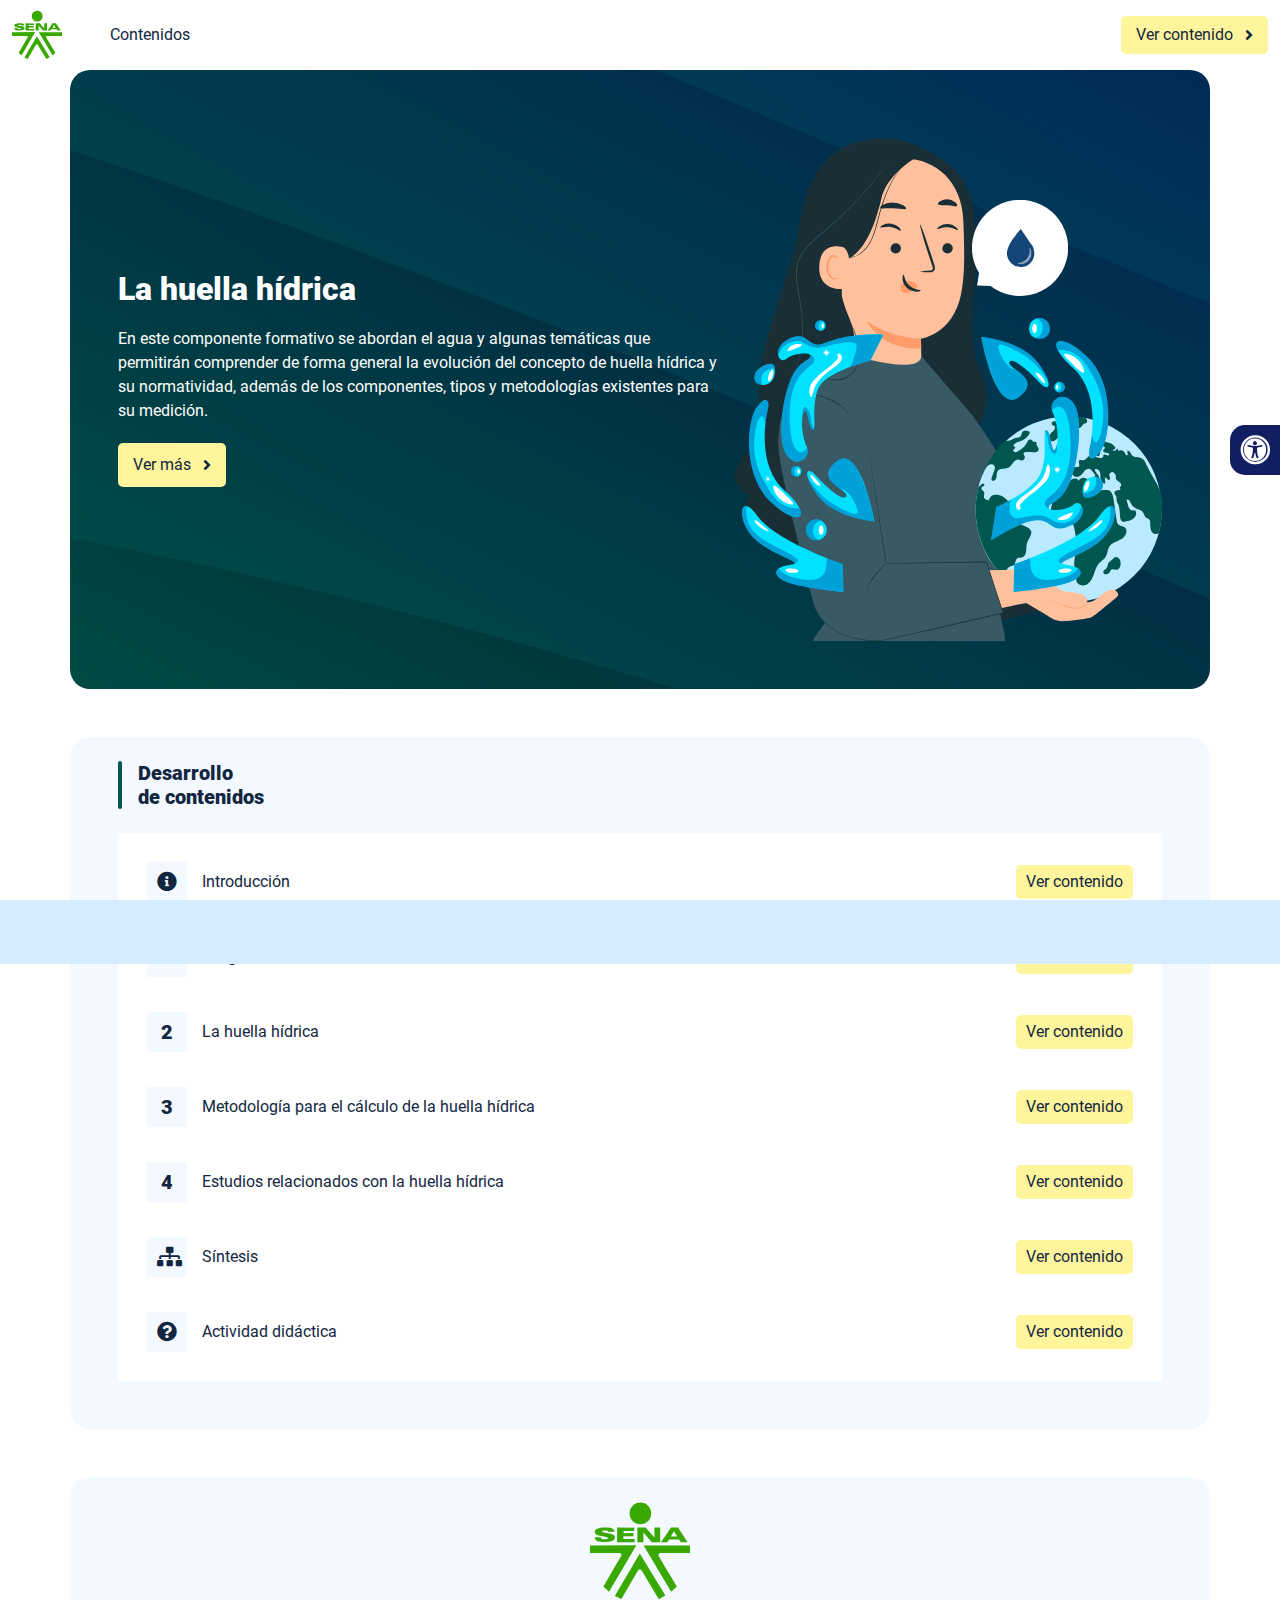
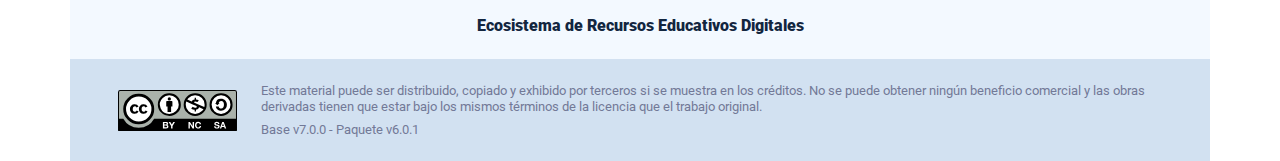
<file: index.html>
<!DOCTYPE html><html lang=""><head><meta charset="utf-8"><meta http-equiv="X-UA-Compatible" content="IE=edge"><meta name="viewport" content="width=device-width,initial-scale=1"><link rel="icon" href="favicon.ico"><title>La huella hídrica</title><link href="css/chunk-0c047e41.3babef71.css" rel="prefetch"><link href="css/chunk-25b302c8.3babef71.css" rel="prefetch"><link href="css/chunk-26fc7596.3babef71.css" rel="prefetch"><link href="css/chunk-2d2747e2.3babef71.css" rel="prefetch"><link href="css/chunk-32334cb6.3babef71.css" rel="prefetch"><link href="css/chunk-3c57cd7b.3babef71.css" rel="prefetch"><link href="css/chunk-4f2d402a.3babef71.css" rel="prefetch"><link href="css/chunk-515a8379.5eea9c77.css" rel="prefetch"><link href="css/chunk-59974754.2cd5299a.css" rel="prefetch"><link href="css/chunk-60cbc06b.09438581.css" rel="prefetch"><link href="css/chunk-6e1e538a.3ba0a060.css" rel="prefetch"><link href="css/chunk-766a929b.967e0935.css" rel="prefetch"><link href="css/chunk-f2df7d2c.3babef71.css" rel="prefetch"><link href="css/comple.1fe0e864.css" rel="prefetch"><link href="css/creditos.32cc6207.css" rel="prefetch"><link href="css/glosario.5565c2bb.css" rel="prefetch"><link href="css/referencias.fc350486.css" rel="prefetch"><link href="js/actividad.0f079621.js" rel="prefetch"><link href="js/chunk-0206bfa0.fbcb801b.js" rel="prefetch"><link href="js/chunk-0c047e41.c93e636b.js" rel="prefetch"><link href="js/chunk-13a6037e.47d7da63.js" rel="prefetch"><link href="js/chunk-18f95272.8cc31be1.js" rel="prefetch"><link href="js/chunk-25b302c8.e4a9087b.js" rel="prefetch"><link href="js/chunk-26fc7596.eba76383.js" rel="prefetch"><link href="js/chunk-2c06842c.ee78365c.js" rel="prefetch"><link href="js/chunk-2d0c5615.d7c7fea3.js" rel="prefetch"><link href="js/chunk-2d0e96ec.6332f6f8.js" rel="prefetch"><link href="js/chunk-2d208d90.440b5e7e.js" rel="prefetch"><link href="js/chunk-2d21d0e2.d061f3e9.js" rel="prefetch"><link href="js/chunk-2d22c123.4eaafe36.js" rel="prefetch"><link href="js/chunk-2d2747e2.92eb3dc5.js" rel="prefetch"><link href="js/chunk-2e80bb9a.f5f91733.js" rel="prefetch"><link href="js/chunk-319206de.3faa5257.js" rel="prefetch"><link href="js/chunk-32334cb6.e4cb5e8f.js" rel="prefetch"><link href="js/chunk-36769079.00cac6ab.js" rel="prefetch"><link href="js/chunk-3c57cd7b.25993372.js" rel="prefetch"><link href="js/chunk-4cdd78c0.be97f210.js" rel="prefetch"><link href="js/chunk-4f2d402a.8e19b5a7.js" rel="prefetch"><link href="js/chunk-515a8379.1a9ac9f5.js" rel="prefetch"><link href="js/chunk-53ccb27e.a4d1166c.js" rel="prefetch"><link href="js/chunk-55d286b8.5f60a1a0.js" rel="prefetch"><link href="js/chunk-59974754.c8c954a2.js" rel="prefetch"><link href="js/chunk-60cbc06b.e2d94f73.js" rel="prefetch"><link href="js/chunk-659152b8.d4cd6718.js" rel="prefetch"><link href="js/chunk-6e1e538a.d5b7f1d6.js" rel="prefetch"><link href="js/chunk-766a929b.3e7bd3ca.js" rel="prefetch"><link href="js/chunk-c796899c.702a4d0c.js" rel="prefetch"><link href="js/chunk-e8a7823a.78e05249.js" rel="prefetch"><link href="js/chunk-f2df7d2c.213e5ca0.js" rel="prefetch"><link href="js/chunk-fde47172.1e5f4771.js" rel="prefetch"><link href="js/comple.7ed83876.js" rel="prefetch"><link href="js/creditos.903a22f5.js" rel="prefetch"><link href="js/glosario.79a32855.js" rel="prefetch"><link href="js/intro.d54a7785.js" rel="prefetch"><link href="js/referencias.b90d7501.js" rel="prefetch"><link href="js/sintesis.dfe7dd25.js" rel="prefetch"><link href="js/tema1.347a7616.js" rel="prefetch"><link href="js/tema2.4d00d91b.js" rel="prefetch"><link href="js/tema3.255cd4fe.js" rel="prefetch"><link href="js/tema4.04d25011.js" rel="prefetch"><link href="css/app.8b24e197.css" rel="preload" as="style"><link href="css/chunk-vendors.9f0ed03b.css" rel="preload" as="style"><link href="js/app.4d5cd880.js" rel="preload" as="script"><link href="js/chunk-vendors.0be79403.js" rel="preload" as="script"><link href="css/chunk-vendors.9f0ed03b.css" rel="stylesheet"><link href="css/app.8b24e197.css" rel="stylesheet"></head><body><noscript><strong>We're sorry but La huella hídrica doesn't work properly without JavaScript enabled. Please enable it to continue.</strong></noscript><div id="app"></div><script src="js/chunk-vendors.0be79403.js"></script><script src="js/app.4d5cd880.js"></script></body></html>
</file>
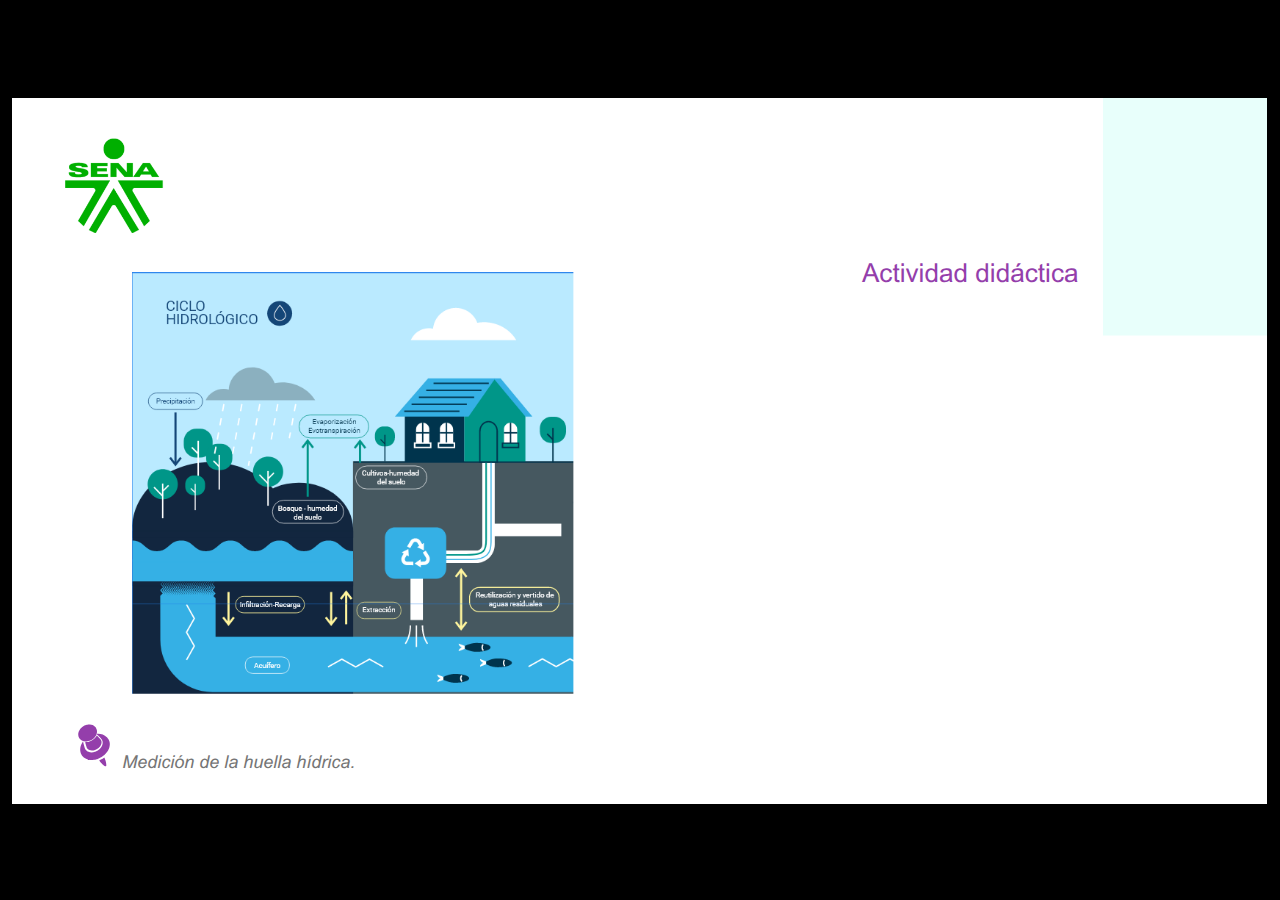
<file: actividades/story.html>
﻿<!doctype html>
<html lang="es">
<head>
  <meta charset="utf-8">
  <!-- Creado con Storyline 360 - http://www.articulate.com  -->
  <!-- version: 3.76.30446.0 -->
  <title>Actividad did&#225;ctica</title>
  <meta http-equiv="x-ua-compatible" content="IE=edge"/>
  <meta name="viewport" content="width=device-width,initial-scale=1,user-scalable=no,shrink-to-fit=no,minimal-ui"/>
  <meta name="apple-mobile-web-app-capable" content="yes"/>
  <style>
    html, body { height: 100%; padding: 0; margin: 0 }
    #app { height: 100%; width: 100%; }
  </style>

  <script>
    window.DS = {};
    window.globals = {
      DATA_PATH_BASE: '',
      HAS_FRAME: true,
      HAS_SLIDE: true,

      lmsPresent: false,
      tinCanPresent: false,
      cmi5Present: false,
      aoSupport: false,
      scale: 'show all',
      captureRc: false,
      browserSize: 'optimal',
      bgColor: '#000000',
      features: 'AccessibleVideo,ConnectionMessages,DropIn1,FullScreenToggle,InsertSvgPicture,LayerPresentAsDialog,MultipleQuizTracking,PlayerSpeedControl,StreamingVideo,UpdatedThemeEditor,UseAudioElement,VideoTranscripts',
      themeName: 'classic',
      preloaderColor: '#FFFFFF',
      suppressAnalytics: false,
      productChannel: 'stable',
      publishSource: 'storyline',
      aid: 'aid|5304b41d-7af7-4125-b8d1-83eb222823e2',
      cid: '4a289d25-648b-4d9f-bb39-c3462a86e2ea',
      playerVersion: '3.76.30446.0',
      publishTimestamp: '2023-09-08T16:01:11.0697204Z',
      maxIosVideoElements: 10,
      connectionSettings: { mode: 'disabled' },

      
      parseParams: function(qs) {
        if (window.globals.parsedParams != null) {
          return window.globals.parsedParams;
        }
        qs = (qs || window.location.search.substr(1)).split('+').join(' ');
        var params = {},
            tokens,
            re = /[?&]?([^=]+)=([^&]*)/g;

        while (tokens = re.exec(qs)) {
          params[decodeURIComponent(tokens[1]).trim()] =
            decodeURIComponent(tokens[2]).trim();
        }
        window.globals.parsedParams = params;
        return params;
      }

    };
  </script>
  <script>
    var isIe11 = ('ActiveXObject' in window || window.MSBlobBuilder != null)
      && window.msCrypto != null && !window.ActiveXObject;
    if (isIe11) {
      window.globals.unsupportedBrowser = true;
      document.write(atob('[base64]'));
    }
  </script>
  
  <script>window.THREE = { };</script>
  
</head>
<body style="background: #000000" class="cs-HTML theme-classic">
  <!-- 360 -->
  <script>!function(){var e,i=/iPhone/i,o=/iPod/i,n=/iPad/i,t=/\biOS-universal(?:.+)Mac\b/i,r=/\bAndroid(?:.+)Mobile\b/i,a=/Android/i,d=/(?:SD4930UR|\bSilk(?:.+)Mobile\b)/i,p=/Silk/i,l=/Windows Phone/i,u=/\bWindows(?:.+)ARM\b/i,b=/BlackBerry/i,s=/BB10/i,c=/Opera Mini/i,f=/\b(CriOS|Chrome)(?:.+)Mobile/i,h=/Mobile(?:.+)Firefox\b/i,v=function(e){return void 0!==e&&"MacIntel"===e.platform&&"number"==typeof e.maxTouchPoints&&e.maxTouchPoints>1&&"undefined"==typeof MSStream};e=function(e){var m={userAgent:"",platform:"",maxTouchPoints:0};e||"undefined"==typeof navigator?"string"==typeof e?m.userAgent=e:e&&e.userAgent&&(m={userAgent:e.userAgent,platform:e.platform,maxTouchPoints:e.maxTouchPoints||0}):m={userAgent:navigator.userAgent,platform:navigator.platform,maxTouchPoints:navigator.maxTouchPoints||0};var g=m.userAgent,y=g.split("[FBAN");void 0!==y[1]&&(g=y[0]),void 0!==(y=g.split("Twitter"))[1]&&(g=y[0]);var A=function(e){return function(i){return i.test(e)}}(g),w={apple:{phone:A(i)&&!A(l),ipod:A(o),tablet:!A(i)&&(A(n)||v(m))&&!A(l),universal:A(t),device:(A(i)||A(o)||A(n)||A(t)||v(m))&&!A(l)},amazon:{phone:A(d),tablet:!A(d)&&A(p),device:A(d)||A(p)},android:{phone:!A(l)&&A(d)||!A(l)&&A(r),tablet:!A(l)&&!A(d)&&!A(r)&&(A(p)||A(a)),device:!A(l)&&(A(d)||A(p)||A(r)||A(a))||A(/\bokhttp\b/i)},windows:{phone:A(l),tablet:A(u),device:A(l)||A(u)},other:{blackberry:A(b),blackberry10:A(s),opera:A(c),firefox:A(h),chrome:A(f),device:A(b)||A(s)||A(c)||A(h)||A(f)},any:!1,phone:!1,tablet:!1};return w.any=w.apple.device||w.android.device||w.windows.device||w.other.device,w.phone=w.apple.phone||w.android.phone||w.windows.phone,w.tablet=w.apple.tablet||w.android.tablet||w.windows.tablet,w}(),"object"==typeof exports&&"undefined"!=typeof module?module.exports=e:"function"==typeof define&&define.amd?define((function(){return e})):this.isMobile=e}();
    window.isMobile.apple.tablet = window.isMobile.apple.tablet ||
      (navigator.platform === 'MacIntel' && navigator.maxTouchPoints > 1);
    window.isMobile.apple.device = window.isMobile.apple.device || window.isMobile.apple.tablet;
    window.isMobile.tablet = window.isMobile.tablet || window.isMobile.apple.tablet;
    window.isMobile.any = window.isMobile.any || window.isMobile.apple.tablet;
  </script>

  <div id="focus-sink" tabindex="-1"></div>

  <div id="preso"></div>
  <script>
    (function() {

      var classTypes = [ 'desktop', 'mobile', 'phone', 'tablet' ];

      var addDeviceClasses = function(prefix, testObj) {
        var curr, i;
        for (i = 0; i < classTypes.length; i++) {
          curr = classTypes[i];
          if (testObj[curr]) {
            document.body.classList.add(prefix + curr);
          }
        }
      };

      var params = window.globals.parseParams(),
          isDevicePreview = params.devicepreview === '1',
          isPhoneOverride = params.deviceType === 'phone' || (isDevicePreview && params.phone == '1'),
          isTabletOverride = (params.deviceType === 'tablet' || isDevicePreview) && !isPhoneOverride,
          isMobileOverride = isPhoneOverride || isTabletOverride;

      var deviceView = {
        desktop: !window.isMobile.any && !isMobileOverride,
        mobile: window.isMobile.any || isMobileOverride,
        phone: isPhoneOverride || (window.isMobile.phone && !isTabletOverride),
        tablet: isTabletOverride || window.isMobile.tablet
      };

      window.globals.deviceView = deviceView;
      window.isMobile.desktop = !window.isMobile.any;
      window.isMobile.mobile = window.isMobile.any;

      addDeviceClasses('view-', deviceView);

    })();
  </script>
  
  <script src='story_content/user.js' type=text/javascript></script>
  <div class="slide-loader"></div>

  <script>
    if (window.globals.deviceView.isMobile) { var doc = document, loader = doc.body.querySelector('.slide-loader'); [ 1, 2, 3 ].forEach(function(n) { var d = doc.createElement('div'); d.style.backgroundColor = window.globals.preloaderColor; d.classList.add('mobile-loader-dot'); d.classList.add('dot' + n); loader.appendChild(d); }); }
  </script>

  <div class="mobile-load-title-overlay" style="display: none">
    <div class="mobile-load-title">Actividad did&#225;ctica</div>
  </div>

  <div class="mobile-chrome-warning"></div>

  
<style>
  .warn-connection-dialog {
    display: none;
    background: transparent;
    pointer-events: none;
    position: fixed;
    left: 0;
    top: 0;
    width: 100%;
    height: 100%;
    z-index: 999;
  }

  .warn-connection-content {
    border-radius: 4px;
    background: white;
    border: 1px solid #E7E7E7;
    color: #333333;
    box-shadow: 0 2px 4px rgba(0, 0, 0, 0.25);
    transition: all 150ms ease-out;
    position: absolute;
    white-space: nowrap;
  }

  .view-phone.is-landscape .warn-connection-content {
    left: 23px;
    bottom: 23px;
  }

  .view-tablet.is-landscape .warn-connection-content {
    left: 50%;
    top: 20px;
    transform: translateX(-50%);
  }

  .is-portrait .warn-connection-content {
    transform: translate(-50%, calc(-100% - 15px));
  }

  .warn-connection-content p {
    display: inline-block;
    margin: 0 8px 0 0;
    line-height: 33px;
    font-size: 11px;
  }

  .warn-connection-content svg {
    position: relative;
    vertical-align: middle;
    margin: 0 2px 2px 8px;
  }

  .view-desktop .warn-connection-content {
    left: 1.5em;
    bottom: 1.5em;
  }

  .view-desktop .warn-connection-content p {
    font-size: 1.1em;
  }

  .is-offline .warn-connection-dialog {
    display: block;
  }

  .is-offline .cs-panel * {
    pointer-events: none !important;
  }

  .is-offline .cs-panel {
    pointer-events: all !important;
  }

  .is-offline #nav-controls * {
    pointer-events: none !important;
  }

  .is-offline #nav-controls {
    pointer-events: all !important;
  }
</style>

<div class="warn-connection-dialog">
  <div class="warn-connection-content">
    <svg width="17" height="15" viewBox="0 0 17 15" xmlns="http://www.w3.org/2000/svg">
      <path fill="#8F0000" stroke="white" d="M16.07,12.98 L15.88,12.23 L9.51,1.21 C8.97,0.26,7.6,0.26,7.06,1.21 L0.69,12.23 C0.15,13.16,0.81,14.36,1.91,14.36 H14.65 C15.47,14.36,16.05,13.7,16.07,12.98 Z"/>
      <path fill="white" stroke="white" d="M8.58,5.5 C8.35,5.28,8.5,5.35,8.21,5.32 C8.09,5.35,7.97,5.49,7.96,5.67 C7.97,5.79,7.98,5.92,7.98,6.04 L7.98,6.04 C7.99,6.17,8,6.31,8.01,6.43 L8.01,6.44 C8.03,6.92,8.06,7.41,8.09,7.9 L8.09,7.9 C8.12,8.39,8.14,8.88,8.17,9.37 C8.17,9.39,8.18,9.42,8.2,9.44 C8.23,9.46,8.25,9.47,8.28,9.47 C8.31,9.47,8.34,9.46,8.35,9.44 C8.37,9.43,8.38,9.4,8.39,9.35 L8.39,9.34 C8.39,9.24,8.4,9.15,8.4,9.05 L8.4,9.05 C8.41,8.96,8.41,8.86,8.42,8.75 C8.43,8.44,8.45,8.12,8.47,7.81 L8.47,7.81 C8.49,7.49,8.51,7.18,8.53,6.87 C8.55,6.46,8.56,6.05,8.59,5.64 L8.6,5.62 C8.6,5.57,8.59,5.53,8.58,5.5 L8.21,5.32 Z"/>
      <circle fill="white" stroke="white" cx="8.3" cy="11.35" r="0.3"/>
    </svg>
    <p>You are offline. Trying to reconnect...</p>
  </div>
</div>

<script>
  (function() {
    window.DS.connection = {
      warningShown: false,
      assets: {},
      loadingAssetGroup: false,
      retryDelay: 500
    };

    var connectionSettings = window.globals.connectionSettings || {};

    // The `window.globals.features` variable must be set in `webpack.dev.config` when testing locally - it is not enough
    // to have it in the data - but it must be set there as well.
    var useConnectionMessages = window.AbortController != null &&
      window.location.protocol != 'file:' &&
      window.globals.features.indexOf('ConnectionMessages') != -1 &&
      connectionSettings.mode === 'normal';

    window.DS.connection.useConnectionMessages = useConnectionMessages

    var assetCount = 0;
    var checkLoadedId;


    if (useConnectionMessages && connectionSettings != null) {
      var contentEl = document.querySelector('.warn-connection-content');
      var messageEl = contentEl.querySelector('p')

      if (connectionSettings.useDarkTheme) {
        contentEl.style.borderColor = '#BABBBA';
        contentEl.style.backgroundColor = '#282828';
        contentEl.style.color = '#FFFFFF';
      }

      if (connectionSettings.message != null) {
        messageEl.textContent = window.decodeURIComponent(connectionSettings.message);
      }
    }

    function checkAssetsReady() {
      for (var i in DS.connection.assets) {
        if (!DS.connection.assets[i].success) {
          return false;
        }
      }
      return true;
    }

    function stopAssetGroup() {
      if (!useConnectionMessages) { return; }

      assetCount = 0;

      DS.connection.oldAssetGroup = DS.connection.assets;
      DS.connection.assets = {};
      DS.connection.loadingAssetGroup = false;
      clearInterval(checkLoadedId);
    }

    function startAssetGroup() {
      if (!useConnectionMessages) { return; }
      var ticks = 0;
      clearInterval(checkLoadedId);
      checkLoadedId = setInterval(function() {
        var loaded = 0;
        if (assetCount === 0 && loaded === 0) {
          clearInterval(checkLoadedId);
          return;
        }

        for (var i in DS.connection.assets) {
          if (DS.connection.assets[i].success) {
            loaded++;
          }
        }

        if (assetCount === loaded && checkAssetsReady()) {
          for (var i in DS.connection.assets) {
            if (DS.connection.assets[i].action) {
              DS.connection.assets[i].action();
            }
          }
          hideWarning();
          stopAssetGroup();
        }
      }, 100)
    }

    function requiredAsset(url, action, retry, type) {
      if (!useConnectionMessages) { return; }
      if (DS.connection.assets[url]) { return; }

      DS.connection.assets[url] = {
        success: false, action: action, retry: retry, type: type
      };
      assetCount = Object.keys(DS.connection.assets).length;
      if (!DS.connection.loadingAssetGroup) {
        startAssetGroup();
      }
      DS.connection.loadingAssetGroup = true;
    }

    function assetLoaded(url) {
      if (!useConnectionMessages) { return; }
      if (DS.connection.assets[url]) {
        DS.connection.assets[url].success = true;
      }
    }

    function assetFailed(url) {
      if (!useConnectionMessages) { return; }
      if (!DS.connection.assets[url]) {
        if (/\.js$/.test(url)) {
          setTimeout(function() {
            if (DS.connection.lastSlideLoaded != null) {
              DS.connection.lastSlideLoaded();
            }
          }, DS.connection.retryDelay);
        }
        return;
      }
      if (!DS.connection.warningShown) { showWarning(); }
      if (DS.connection.assets[url].retry) {
        setTimeout(function() {
          if (!DS.connection.assets[url].success) {
            DS.connection.assets[url].retry()
          }
        }, DS.connection.retryDelay);
      }
    }

    function hideWarning() {
      document.body.classList.remove('is-offline');
      DS.connection.warningShown = false;
    }
    DS.connection.hideWarning = hideWarning

    function showWarning(btn) {
      document.body.classList.add('is-offline')
      DS.connection.warningShown = true;
      updateWarningPosition();
    }

    function updateWarningPosition() {
      if (!DS.connection.warningShown) {
        return;
      }

      var isPortrait = document.body.classList.contains('is-portrait');
      var warningEl = document.querySelector('.warn-connection-content');

      if (isPortrait) {
        var slide = document.querySelector('.primary-slide');
        var slideRect = slide.getBoundingClientRect();

        warningEl.style.top = `${slideRect.top}px`
        warningEl.style.left = `${slideRect.left + slideRect.width / 2}px`
      } else {
        warningEl.style.top = null;
        warningEl.style.left = null;
      }

      window.requestAnimationFrame(updateWarningPosition);
    }

    // these will all be noops if the feature flag isn't set in
    // the data and `window.globals.features`
    DS.connection.requiredAsset = requiredAsset;
    DS.connection.assetLoaded = assetLoaded;
    DS.connection.assetFailed = assetFailed;
    DS.connection.stopAssetGroup = stopAssetGroup;
    DS.connection.startAssetGroup = startAssetGroup;
  })();
</script>


  <script>
    
    if (window.autoSpider && window.vInterfaceObject) {
      document.querySelector('.mobile-load-title-overlay').style.display = 'none';
    }
  </script>

  

  <link rel="stylesheet" href="html5/data/css/output.min.css" data-noprefix/>
</body>
<script src="html5/lib/scripts/bootstrapper.min.js"></script>
</html>
</file>
<file: css/chunk-0c047e41.3babef71.css>
.actividad[data-v-22adfd6b]{background-color:#f2f2f2}.horizontal-scroll__wrapper[data-v-22adfd6b]{overflow:hidden}.horizontal-scroll[data-v-22adfd6b]{display:flex;transition:transform .5s ease-in-out;align-items:center;flex-wrap:nowrap}.horizontal-scroll[data-v-22adfd6b]:not(.row){width:100%}.horizontal-scroll--item-fw[data-v-22adfd6b]>div{flex-grow:0;flex-shrink:0;width:100%;margin:0!important}
</file>
<file: css/chunk-25b302c8.3babef71.css>
.actividad[data-v-22adfd6b]{background-color:#f2f2f2}.horizontal-scroll__wrapper[data-v-22adfd6b]{overflow:hidden}.horizontal-scroll[data-v-22adfd6b]{display:flex;transition:transform .5s ease-in-out;align-items:center;flex-wrap:nowrap}.horizontal-scroll[data-v-22adfd6b]:not(.row){width:100%}.horizontal-scroll--item-fw[data-v-22adfd6b]>div{flex-grow:0;flex-shrink:0;width:100%;margin:0!important}
</file>
<file: css/chunk-26fc7596.3babef71.css>
.actividad[data-v-22adfd6b]{background-color:#f2f2f2}.horizontal-scroll__wrapper[data-v-22adfd6b]{overflow:hidden}.horizontal-scroll[data-v-22adfd6b]{display:flex;transition:transform .5s ease-in-out;align-items:center;flex-wrap:nowrap}.horizontal-scroll[data-v-22adfd6b]:not(.row){width:100%}.horizontal-scroll--item-fw[data-v-22adfd6b]>div{flex-grow:0;flex-shrink:0;width:100%;margin:0!important}
</file>
<file: css/chunk-2d2747e2.3babef71.css>
.actividad[data-v-22adfd6b]{background-color:#f2f2f2}.horizontal-scroll__wrapper[data-v-22adfd6b]{overflow:hidden}.horizontal-scroll[data-v-22adfd6b]{display:flex;transition:transform .5s ease-in-out;align-items:center;flex-wrap:nowrap}.horizontal-scroll[data-v-22adfd6b]:not(.row){width:100%}.horizontal-scroll--item-fw[data-v-22adfd6b]>div{flex-grow:0;flex-shrink:0;width:100%;margin:0!important}
</file>
<file: css/chunk-32334cb6.3babef71.css>
.actividad[data-v-22adfd6b]{background-color:#f2f2f2}.horizontal-scroll__wrapper[data-v-22adfd6b]{overflow:hidden}.horizontal-scroll[data-v-22adfd6b]{display:flex;transition:transform .5s ease-in-out;align-items:center;flex-wrap:nowrap}.horizontal-scroll[data-v-22adfd6b]:not(.row){width:100%}.horizontal-scroll--item-fw[data-v-22adfd6b]>div{flex-grow:0;flex-shrink:0;width:100%;margin:0!important}
</file>
<file: css/chunk-3c57cd7b.3babef71.css>
.actividad[data-v-22adfd6b]{background-color:#f2f2f2}.horizontal-scroll__wrapper[data-v-22adfd6b]{overflow:hidden}.horizontal-scroll[data-v-22adfd6b]{display:flex;transition:transform .5s ease-in-out;align-items:center;flex-wrap:nowrap}.horizontal-scroll[data-v-22adfd6b]:not(.row){width:100%}.horizontal-scroll--item-fw[data-v-22adfd6b]>div{flex-grow:0;flex-shrink:0;width:100%;margin:0!important}
</file>
<file: css/chunk-4f2d402a.3babef71.css>
.actividad[data-v-22adfd6b]{background-color:#f2f2f2}.horizontal-scroll__wrapper[data-v-22adfd6b]{overflow:hidden}.horizontal-scroll[data-v-22adfd6b]{display:flex;transition:transform .5s ease-in-out;align-items:center;flex-wrap:nowrap}.horizontal-scroll[data-v-22adfd6b]:not(.row){width:100%}.horizontal-scroll--item-fw[data-v-22adfd6b]>div{flex-grow:0;flex-shrink:0;width:100%;margin:0!important}
</file>
<file: css/chunk-515a8379.5eea9c77.css>
.actividad{background-color:#f2f2f2}.banner-interno{position:relative}.banner-interno__fondo{position:absolute;top:0;bottom:-50px;left:0;right:0;background-color:#144677;background-size:cover;background-position:50%}.banner-interno__titulo{display:flex;align-items:center}.banner-interno__titulo__icono{display:block;width:32px;height:32px;border-radius:50%;background-color:#fff;position:relative}.banner-interno__titulo__icono i{color:#144677;position:absolute;left:50%;top:50%;transform:translate(-50%,-50%)}.banner-interno__titulo h1,.banner-interno__titulo h2,.banner-interno__titulo h3,.banner-interno__titulo h4,.banner-interno__titulo h5,.banner-interno__titulo h6{color:#fff;line-height:1.1em}
</file>
<file: css/chunk-59974754.2cd5299a.css>
.actividad{background-color:#f2f2f2}.aside-menu{position:fixed;top:70px;min-height:calc(100vh - 70px);max-height:calc(100vh - 70px);background-color:#f3f9ff;transition:flex .5s ease-in-out,width .5s ease-in-out;overflow-x:hidden;z-index:100001;width:300px}.aside-menu__black-background{position:fixed;inset:0;top:70px;background:rgba(0,0,0,.8);cursor:pointer}.aside-menu a{color:#111e61}.aside-menu__content{width:300px;display:flex;flex-direction:column;justify-content:space-between;min-height:calc(100vh - 70px);max-height:calc(100vh - 70px);border-right:1px solid #d8ecff;position:absolute;background:#fff}@media (max-height:800px){.aside-menu__content{min-height:800px;max-height:800px;overflow-y:auto}}.aside-menu__header{padding:10px;text-align:center;background-color:#d8ecff}.aside-menu__header h4{margin:0}.aside-menu__menu{overflow-y:auto;flex-grow:1;list-style:none;padding-left:0;margin-bottom:0}.aside-menu__menu__item--active .aside-menu__menu__item__lnk,.aside-menu__menu__item--active .aside-menu__sec-menu__item__lnk{background-color:#d8ecff;font-weight:700}.aside-menu__menu__item--sub-menu:hover,.aside-menu__menu__item:hover,.aside-menu__sec-menu__item:hover{background-color:#d8ecff}.aside-menu__menu__item--sub-menu{padding-left:10px}.aside-menu__menu__item--sub-menu--active .aside-menu__menu__item__lnk,.aside-menu__menu__item--sub-menu--active .aside-menu__sec-menu__item__lnk{background-color:#d8ecff;font-weight:700;position:relative}.aside-menu__menu__item--sub-menu--active .aside-menu__menu__item__lnk:before,.aside-menu__menu__item--sub-menu--active .aside-menu__sec-menu__item__lnk:before{content:"";display:block;position:absolute;left:0;bottom:0;top:0;width:4px;border-radius:2px;background-color:#00574f}.aside-menu__menu__item__lnk,.aside-menu__sec-menu__item__lnk{display:flex;align-items:center;padding:10px 15px;line-height:1.1em}.aside-menu__menu__item__lnk i,.aside-menu__menu__item__lnk span,.aside-menu__sec-menu__item__lnk i,.aside-menu__sec-menu__item__lnk span{margin-right:10px}.aside-menu__menu__item__lnk i:last-child,.aside-menu__menu__item__lnk span:last-child,.aside-menu__sec-menu__item__lnk i:last-child,.aside-menu__sec-menu__item__lnk span:last-child{margin-right:0}.aside-menu__sec-menu{background-color:#d8ecff;padding:10px 0;flex-shrink:0;margin-bottom:0}.aside-menu__sec-menu__item{padding:10px 15px}.aside-menu__sec-menu__item__lnk{padding:0;border-radius:1em}.aside-menu__sec-menu__item__lnk i{display:block;width:2em;height:2em;padding:.5em 0;text-align:center;background-color:#fff;border-radius:50%}.aside-menu__sec-menu__item__lnk:hover{background-color:#fff}@media (max-width:576px){.aside-menu__sec-menu{padding-bottom:110px}}.main-menu-enter-active{animation:main-menu-open-animation .3s}.main-menu-enter-active .aside-menu__black-background{animation:main-menu-background-animation .3s}.main-menu-leave-active{animation:main-menu-open-animation .3s reverse}.main-menu-leave-active .aside-menu__black-background{animation:main-menu-background-animation .3s reverse}@keyframes main-menu-open-animation{0%{width:0}to{width:300px}}@keyframes main-menu-background-animation{0%{opacity:0}to{opacity:1}}
</file>
<file: css/chunk-60cbc06b.09438581.css>
.actividad[data-v-7e5a4120]{background-color:#f2f2f2}.header[data-v-7e5a4120]{position:sticky;top:0;padding-top:10px;padding-bottom:10px;background-color:#fff;z-index:10010;line-height:1.1em}.header__logo[data-v-7e5a4120]{width:50px}@media (max-width:576px){.header__componente-formativo[data-v-7e5a4120]{font-size:.8em}}.header__menu[data-v-7e5a4120]{cursor:pointer}.header__menu span[data-v-7e5a4120]{font-size:.7em;display:block;line-height:1em;text-align:center;color:#111e61}.header__menu__btn[data-v-7e5a4120]{width:30px;height:30px;position:relative;margin-bottom:4px}.header__menu__btn .line-1[data-v-7e5a4120],.header__menu__btn .line-2[data-v-7e5a4120],.header__menu__btn .line-3[data-v-7e5a4120]{height:4px;width:30px;background-color:#111e61;transform-origin:center center;position:absolute;left:0;border-radius:2px}.header__menu__btn .line-1[data-v-7e5a4120]{top:4px;animation:line-1-inactive-data-v-7e5a4120 .5s ease-in-out forwards}.header__menu__btn .line-2[data-v-7e5a4120]{top:13px;animation:line-2-inactive-data-v-7e5a4120 .5s ease-in-out forwards}.header__menu__btn .line-3[data-v-7e5a4120]{top:22px;animation:line-3-inactive-data-v-7e5a4120 .5s ease-in-out forwards}.header__menu__btn[data-v-7e5a4120]:hover{cursor:pointer}.header__menu__btn--open .line-1[data-v-7e5a4120]{animation:line-1-active-data-v-7e5a4120 .5s ease-in-out forwards}.header__menu__btn--open .line-2[data-v-7e5a4120]{animation:line-2-active-data-v-7e5a4120 .5s ease-in-out forwards}.header__menu__btn--open .line-3[data-v-7e5a4120]{animation:line-3-active-data-v-7e5a4120 .5s ease-in-out forwards}@keyframes line-1-active-data-v-7e5a4120{0%{transform:translate(0) rotate(0)}50%{transform:translateY(9px) rotate(0)}to{transform:translateY(9px) rotate(45deg)}}@keyframes line-2-active-data-v-7e5a4120{0%{transform:scale(1)}to{transform:scale(0)}}@keyframes line-3-active-data-v-7e5a4120{0%{transform:translate(0) rotate(0)}50%{transform:translateY(-9px) rotate(0)}to{transform:translateY(-9px) rotate(-45deg)}}@keyframes line-1-inactive-data-v-7e5a4120{0%{transform:translateY(9px) rotate(45deg)}50%{transform:translateY(9px) rotate(0)}to{transform:translate(0) rotate(0)}}@keyframes line-2-inactive-data-v-7e5a4120{0%{transform:scale(0)}to{transform:scale(1)}}@keyframes line-3-inactive-data-v-7e5a4120{0%{transform:translateY(-9px) rotate(-45deg)}50%{transform:translateY(-9px) rotate(0)}to{transform:translate(0) rotate(0)}}
</file>
<file: css/chunk-6e1e538a.3ba0a060.css>
.actividad[data-v-4f6b7c58]{background-color:#f2f2f2}.accesibilidad[data-v-4f6b7c58]{position:fixed;right:0;top:50vh;height:50px;background-color:#111e61;border-top-left-radius:15px;border-bottom-left-radius:15px;transform:translateY(-50%) translateX(100%) translateX(-50px);overflow:hidden;transition:transform .3s ease-in-out,height .3s ease-in-out}.accesibilidad[data-v-4f6b7c58]:hover{transform:translateY(-50%) translateX(0);height:12.75rem}.accesibilidad [data-v-4f6b7c58]{color:#fff}.accesibilidad__menu__content .accesibilidad__menu__item[data-v-4f6b7c58]{cursor:pointer}.accesibilidad__menu__content .accesibilidad__menu__item[data-v-4f6b7c58]:hover{background-color:#273685}.accesibilidad__menu__content .accesibilidad__menu__item[data-v-4f6b7c58]:last-child{border:none}.accesibilidad__menu__item[data-v-4f6b7c58]{display:flex;align-items:center;padding:10px;border-bottom:1px solid #273685;line-height:1em;-moz-user-select:none;user-select:none}.accesibilidad__menu i[data-v-4f6b7c58]{font-size:30px;font-style:normal;margin-right:10px;line-height:1em}.accesibilidad__menu img[data-v-4f6b7c58]{width:30px;margin-right:10px}
</file>
<file: css/chunk-766a929b.967e0935.css>
.actividad{background-color:#f2f2f2}.barra-avance{display:flex;align-items:center;justify-content:space-between;position:fixed;bottom:0;left:0;width:100%;padding:10px;background-color:#d8ecff;transition:transform .5s ease-in-out;z-index:100000}.barra-avance__barra{margin:0 20px;flex:1;position:relative;max-width:800px}.barra-avance__barra--amarilla,.barra-avance__barra--blanca{height:4px}.barra-avance__barra--amarilla:after,.barra-avance__barra--amarilla:before,.barra-avance__barra--blanca:after,.barra-avance__barra--blanca:before{content:"";display:block;width:10px;height:10px;border-radius:50%;position:absolute;top:50%}.barra-avance__barra--amarilla:before,.barra-avance__barra--blanca:before{left:0;transform:translate(-50%,-50%)}.barra-avance__barra--amarilla:after,.barra-avance__barra--blanca:after{right:0;transform:translate(50%,-50%)}.barra-avance__barra--blanca{background-color:#fff}.barra-avance__barra--blanca:after,.barra-avance__barra--blanca:before{background-color:#fff}.barra-avance__barra--amarilla{position:absolute;width:100%;top:0;background-color:#fff59d}.barra-avance__barra--amarilla:after,.barra-avance__barra--amarilla:before{background-color:#fff59d}.barra-avance__boton--regresar{background-color:#b0c0d2}.barra-avance__boton--regresar span{color:#111e61!important}.barra-avance__boton--disable{opacity:0;pointer-events:none}.barra-avance--open{transform:translateY(0)}.barra-avance--close{transform:translateY(100%)}
</file>
<file: css/chunk-f2df7d2c.3babef71.css>
.actividad[data-v-22adfd6b]{background-color:#f2f2f2}.horizontal-scroll__wrapper[data-v-22adfd6b]{overflow:hidden}.horizontal-scroll[data-v-22adfd6b]{display:flex;transition:transform .5s ease-in-out;align-items:center;flex-wrap:nowrap}.horizontal-scroll[data-v-22adfd6b]:not(.row){width:100%}.horizontal-scroll--item-fw[data-v-22adfd6b]>div{flex-grow:0;flex-shrink:0;width:100%;margin:0!important}
</file>
<file: css/comple.1fe0e864.css>
.banner-interno{position:relative}.banner-interno__fondo{position:absolute;top:0;bottom:-50px;left:0;right:0;background-color:#144677;background-size:cover;background-position:50%}.banner-interno__titulo{display:flex;align-items:center}.banner-interno__titulo__icono{display:block;width:32px;height:32px;border-radius:50%;background-color:#fff;position:relative}.banner-interno__titulo__icono i{color:#144677;position:absolute;left:50%;top:50%;transform:translate(-50%,-50%)}.banner-interno__titulo h1,.banner-interno__titulo h2,.banner-interno__titulo h3,.banner-interno__titulo h4,.banner-interno__titulo h5,.banner-interno__titulo h6{color:#fff;line-height:1.1em}.actividad{background-color:#f2f2f2}.complementario__enlaces{display:flex;justify-content:center;flex-wrap:wrap}.complementario__enlaces a{margin:0 5px}.complementario__btn{font-size:1.5em;line-height:1em}table{width:calc(100% - 1px);min-width:800px}table thead{background-color:#d8ecff}table thead th{border-color:#d8ecff}table td,table th{padding:25px 20px;text-align:center}
</file>
<file: css/creditos.32cc6207.css>
.banner-interno{position:relative}.banner-interno__fondo{position:absolute;top:0;bottom:-50px;left:0;right:0;background-color:#144677;background-size:cover;background-position:50%}.banner-interno__titulo{display:flex;align-items:center}.banner-interno__titulo__icono{display:block;width:32px;height:32px;border-radius:50%;background-color:#fff;position:relative}.banner-interno__titulo__icono i{color:#144677;position:absolute;left:50%;top:50%;transform:translate(-50%,-50%)}.banner-interno__titulo h1,.banner-interno__titulo h2,.banner-interno__titulo h3,.banner-interno__titulo h4,.banner-interno__titulo h5,.banner-interno__titulo h6{color:#fff;line-height:1.1em}.actividad{background-color:#f2f2f2}.creditos-vista .tarjeta.credito{background-color:#d2e1f1}.creditos{color:#727997;overflow-x:auto}.creditos__item{min-width:490px}.creditos p{line-height:1.3em;margin-bottom:0;color:#727997}.creditos__titulo{font-weight:700;background-color:#d2e1f1;padding:5px 10px;border-top-radius:5px;border-top-left-radius:5px;border-top-right-radius:5px}.creditos table td,.creditos table th{border-color:#d2e1f1}
</file>
<file: css/glosario.5565c2bb.css>
.banner-interno{position:relative}.banner-interno__fondo{position:absolute;top:0;bottom:-50px;left:0;right:0;background-color:#144677;background-size:cover;background-position:50%}.banner-interno__titulo{display:flex;align-items:center}.banner-interno__titulo__icono{display:block;width:32px;height:32px;border-radius:50%;background-color:#fff;position:relative}.banner-interno__titulo__icono i{color:#144677;position:absolute;left:50%;top:50%;transform:translate(-50%,-50%)}.banner-interno__titulo h1,.banner-interno__titulo h2,.banner-interno__titulo h3,.banner-interno__titulo h4,.banner-interno__titulo h5,.banner-interno__titulo h6{color:#fff;line-height:1.1em}.actividad{background-color:#f2f2f2}.glosario__letra-item{display:flex}.glosario__letra-item__texto{padding-top:5px}.glosario__letra-item__letra__icono{width:32px;height:32px;position:relative;line-height:1em;border-radius:50%;background-color:#d2e1f1}.glosario__letra-item__letra__icono span{position:absolute;left:50%;top:50%;transform:translate(-50%,-50%);font-size:1.1em;font-weight:900}
</file>
<file: css/referencias.fc350486.css>
.banner-interno{position:relative}.banner-interno__fondo{position:absolute;top:0;bottom:-50px;left:0;right:0;background-color:#144677;background-size:cover;background-position:50%}.banner-interno__titulo{display:flex;align-items:center}.banner-interno__titulo__icono{display:block;width:32px;height:32px;border-radius:50%;background-color:#fff;position:relative}.banner-interno__titulo__icono i{color:#144677;position:absolute;left:50%;top:50%;transform:translate(-50%,-50%)}.banner-interno__titulo h1,.banner-interno__titulo h2,.banner-interno__titulo h3,.banner-interno__titulo h4,.banner-interno__titulo h5,.banner-interno__titulo h6{color:#fff;line-height:1.1em}.actividad{background-color:#f2f2f2}.referencias__item:last-child hr{display:none}.referencias__item a{color:#2196f3;text-decoration:underline;overflow-wrap:break-word}
</file>
<file: css/app.8b24e197.css>
*{box-sizing:inherit}:after,:before{box-sizing:inherit}html{height:100%;line-height:1.15;box-sizing:border-box;-webkit-font-smoothing:antialiased;-moz-osx-font-smoothing:grayscale;-webkit-text-size-adjust:100%;-ms-text-size-adjust:100%;text-rendering:optimizeLegibility}a,abbr,acronym,address,applet,article,aside,audio,b,big,blockquote,body,canvas,caption,center,cite,code,dd,del,details,dfn,div,dl,dt,em,embed,fieldset,figcaption,figure,footer,form,h1,h2,h3,h4,h5,h6,header,hgroup,html,i,iframe,img,ins,kbd,label,legend,li,mark,menu,nav,object,ol,output,p,pre,q,ruby,s,samp,section,small,span,strike,strong,sub,summary,sup,table,tbody,td,tfoot,th,thead,time,tr,tt,u,ul,var,video{margin:0;padding:0;border:0;outline:0;background:transparent;vertical-align:baseline}article,aside,details,figcaption,figure,footer,header,main,menu,nav,section,summary{display:block}[hidden],template{display:none}hr{box-sizing:content-box;height:0;border-bottom:1px solid #e8e8e8;border-left:0;border-right:0;border-top:0;margin:1.5em 0;overflow:visible}[hidden]{display:none}a{font-family:Roboto,sans-serif;font-size:1em;font-weight:400;text-decoration:none;color:#12263f;background-color:transparent;transition:all .15s ease-in-out;-webkit-text-decoration-skip:objects}a:active,a:hover{outline-width:0}a:active,a:focus,a:hover{color:#000}[type=button],[type=reset],[type=submit],button{-moz-appearance:none;appearance:none;cursor:pointer;display:inline-block;vertical-align:middle;border:0;border-radius:5px;color:#12263f;background-color:#fff59d;font-family:Roboto,sans-serif;font-weight:400;font-size:1em;-webkit-font-smoothing:antialiased;line-height:1em;white-space:nowrap;text-decoration:none;text-transform:none;padding:.75em 1.5em;margin:0;-moz-user-select:none;user-select:none;overflow:visible;transition:background-color .15s ease-in-out}[type=button]:focus,[type=button]:hover,[type=reset]:focus,[type=reset]:hover,[type=submit]:focus,[type=submit]:hover,button:focus,button:hover{background-color:#fff59d;color:#12263f}[type=button]:disabled,[type=reset]:disabled,[type=submit]:disabled,button:disabled{cursor:not-allowed;opacity:.5}[type=button]:disabled:hover,[type=reset]:disabled:hover,[type=submit]:disabled:hover,button:disabled:hover{background-color:#fff59d}input,select,textarea{margin:0;display:block;font-family:Roboto,sans-serif;font-size:16px}input{overflow:visible}[type=color],[type=date],[type=datetime-local],[type=datetime],[type=email],[type=month],[type=number],[type=password],[type=search],[type=tel],[type=text],[type=time],[type=url],[type=week],input:not([type]),select,select[multiple],textarea{background-color:#fff;border:1px solid #e8e8e8;border-radius:5px;box-shadow:inset 0 1px 3px rgba(0,0,0,.06);box-sizing:inherit;margin-bottom:.75em;padding:.5em;transition:border-color .15s ease-in-out;width:100%}[type=color]:hover,[type=date]:hover,[type=datetime-local]:hover,[type=datetime]:hover,[type=email]:hover,[type=month]:hover,[type=number]:hover,[type=password]:hover,[type=search]:hover,[type=tel]:hover,[type=text]:hover,[type=time]:hover,[type=url]:hover,[type=week]:hover,input:not([type]):hover,select:hover,select[multiple]:hover,textarea:hover{border-color:shade(#e8e8e8,20%)}[type=color]:focus,[type=date]:focus,[type=datetime-local]:focus,[type=datetime]:focus,[type=email]:focus,[type=month]:focus,[type=number]:focus,[type=password]:focus,[type=search]:focus,[type=tel]:focus,[type=text]:focus,[type=time]:focus,[type=url]:focus,[type=week]:focus,input:not([type]):focus,select:focus,select[multiple]:focus,textarea:focus{border-color:#00574f;box-shadow:inset 0 1px 3px rgba(0,0,0,.06),0 0 5px rgba(16,57,97,.7);outline:none}[type=color]:disabled,[type=date]:disabled,[type=datetime-local]:disabled,[type=datetime]:disabled,[type=email]:disabled,[type=month]:disabled,[type=number]:disabled,[type=password]:disabled,[type=search]:disabled,[type=tel]:disabled,[type=text]:disabled,[type=time]:disabled,[type=url]:disabled,[type=week]:disabled,input:not([type]):disabled,select:disabled,select[multiple]:disabled,textarea:disabled{background-color:shade(#fff,5%);cursor:not-allowed}[type=color]:disabled:hover,[type=date]:disabled:hover,[type=datetime-local]:disabled:hover,[type=datetime]:disabled:hover,[type=email]:disabled:hover,[type=month]:disabled:hover,[type=number]:disabled:hover,[type=password]:disabled:hover,[type=search]:disabled:hover,[type=tel]:disabled:hover,[type=text]:disabled:hover,[type=time]:disabled:hover,[type=url]:disabled:hover,[type=week]:disabled:hover,input:not([type]):disabled:hover,select:disabled:hover,select[multiple]:disabled:hover,textarea:disabled:hover{border:1px solid #e8e8e8}select{text-transform:none;max-width:100%;border-radius:5px}::-webkit-file-upload-button{background-color:#fff59d;border:none;cursor:pointer;color:#12263f;border-radius:5px;padding:.75em 1.5em}::-webkit-file-upload-button:hover{background-color:#fff59d}optgroup{font-weight:700}fieldset{border:1px solid #e8e8e8;background-color:transparent;padding:1.5em;-webkit-margin-start:0;-webkit-margin-end:0;-webkit-padding-before:1.5em;-webkit-padding-start:1.5em;-webkit-padding-end:1.5em;-webkit-padding-after:1.5em}legend{box-sizing:border-box;color:inherit;display:table;max-width:100%;padding:0;white-space:normal;font-weight:600;-webkit-padding-start:0;-webkit-padding-end:0}label,legend{margin-bottom:.375em}label{display:block;font-size:1em;font-family:Roboto,sans-serif;font-weight:900}textarea{overflow:auto;resize:vertical}[type=checkbox],[type=radio]{box-sizing:border-box;padding:0;display:inline;margin-right:.375em}[type=number]::-webkit-inner-spin-button,[type=number]::-webkit-outer-spin-button{height:auto}[type=search]{-webkit-appearance:textfield;outline-offset:-2px}[type=search]::-webkit-search-cancel-button,[type=search]::-webkit-search-decoration{-webkit-appearance:none;-moz-appearance:none}::-moz-placeholder{color:#999}::placeholder{color:#999}::-webkit-file-upload-button{-webkit-appearance:button;-moz-appearance:button;font:inherit}[type=file]{margin-bottom:.75em;width:100%}[type=button],[type=reset],[type=submit],button{-webkit-appearance:button}[type=button]::-moz-focus-inner,[type=reset]::-moz-focus-inner,[type=submit]::-moz-focus-inner,button::-moz-focus-inner{border-style:none;padding:0}[type=button]:-moz-focusring,[type=reset]:-moz-focusring,[type=submit]:-moz-focusring,button:-moz-focusring{outline:1px dotted ButtonText}progress{vertical-align:baseline}ol,ul{list-style:none;margin-bottom:1em}dt{font-weight:700}figure,img,picture,svg{margin:0;width:100%;max-width:100%}figcaption{display:block;background-color:#e8e8e8;padding:.75em 1.5em;font-size:.8em;font-weight:700}img,svg{display:block;border-style:none}svg:not(:root){overflow:hidden}audio,canvas,progress,video{display:inline-block}audio:not([controls]){display:none;height:0}template{display:none}table{border-collapse:collapse;border-spacing:0;table-layout:fixed;width:100%}td,th,tr{vertical-align:middle}td,th{border:1px solid #e8e8e8;padding:.75em}th{font-size:.875em;line-height:1.2}td{line-height:1.5}body{font-size:16px;font-weight:400;line-height:1.5}body,h1,h2,h3,h4,h5,h6{color:#12263f;font-family:Roboto,sans-serif}h1,h2,h3,h4,h5,h6{font-weight:900;line-height:1.2;margin:0 0 .75em}h1{font-size:2em}h2{font-size:1.5em}h3{font-size:1.25em}h4{font-size:1.125em}h5{font-size:1em}h6{font-size:.875em}p{font-family:Roboto,sans-serif;font-size:1em;font-weight:400;line-height:1.5;color:#12263f;margin-bottom:1em}b,strong{font-weight:700}dfn,em,i{font-style:italic}br{line-height:2em}u{text-decoration:underline}code,kbd,pre,samp{color:#727997;font-family:Lucida Console,Courier New,monospace;font-size:1em}sub,sup{font-size:75%;line-height:0;position:relative;vertical-align:baseline}sub{bottom:-.25em}sup{top:-.5em}small{font-size:80%}mark{background-color:#ffeb3b;color:#000}abbr[title]{border-bottom:none;text-decoration:underline;text-decoration:underline dotted}blockquote,q{quotes:none}::selection{background:#2196f3!important;color:#fff!important;text-shadow:none}::-moz-selection{background:#2196f3!important;color:#fff!important;text-shadow:none}img::selection{background:transparent}img::-moz-selection{background:transparent}body{-webkit-tap-highlight-color:#2196F3!important}details,menu{display:block}summary{display:list-item}@media print{*{background:transparent!important;color:#000!important;box-shadow:none!important;text-shadow:none!important}:after,:before,:first-letter,:first-line{background:transparent!important;color:#000!important;box-shadow:none!important;text-shadow:none!important}a,a:visited{text-decoration:underline}a[href]:after{content:" (" attr(href) ")"}a abbr[title]:after{content:" (" attr(title) ")"}a[href^="#"]:after,a[href^="javascript:"]:after{content:""}blockquote,pre{border:1px solid #999;page-break-inside:avoid}thead{display:table-header-group}img,tr{page-break-inside:avoid}img{max-width:100%!important}h2,h3,p{orphans:3;widows:3}h2,h3{page-break-after:avoid}}[data-aos][data-aos][data-aos-duration="50"],body[data-aos-duration="50"] [data-aos]{transition-duration:50ms}[data-aos][data-aos][data-aos-delay="50"],body[data-aos-delay="50"] [data-aos]{transition-delay:0s}[data-aos][data-aos][data-aos-delay="50"].aos-animate,body[data-aos-delay="50"] [data-aos].aos-animate{transition-delay:50ms}[data-aos][data-aos][data-aos-duration="100"],body[data-aos-duration="100"] [data-aos]{transition-duration:.1s}[data-aos][data-aos][data-aos-delay="100"],body[data-aos-delay="100"] [data-aos]{transition-delay:0s}[data-aos][data-aos][data-aos-delay="100"].aos-animate,body[data-aos-delay="100"] [data-aos].aos-animate{transition-delay:.1s}[data-aos][data-aos][data-aos-duration="150"],body[data-aos-duration="150"] [data-aos]{transition-duration:.15s}[data-aos][data-aos][data-aos-delay="150"],body[data-aos-delay="150"] [data-aos]{transition-delay:0s}[data-aos][data-aos][data-aos-delay="150"].aos-animate,body[data-aos-delay="150"] [data-aos].aos-animate{transition-delay:.15s}[data-aos][data-aos][data-aos-duration="200"],body[data-aos-duration="200"] [data-aos]{transition-duration:.2s}[data-aos][data-aos][data-aos-delay="200"],body[data-aos-delay="200"] [data-aos]{transition-delay:0s}[data-aos][data-aos][data-aos-delay="200"].aos-animate,body[data-aos-delay="200"] [data-aos].aos-animate{transition-delay:.2s}[data-aos][data-aos][data-aos-duration="250"],body[data-aos-duration="250"] [data-aos]{transition-duration:.25s}[data-aos][data-aos][data-aos-delay="250"],body[data-aos-delay="250"] [data-aos]{transition-delay:0s}[data-aos][data-aos][data-aos-delay="250"].aos-animate,body[data-aos-delay="250"] [data-aos].aos-animate{transition-delay:.25s}[data-aos][data-aos][data-aos-duration="300"],body[data-aos-duration="300"] [data-aos]{transition-duration:.3s}[data-aos][data-aos][data-aos-delay="300"],body[data-aos-delay="300"] [data-aos]{transition-delay:0s}[data-aos][data-aos][data-aos-delay="300"].aos-animate,body[data-aos-delay="300"] [data-aos].aos-animate{transition-delay:.3s}[data-aos][data-aos][data-aos-duration="350"],body[data-aos-duration="350"] [data-aos]{transition-duration:.35s}[data-aos][data-aos][data-aos-delay="350"],body[data-aos-delay="350"] [data-aos]{transition-delay:0s}[data-aos][data-aos][data-aos-delay="350"].aos-animate,body[data-aos-delay="350"] [data-aos].aos-animate{transition-delay:.35s}[data-aos][data-aos][data-aos-duration="400"],body[data-aos-duration="400"] [data-aos]{transition-duration:.4s}[data-aos][data-aos][data-aos-delay="400"],body[data-aos-delay="400"] [data-aos]{transition-delay:0s}[data-aos][data-aos][data-aos-delay="400"].aos-animate,body[data-aos-delay="400"] [data-aos].aos-animate{transition-delay:.4s}[data-aos][data-aos][data-aos-duration="450"],body[data-aos-duration="450"] [data-aos]{transition-duration:.45s}[data-aos][data-aos][data-aos-delay="450"],body[data-aos-delay="450"] [data-aos]{transition-delay:0s}[data-aos][data-aos][data-aos-delay="450"].aos-animate,body[data-aos-delay="450"] [data-aos].aos-animate{transition-delay:.45s}[data-aos][data-aos][data-aos-duration="500"],body[data-aos-duration="500"] [data-aos]{transition-duration:.5s}[data-aos][data-aos][data-aos-delay="500"],body[data-aos-delay="500"] [data-aos]{transition-delay:0s}[data-aos][data-aos][data-aos-delay="500"].aos-animate,body[data-aos-delay="500"] [data-aos].aos-animate{transition-delay:.5s}[data-aos][data-aos][data-aos-duration="550"],body[data-aos-duration="550"] [data-aos]{transition-duration:.55s}[data-aos][data-aos][data-aos-delay="550"],body[data-aos-delay="550"] [data-aos]{transition-delay:0s}[data-aos][data-aos][data-aos-delay="550"].aos-animate,body[data-aos-delay="550"] [data-aos].aos-animate{transition-delay:.55s}[data-aos][data-aos][data-aos-duration="600"],body[data-aos-duration="600"] [data-aos]{transition-duration:.6s}[data-aos][data-aos][data-aos-delay="600"],body[data-aos-delay="600"] [data-aos]{transition-delay:0s}[data-aos][data-aos][data-aos-delay="600"].aos-animate,body[data-aos-delay="600"] [data-aos].aos-animate{transition-delay:.6s}[data-aos][data-aos][data-aos-duration="650"],body[data-aos-duration="650"] [data-aos]{transition-duration:.65s}[data-aos][data-aos][data-aos-delay="650"],body[data-aos-delay="650"] [data-aos]{transition-delay:0s}[data-aos][data-aos][data-aos-delay="650"].aos-animate,body[data-aos-delay="650"] [data-aos].aos-animate{transition-delay:.65s}[data-aos][data-aos][data-aos-duration="700"],body[data-aos-duration="700"] [data-aos]{transition-duration:.7s}[data-aos][data-aos][data-aos-delay="700"],body[data-aos-delay="700"] [data-aos]{transition-delay:0s}[data-aos][data-aos][data-aos-delay="700"].aos-animate,body[data-aos-delay="700"] [data-aos].aos-animate{transition-delay:.7s}[data-aos][data-aos][data-aos-duration="750"],body[data-aos-duration="750"] [data-aos]{transition-duration:.75s}[data-aos][data-aos][data-aos-delay="750"],body[data-aos-delay="750"] [data-aos]{transition-delay:0s}[data-aos][data-aos][data-aos-delay="750"].aos-animate,body[data-aos-delay="750"] [data-aos].aos-animate{transition-delay:.75s}[data-aos][data-aos][data-aos-duration="800"],body[data-aos-duration="800"] [data-aos]{transition-duration:.8s}[data-aos][data-aos][data-aos-delay="800"],body[data-aos-delay="800"] [data-aos]{transition-delay:0s}[data-aos][data-aos][data-aos-delay="800"].aos-animate,body[data-aos-delay="800"] [data-aos].aos-animate{transition-delay:.8s}[data-aos][data-aos][data-aos-duration="850"],body[data-aos-duration="850"] [data-aos]{transition-duration:.85s}[data-aos][data-aos][data-aos-delay="850"],body[data-aos-delay="850"] [data-aos]{transition-delay:0s}[data-aos][data-aos][data-aos-delay="850"].aos-animate,body[data-aos-delay="850"] [data-aos].aos-animate{transition-delay:.85s}[data-aos][data-aos][data-aos-duration="900"],body[data-aos-duration="900"] [data-aos]{transition-duration:.9s}[data-aos][data-aos][data-aos-delay="900"],body[data-aos-delay="900"] [data-aos]{transition-delay:0s}[data-aos][data-aos][data-aos-delay="900"].aos-animate,body[data-aos-delay="900"] [data-aos].aos-animate{transition-delay:.9s}[data-aos][data-aos][data-aos-duration="950"],body[data-aos-duration="950"] [data-aos]{transition-duration:.95s}[data-aos][data-aos][data-aos-delay="950"],body[data-aos-delay="950"] [data-aos]{transition-delay:0s}[data-aos][data-aos][data-aos-delay="950"].aos-animate,body[data-aos-delay="950"] [data-aos].aos-animate{transition-delay:.95s}[data-aos][data-aos][data-aos-duration="1000"],body[data-aos-duration="1000"] [data-aos]{transition-duration:1s}[data-aos][data-aos][data-aos-delay="1000"],body[data-aos-delay="1000"] [data-aos]{transition-delay:0s}[data-aos][data-aos][data-aos-delay="1000"].aos-animate,body[data-aos-delay="1000"] [data-aos].aos-animate{transition-delay:1s}[data-aos][data-aos][data-aos-duration="1050"],body[data-aos-duration="1050"] [data-aos]{transition-duration:1.05s}[data-aos][data-aos][data-aos-delay="1050"],body[data-aos-delay="1050"] [data-aos]{transition-delay:0s}[data-aos][data-aos][data-aos-delay="1050"].aos-animate,body[data-aos-delay="1050"] [data-aos].aos-animate{transition-delay:1.05s}[data-aos][data-aos][data-aos-duration="1100"],body[data-aos-duration="1100"] [data-aos]{transition-duration:1.1s}[data-aos][data-aos][data-aos-delay="1100"],body[data-aos-delay="1100"] [data-aos]{transition-delay:0s}[data-aos][data-aos][data-aos-delay="1100"].aos-animate,body[data-aos-delay="1100"] [data-aos].aos-animate{transition-delay:1.1s}[data-aos][data-aos][data-aos-duration="1150"],body[data-aos-duration="1150"] [data-aos]{transition-duration:1.15s}[data-aos][data-aos][data-aos-delay="1150"],body[data-aos-delay="1150"] [data-aos]{transition-delay:0s}[data-aos][data-aos][data-aos-delay="1150"].aos-animate,body[data-aos-delay="1150"] [data-aos].aos-animate{transition-delay:1.15s}[data-aos][data-aos][data-aos-duration="1200"],body[data-aos-duration="1200"] [data-aos]{transition-duration:1.2s}[data-aos][data-aos][data-aos-delay="1200"],body[data-aos-delay="1200"] [data-aos]{transition-delay:0s}[data-aos][data-aos][data-aos-delay="1200"].aos-animate,body[data-aos-delay="1200"] [data-aos].aos-animate{transition-delay:1.2s}[data-aos][data-aos][data-aos-duration="1250"],body[data-aos-duration="1250"] [data-aos]{transition-duration:1.25s}[data-aos][data-aos][data-aos-delay="1250"],body[data-aos-delay="1250"] [data-aos]{transition-delay:0s}[data-aos][data-aos][data-aos-delay="1250"].aos-animate,body[data-aos-delay="1250"] [data-aos].aos-animate{transition-delay:1.25s}[data-aos][data-aos][data-aos-duration="1300"],body[data-aos-duration="1300"] [data-aos]{transition-duration:1.3s}[data-aos][data-aos][data-aos-delay="1300"],body[data-aos-delay="1300"] [data-aos]{transition-delay:0s}[data-aos][data-aos][data-aos-delay="1300"].aos-animate,body[data-aos-delay="1300"] [data-aos].aos-animate{transition-delay:1.3s}[data-aos][data-aos][data-aos-duration="1350"],body[data-aos-duration="1350"] [data-aos]{transition-duration:1.35s}[data-aos][data-aos][data-aos-delay="1350"],body[data-aos-delay="1350"] [data-aos]{transition-delay:0s}[data-aos][data-aos][data-aos-delay="1350"].aos-animate,body[data-aos-delay="1350"] [data-aos].aos-animate{transition-delay:1.35s}[data-aos][data-aos][data-aos-duration="1400"],body[data-aos-duration="1400"] [data-aos]{transition-duration:1.4s}[data-aos][data-aos][data-aos-delay="1400"],body[data-aos-delay="1400"] [data-aos]{transition-delay:0s}[data-aos][data-aos][data-aos-delay="1400"].aos-animate,body[data-aos-delay="1400"] [data-aos].aos-animate{transition-delay:1.4s}[data-aos][data-aos][data-aos-duration="1450"],body[data-aos-duration="1450"] [data-aos]{transition-duration:1.45s}[data-aos][data-aos][data-aos-delay="1450"],body[data-aos-delay="1450"] [data-aos]{transition-delay:0s}[data-aos][data-aos][data-aos-delay="1450"].aos-animate,body[data-aos-delay="1450"] [data-aos].aos-animate{transition-delay:1.45s}[data-aos][data-aos][data-aos-duration="1500"],body[data-aos-duration="1500"] [data-aos]{transition-duration:1.5s}[data-aos][data-aos][data-aos-delay="1500"],body[data-aos-delay="1500"] [data-aos]{transition-delay:0s}[data-aos][data-aos][data-aos-delay="1500"].aos-animate,body[data-aos-delay="1500"] [data-aos].aos-animate{transition-delay:1.5s}[data-aos][data-aos][data-aos-duration="1550"],body[data-aos-duration="1550"] [data-aos]{transition-duration:1.55s}[data-aos][data-aos][data-aos-delay="1550"],body[data-aos-delay="1550"] [data-aos]{transition-delay:0s}[data-aos][data-aos][data-aos-delay="1550"].aos-animate,body[data-aos-delay="1550"] [data-aos].aos-animate{transition-delay:1.55s}[data-aos][data-aos][data-aos-duration="1600"],body[data-aos-duration="1600"] [data-aos]{transition-duration:1.6s}[data-aos][data-aos][data-aos-delay="1600"],body[data-aos-delay="1600"] [data-aos]{transition-delay:0s}[data-aos][data-aos][data-aos-delay="1600"].aos-animate,body[data-aos-delay="1600"] [data-aos].aos-animate{transition-delay:1.6s}[data-aos][data-aos][data-aos-duration="1650"],body[data-aos-duration="1650"] [data-aos]{transition-duration:1.65s}[data-aos][data-aos][data-aos-delay="1650"],body[data-aos-delay="1650"] [data-aos]{transition-delay:0s}[data-aos][data-aos][data-aos-delay="1650"].aos-animate,body[data-aos-delay="1650"] [data-aos].aos-animate{transition-delay:1.65s}[data-aos][data-aos][data-aos-duration="1700"],body[data-aos-duration="1700"] [data-aos]{transition-duration:1.7s}[data-aos][data-aos][data-aos-delay="1700"],body[data-aos-delay="1700"] [data-aos]{transition-delay:0s}[data-aos][data-aos][data-aos-delay="1700"].aos-animate,body[data-aos-delay="1700"] [data-aos].aos-animate{transition-delay:1.7s}[data-aos][data-aos][data-aos-duration="1750"],body[data-aos-duration="1750"] [data-aos]{transition-duration:1.75s}[data-aos][data-aos][data-aos-delay="1750"],body[data-aos-delay="1750"] [data-aos]{transition-delay:0s}[data-aos][data-aos][data-aos-delay="1750"].aos-animate,body[data-aos-delay="1750"] [data-aos].aos-animate{transition-delay:1.75s}[data-aos][data-aos][data-aos-duration="1800"],body[data-aos-duration="1800"] [data-aos]{transition-duration:1.8s}[data-aos][data-aos][data-aos-delay="1800"],body[data-aos-delay="1800"] [data-aos]{transition-delay:0s}[data-aos][data-aos][data-aos-delay="1800"].aos-animate,body[data-aos-delay="1800"] [data-aos].aos-animate{transition-delay:1.8s}[data-aos][data-aos][data-aos-duration="1850"],body[data-aos-duration="1850"] [data-aos]{transition-duration:1.85s}[data-aos][data-aos][data-aos-delay="1850"],body[data-aos-delay="1850"] [data-aos]{transition-delay:0s}[data-aos][data-aos][data-aos-delay="1850"].aos-animate,body[data-aos-delay="1850"] [data-aos].aos-animate{transition-delay:1.85s}[data-aos][data-aos][data-aos-duration="1900"],body[data-aos-duration="1900"] [data-aos]{transition-duration:1.9s}[data-aos][data-aos][data-aos-delay="1900"],body[data-aos-delay="1900"] [data-aos]{transition-delay:0s}[data-aos][data-aos][data-aos-delay="1900"].aos-animate,body[data-aos-delay="1900"] [data-aos].aos-animate{transition-delay:1.9s}[data-aos][data-aos][data-aos-duration="1950"],body[data-aos-duration="1950"] [data-aos]{transition-duration:1.95s}[data-aos][data-aos][data-aos-delay="1950"],body[data-aos-delay="1950"] [data-aos]{transition-delay:0s}[data-aos][data-aos][data-aos-delay="1950"].aos-animate,body[data-aos-delay="1950"] [data-aos].aos-animate{transition-delay:1.95s}[data-aos][data-aos][data-aos-duration="2000"],body[data-aos-duration="2000"] [data-aos]{transition-duration:2s}[data-aos][data-aos][data-aos-delay="2000"],body[data-aos-delay="2000"] [data-aos]{transition-delay:0s}[data-aos][data-aos][data-aos-delay="2000"].aos-animate,body[data-aos-delay="2000"] [data-aos].aos-animate{transition-delay:2s}[data-aos][data-aos][data-aos-duration="2050"],body[data-aos-duration="2050"] [data-aos]{transition-duration:2.05s}[data-aos][data-aos][data-aos-delay="2050"],body[data-aos-delay="2050"] [data-aos]{transition-delay:0s}[data-aos][data-aos][data-aos-delay="2050"].aos-animate,body[data-aos-delay="2050"] [data-aos].aos-animate{transition-delay:2.05s}[data-aos][data-aos][data-aos-duration="2100"],body[data-aos-duration="2100"] [data-aos]{transition-duration:2.1s}[data-aos][data-aos][data-aos-delay="2100"],body[data-aos-delay="2100"] [data-aos]{transition-delay:0s}[data-aos][data-aos][data-aos-delay="2100"].aos-animate,body[data-aos-delay="2100"] [data-aos].aos-animate{transition-delay:2.1s}[data-aos][data-aos][data-aos-duration="2150"],body[data-aos-duration="2150"] [data-aos]{transition-duration:2.15s}[data-aos][data-aos][data-aos-delay="2150"],body[data-aos-delay="2150"] [data-aos]{transition-delay:0s}[data-aos][data-aos][data-aos-delay="2150"].aos-animate,body[data-aos-delay="2150"] [data-aos].aos-animate{transition-delay:2.15s}[data-aos][data-aos][data-aos-duration="2200"],body[data-aos-duration="2200"] [data-aos]{transition-duration:2.2s}[data-aos][data-aos][data-aos-delay="2200"],body[data-aos-delay="2200"] [data-aos]{transition-delay:0s}[data-aos][data-aos][data-aos-delay="2200"].aos-animate,body[data-aos-delay="2200"] [data-aos].aos-animate{transition-delay:2.2s}[data-aos][data-aos][data-aos-duration="2250"],body[data-aos-duration="2250"] [data-aos]{transition-duration:2.25s}[data-aos][data-aos][data-aos-delay="2250"],body[data-aos-delay="2250"] [data-aos]{transition-delay:0s}[data-aos][data-aos][data-aos-delay="2250"].aos-animate,body[data-aos-delay="2250"] [data-aos].aos-animate{transition-delay:2.25s}[data-aos][data-aos][data-aos-duration="2300"],body[data-aos-duration="2300"] [data-aos]{transition-duration:2.3s}[data-aos][data-aos][data-aos-delay="2300"],body[data-aos-delay="2300"] [data-aos]{transition-delay:0s}[data-aos][data-aos][data-aos-delay="2300"].aos-animate,body[data-aos-delay="2300"] [data-aos].aos-animate{transition-delay:2.3s}[data-aos][data-aos][data-aos-duration="2350"],body[data-aos-duration="2350"] [data-aos]{transition-duration:2.35s}[data-aos][data-aos][data-aos-delay="2350"],body[data-aos-delay="2350"] [data-aos]{transition-delay:0s}[data-aos][data-aos][data-aos-delay="2350"].aos-animate,body[data-aos-delay="2350"] [data-aos].aos-animate{transition-delay:2.35s}[data-aos][data-aos][data-aos-duration="2400"],body[data-aos-duration="2400"] [data-aos]{transition-duration:2.4s}[data-aos][data-aos][data-aos-delay="2400"],body[data-aos-delay="2400"] [data-aos]{transition-delay:0s}[data-aos][data-aos][data-aos-delay="2400"].aos-animate,body[data-aos-delay="2400"] [data-aos].aos-animate{transition-delay:2.4s}[data-aos][data-aos][data-aos-duration="2450"],body[data-aos-duration="2450"] [data-aos]{transition-duration:2.45s}[data-aos][data-aos][data-aos-delay="2450"],body[data-aos-delay="2450"] [data-aos]{transition-delay:0s}[data-aos][data-aos][data-aos-delay="2450"].aos-animate,body[data-aos-delay="2450"] [data-aos].aos-animate{transition-delay:2.45s}[data-aos][data-aos][data-aos-duration="2500"],body[data-aos-duration="2500"] [data-aos]{transition-duration:2.5s}[data-aos][data-aos][data-aos-delay="2500"],body[data-aos-delay="2500"] [data-aos]{transition-delay:0s}[data-aos][data-aos][data-aos-delay="2500"].aos-animate,body[data-aos-delay="2500"] [data-aos].aos-animate{transition-delay:2.5s}[data-aos][data-aos][data-aos-duration="2550"],body[data-aos-duration="2550"] [data-aos]{transition-duration:2.55s}[data-aos][data-aos][data-aos-delay="2550"],body[data-aos-delay="2550"] [data-aos]{transition-delay:0s}[data-aos][data-aos][data-aos-delay="2550"].aos-animate,body[data-aos-delay="2550"] [data-aos].aos-animate{transition-delay:2.55s}[data-aos][data-aos][data-aos-duration="2600"],body[data-aos-duration="2600"] [data-aos]{transition-duration:2.6s}[data-aos][data-aos][data-aos-delay="2600"],body[data-aos-delay="2600"] [data-aos]{transition-delay:0s}[data-aos][data-aos][data-aos-delay="2600"].aos-animate,body[data-aos-delay="2600"] [data-aos].aos-animate{transition-delay:2.6s}[data-aos][data-aos][data-aos-duration="2650"],body[data-aos-duration="2650"] [data-aos]{transition-duration:2.65s}[data-aos][data-aos][data-aos-delay="2650"],body[data-aos-delay="2650"] [data-aos]{transition-delay:0s}[data-aos][data-aos][data-aos-delay="2650"].aos-animate,body[data-aos-delay="2650"] [data-aos].aos-animate{transition-delay:2.65s}[data-aos][data-aos][data-aos-duration="2700"],body[data-aos-duration="2700"] [data-aos]{transition-duration:2.7s}[data-aos][data-aos][data-aos-delay="2700"],body[data-aos-delay="2700"] [data-aos]{transition-delay:0s}[data-aos][data-aos][data-aos-delay="2700"].aos-animate,body[data-aos-delay="2700"] [data-aos].aos-animate{transition-delay:2.7s}[data-aos][data-aos][data-aos-duration="2750"],body[data-aos-duration="2750"] [data-aos]{transition-duration:2.75s}[data-aos][data-aos][data-aos-delay="2750"],body[data-aos-delay="2750"] [data-aos]{transition-delay:0s}[data-aos][data-aos][data-aos-delay="2750"].aos-animate,body[data-aos-delay="2750"] [data-aos].aos-animate{transition-delay:2.75s}[data-aos][data-aos][data-aos-duration="2800"],body[data-aos-duration="2800"] [data-aos]{transition-duration:2.8s}[data-aos][data-aos][data-aos-delay="2800"],body[data-aos-delay="2800"] [data-aos]{transition-delay:0s}[data-aos][data-aos][data-aos-delay="2800"].aos-animate,body[data-aos-delay="2800"] [data-aos].aos-animate{transition-delay:2.8s}[data-aos][data-aos][data-aos-duration="2850"],body[data-aos-duration="2850"] [data-aos]{transition-duration:2.85s}[data-aos][data-aos][data-aos-delay="2850"],body[data-aos-delay="2850"] [data-aos]{transition-delay:0s}[data-aos][data-aos][data-aos-delay="2850"].aos-animate,body[data-aos-delay="2850"] [data-aos].aos-animate{transition-delay:2.85s}[data-aos][data-aos][data-aos-duration="2900"],body[data-aos-duration="2900"] [data-aos]{transition-duration:2.9s}[data-aos][data-aos][data-aos-delay="2900"],body[data-aos-delay="2900"] [data-aos]{transition-delay:0s}[data-aos][data-aos][data-aos-delay="2900"].aos-animate,body[data-aos-delay="2900"] [data-aos].aos-animate{transition-delay:2.9s}[data-aos][data-aos][data-aos-duration="2950"],body[data-aos-duration="2950"] [data-aos]{transition-duration:2.95s}[data-aos][data-aos][data-aos-delay="2950"],body[data-aos-delay="2950"] [data-aos]{transition-delay:0s}[data-aos][data-aos][data-aos-delay="2950"].aos-animate,body[data-aos-delay="2950"] [data-aos].aos-animate{transition-delay:2.95s}[data-aos][data-aos][data-aos-duration="3000"],body[data-aos-duration="3000"] [data-aos]{transition-duration:3s}[data-aos][data-aos][data-aos-delay="3000"],body[data-aos-delay="3000"] [data-aos]{transition-delay:0s}[data-aos][data-aos][data-aos-delay="3000"].aos-animate,body[data-aos-delay="3000"] [data-aos].aos-animate{transition-delay:3s}[data-aos]{pointer-events:none}[data-aos].aos-animate{pointer-events:auto}[data-aos][data-aos][data-aos-easing=linear],body[data-aos-easing=linear] [data-aos]{transition-timing-function:cubic-bezier(.25,.25,.75,.75)}[data-aos][data-aos][data-aos-easing=ease],body[data-aos-easing=ease] [data-aos]{transition-timing-function:ease}[data-aos][data-aos][data-aos-easing=ease-in],body[data-aos-easing=ease-in] [data-aos]{transition-timing-function:ease-in}[data-aos][data-aos][data-aos-easing=ease-out],body[data-aos-easing=ease-out] [data-aos]{transition-timing-function:ease-out}[data-aos][data-aos][data-aos-easing=ease-in-out],body[data-aos-easing=ease-in-out] [data-aos]{transition-timing-function:ease-in-out}[data-aos][data-aos][data-aos-easing=ease-in-back],body[data-aos-easing=ease-in-back] [data-aos]{transition-timing-function:cubic-bezier(.6,-.28,.735,.045)}[data-aos][data-aos][data-aos-easing=ease-out-back],body[data-aos-easing=ease-out-back] [data-aos]{transition-timing-function:cubic-bezier(.175,.885,.32,1.275)}[data-aos][data-aos][data-aos-easing=ease-in-out-back],body[data-aos-easing=ease-in-out-back] [data-aos]{transition-timing-function:cubic-bezier(.68,-.55,.265,1.55)}[data-aos][data-aos][data-aos-easing=ease-in-sine],body[data-aos-easing=ease-in-sine] [data-aos]{transition-timing-function:cubic-bezier(.47,0,.745,.715)}[data-aos][data-aos][data-aos-easing=ease-out-sine],body[data-aos-easing=ease-out-sine] [data-aos]{transition-timing-function:cubic-bezier(.39,.575,.565,1)}[data-aos][data-aos][data-aos-easing=ease-in-out-sine],body[data-aos-easing=ease-in-out-sine] [data-aos]{transition-timing-function:cubic-bezier(.445,.05,.55,.95)}[data-aos][data-aos][data-aos-easing=ease-in-quad],body[data-aos-easing=ease-in-quad] [data-aos]{transition-timing-function:cubic-bezier(.55,.085,.68,.53)}[data-aos][data-aos][data-aos-easing=ease-out-quad],body[data-aos-easing=ease-out-quad] [data-aos]{transition-timing-function:cubic-bezier(.25,.46,.45,.94)}[data-aos][data-aos][data-aos-easing=ease-in-out-quad],body[data-aos-easing=ease-in-out-quad] [data-aos]{transition-timing-function:cubic-bezier(.455,.03,.515,.955)}[data-aos][data-aos][data-aos-easing=ease-in-cubic],body[data-aos-easing=ease-in-cubic] [data-aos]{transition-timing-function:cubic-bezier(.55,.085,.68,.53)}[data-aos][data-aos][data-aos-easing=ease-out-cubic],body[data-aos-easing=ease-out-cubic] [data-aos]{transition-timing-function:cubic-bezier(.25,.46,.45,.94)}[data-aos][data-aos][data-aos-easing=ease-in-out-cubic],body[data-aos-easing=ease-in-out-cubic] [data-aos]{transition-timing-function:cubic-bezier(.455,.03,.515,.955)}[data-aos][data-aos][data-aos-easing=ease-in-quart],body[data-aos-easing=ease-in-quart] [data-aos]{transition-timing-function:cubic-bezier(.55,.085,.68,.53)}[data-aos][data-aos][data-aos-easing=ease-out-quart],body[data-aos-easing=ease-out-quart] [data-aos]{transition-timing-function:cubic-bezier(.25,.46,.45,.94)}[data-aos][data-aos][data-aos-easing=ease-in-out-quart],body[data-aos-easing=ease-in-out-quart] [data-aos]{transition-timing-function:cubic-bezier(.455,.03,.515,.955)}@media screen{html:not(.no-js) [data-aos^=fade][data-aos^=fade]{opacity:0;transition-property:opacity,transform}html:not(.no-js) [data-aos^=fade][data-aos^=fade].aos-animate{opacity:1;transform:none}html:not(.no-js) [data-aos=fade-up]{transform:translate3d(0,100px,0)}html:not(.no-js) [data-aos=fade-down]{transform:translate3d(0,-100px,0)}html:not(.no-js) [data-aos=fade-right]{transform:translate3d(-100px,0,0)}html:not(.no-js) [data-aos=fade-left]{transform:translate3d(100px,0,0)}html:not(.no-js) [data-aos=fade-up-right]{transform:translate3d(-100px,100px,0)}html:not(.no-js) [data-aos=fade-up-left]{transform:translate3d(100px,100px,0)}html:not(.no-js) [data-aos=fade-down-right]{transform:translate3d(-100px,-100px,0)}html:not(.no-js) [data-aos=fade-down-left]{transform:translate3d(100px,-100px,0)}html:not(.no-js) [data-aos^=zoom][data-aos^=zoom]{opacity:0;transition-property:opacity,transform}html:not(.no-js) [data-aos^=zoom][data-aos^=zoom].aos-animate{opacity:1;transform:translateZ(0) scale(1)}html:not(.no-js) [data-aos=zoom-in]{transform:scale(.6)}html:not(.no-js) [data-aos=zoom-in-up]{transform:translate3d(0,100px,0) scale(.6)}html:not(.no-js) [data-aos=zoom-in-down]{transform:translate3d(0,-100px,0) scale(.6)}html:not(.no-js) [data-aos=zoom-in-right]{transform:translate3d(-100px,0,0) scale(.6)}html:not(.no-js) [data-aos=zoom-in-left]{transform:translate3d(100px,0,0) scale(.6)}html:not(.no-js) [data-aos=zoom-out]{transform:scale(1.2)}html:not(.no-js) [data-aos=zoom-out-up]{transform:translate3d(0,100px,0) scale(1.2)}html:not(.no-js) [data-aos=zoom-out-down]{transform:translate3d(0,-100px,0) scale(1.2)}html:not(.no-js) [data-aos=zoom-out-right]{transform:translate3d(-100px,0,0) scale(1.2)}html:not(.no-js) [data-aos=zoom-out-left]{transform:translate3d(100px,0,0) scale(1.2)}html:not(.no-js) [data-aos^=flip][data-aos^=flip]{backface-visibility:hidden;transition-property:transform}html:not(.no-js) [data-aos=flip-left]{transform:perspective(2500px) rotateY(-100deg)}html:not(.no-js) [data-aos=flip-left].aos-animate{transform:perspective(2500px) rotateY(0)}html:not(.no-js) [data-aos=flip-right]{transform:perspective(2500px) rotateY(100deg)}html:not(.no-js) [data-aos=flip-right].aos-animate{transform:perspective(2500px) rotateY(0)}html:not(.no-js) [data-aos=flip-up]{transform:perspective(2500px) rotateX(-100deg)}html:not(.no-js) [data-aos=flip-up].aos-animate{transform:perspective(2500px) rotateX(0)}html:not(.no-js) [data-aos=flip-down]{transform:perspective(2500px) rotateX(100deg)}html:not(.no-js) [data-aos=flip-down].aos-animate{transform:perspective(2500px) rotateX(0)}}.actividad{background-color:#f2f2f2}.acordion{position:relative}.acordion__header{display:flex;align-items:center;margin-bottom:25px;cursor:pointer;justify-content:space-between}.acordion__accion__btn--a,.acordion__accion__btn--b{width:40px;height:40px;border-radius:50%;position:relative}.acordion__accion__btn--a i,.acordion__accion__btn--b i{position:absolute;top:50%;left:50%;transform:translate(-50%,-50%)}.acordion__accion__btn--a{background-color:#fff;box-shadow:0 3px 5px 0 rgba(17,30,97,.3)}.acordion__accion__btn--b{border:1px solid #111e61}.acordion__contenido{overflow:hidden;transition:height .5s ease-in-out}.acordion .indicador__container{transform:translateY(15px)}.bloque-texto-a{position:relative}.bloque-texto-a:before{content:"";display:block;position:absolute;top:0;bottom:0;left:50%;right:0}.bloque-texto-a>div{position:relative}.bloque-texto-a__texto{background-color:#fff}.bloque-texto-a.color-primario{background-color:#b2d2f2}.bloque-texto-a.color-primario:before{background-color:#144677}.bloque-texto-a.color-secundario{background-color:#fff}.bloque-texto-a.color-secundario:before{background-color:#baeaff}.bloque-texto-a.color-acento-contenido{background-color:#00d7c3}.bloque-texto-a.color-acento-contenido:before{background-color:#00574f}.bloque-texto-a.color-acento-botones{background-color:#fff}.bloque-texto-a.color-acento-botones:before{background-color:#fff59d}.bloque-texto-b{position:relative}.bloque-texto-b:before{content:"";display:block;position:absolute;top:40%;bottom:0;left:35%;right:0}.bloque-texto-b__texto{position:relative}.bloque-texto-b__texto *{display:inline}.bloque-texto-b i{font-size:2.5em;color:#00574f}.bloque-texto-b i:first-of-type{margin-right:15px}.bloque-texto-b i:last-of-type{margin-left:15px;vertical-align:text-top}.bloque-texto-b.color-primario:before{background-color:#144677}.bloque-texto-b.color-secundario:before{background-color:#baeaff}.bloque-texto-b.color-acento-contenido:before{background-color:#00574f}.bloque-texto-b.color-acento-botones:before{background-color:#fff59d}.bloque-texto-c i{font-size:2.5em;color:#00574f}.bloque-texto-c:after{content:"";display:block;width:30px;height:30px;background-color:#00574f;position:relative;left:calc(100% - 30px)}.bloque-texto-c.color-primario{background-color:#144677}.bloque-texto-c.color-secundario{background-color:#baeaff}.bloque-texto-c.color-acento-contenido{background-color:#00574f}.bloque-texto-c.color-acento-botones{background-color:#fff59d}.bloque-texto-d{border-top:1px solid #00574f;position:relative}.bloque-texto-d:before{content:"";display:block;position:absolute;top:40%;bottom:0;left:35%;right:0}.bloque-texto-d__texto{position:relative}.bloque-texto-d__texto *{display:inline}.bloque-texto-d i{font-size:2.5em;color:#00574f}.bloque-texto-d i:first-of-type{margin-right:15px}.bloque-texto-d i:last-of-type{margin-left:15px;vertical-align:text-top}.bloque-texto-d__autor,.bloque-texto-e__autor{text-align:right;position:relative}.bloque-texto-d.color-primario:before{background-color:#144677}.bloque-texto-d.color-secundario:before{background-color:#baeaff}.bloque-texto-d.color-acento-contenido:before{background-color:#00574f}.bloque-texto-d.color-acento-botones:before{background-color:#fff59d}.bloque-texto-e__texto *{display:inline}.bloque-texto-e i{font-size:2.5em;color:#00574f}.bloque-texto-e i:first-of-type{margin-right:15px}.bloque-texto-e i:last-of-type{margin-left:15px;vertical-align:text-top}.bloque-texto-e.color-primario{background-color:#144677}.bloque-texto-e.color-secundario{background-color:#baeaff}.bloque-texto-e.color-acento-contenido{background-color:#00574f}.bloque-texto-e.color-acento-botones{background-color:#fff59d}.bloque-texto-f{display:flex;flex-direction:column;position:relative;padding-bottom:50px}.bloque-texto-f:before{content:"";display:block;position:absolute;top:0;left:0;right:0;bottom:50px}.bloque-texto-f__comillas{position:static}.bloque-texto-f__comillas i{position:absolute;font-size:2.5em;color:#00574f}.bloque-texto-f__comillas i:first-of-type{margin-right:15px;top:0;left:40px;transform:translate(-50%,-50%)}.bloque-texto-f__comillas i:last-of-type{margin-left:15px;vertical-align:text-top;top:calc(100% - 50px);right:10px;margin:0;transform:translate(-50%,-50%)}.bloque-texto-f__texto{position:relative}.bloque-texto-f__texto *{display:inline}.bloque-texto-f__autor{text-align:center;position:relative}.bloque-texto-f__avatar{position:relative;height:50px}.bloque-texto-f__avatar__img{background-color:#fff;position:absolute;top:0;left:50%;transform:translateX(-50%);width:100px;border-radius:50%;overflow:hidden;border:5px solid #fff;box-shadow:0 0 10px 0 rgba(0,0,0,.3)}.bloque-texto-f.color-primario:before{background-color:#144677}.bloque-texto-f.color-secundario:before{background-color:#baeaff}.bloque-texto-f.color-acento-contenido:before{background-color:#00574f}.bloque-texto-f.color-acento-botones:before{background-color:#fff59d}.bloque-texto-g{position:relative;display:flex;justify-content:flex-end}.bloque-texto-g__img{width:50%;position:absolute;top:0;left:0;bottom:0;background-position:50%;background-size:cover}.bloque-texto-g__texto{position:relative;width:60%;background-color:hsla(0,0%,100%,.95)}.bloque-texto-g__texto *{display:inline}.bloque-texto-g--inverso{justify-content:flex-start}.bloque-texto-g--inverso .bloque-texto-g__img{left:auto;right:0}@media (max-width:992px){.bloque-texto-g{padding-top:40%!important}.bloque-texto-g__img{width:100%;height:50%}.bloque-texto-g__texto{width:100%}}@media (max-width:576px){.bloque-texto-g{padding-top:200px!important}.bloque-texto-g__img{height:250px}}.bloque-texto-g.color-primario{background-color:#144677}.bloque-texto-g.color-secundario{background-color:#baeaff}.bloque-texto-g.color-acento-contenido{background-color:#00574f}.bloque-texto-g.color-acento-botones{background-color:#fff59d}.tabs-a__tab{display:block;width:100%;text-align:left;background-color:#d8ecff;padding:15px 20px;border-radius:5px;color:#111e61;line-height:1.2em}.tabs-a__tab__text{overflow:hidden;text-overflow:ellipsis}.tabs-a__tab:last-child{margin-bottom:0!important}.tabs-a__tab:active,.tabs-a__tab:focus,.tabs-a__tab:hover{color:#111e61}.tabs-a__tab__selected{font-weight:700}@media (min-width:992px){.tabs-a__tab__selected{position:relative}.tabs-a__tab__selected:before{content:"";display:block;position:absolute;right:0;top:50%;width:15px;height:15px;transform:translate(5px,-50%) rotate(45deg);background-color:#fff59d}}.tabs-a__content-item{opacity:0}.tabs-a__content-item--active{animation:tab-content-active .5s ease-in-out forwards}.tabs-a.color-primario .tabs-a__tab:active,.tabs-a.color-primario .tabs-a__tab:focus,.tabs-a.color-primario .tabs-a__tab:hover{background-color:#144677;color:#fff}.tabs-a.color-primario .tabs-a__tab__selected{background-color:#144677;color:#fff}.tabs-a.color-primario .tabs-a__tab__selected:before{background-color:#144677}.tabs-a.color-secundario .tabs-a__tab:active,.tabs-a.color-secundario .tabs-a__tab:focus,.tabs-a.color-secundario .tabs-a__tab:hover{background-color:#baeaff;color:#12263f}.tabs-a.color-secundario .tabs-a__tab__selected{background-color:#baeaff;color:#12263f}.tabs-a.color-secundario .tabs-a__tab__selected:before{background-color:#baeaff}.tabs-a.color-acento-contenido .tabs-a__tab:active,.tabs-a.color-acento-contenido .tabs-a__tab:focus,.tabs-a.color-acento-contenido .tabs-a__tab:hover{background-color:#00574f;color:#fff}.tabs-a.color-acento-contenido .tabs-a__tab__selected{background-color:#00574f;color:#fff}.tabs-a.color-acento-contenido .tabs-a__tab__selected:before{background-color:#00574f}.tabs-a.color-acento-botones .tabs-a__tab:active,.tabs-a.color-acento-botones .tabs-a__tab:focus,.tabs-a.color-acento-botones .tabs-a__tab:hover{background-color:#fff59d;color:#12263f}.tabs-a.color-acento-botones .tabs-a__tab__selected{background-color:#fff59d;color:#12263f}.tabs-a.color-acento-botones .tabs-a__tab__selected:before{background-color:#fff59d}@keyframes tab-content-active{0%{opacity:0}to{opacity:1}}.tabs-b{border-bottom:1px solid #afafaf}.tabs-b__tab{display:flex;flex-direction:column;align-items:center;padding:20px;background-color:#f6f6f6;border-right:2px solid #afafaf;border-bottom:2px solid #afafaf;cursor:pointer}.tabs-b__tab:active,.tabs-b__tab:focus,.tabs-b__tab:hover{background-color:#e8e8e8}.tabs-b__tab:last-child{border-right:none}.tabs-b__tab__icon{width:50px;margin-bottom:20px}.tabs-b__tab__title{text-align:center;font-size:.875em;line-height:1.1em;display:flex;height:100%;align-items:center}.tabs-b__tab--active{background-color:transparent;border-top:5px solid!important;border-bottom:none}.tabs-b__tab--active:active,.tabs-b__tab--active:focus,.tabs-b__tab--active:hover{background-color:transparent}.tabs-b__tab--active .tabs-b__tab__title{font-weight:700}@media (min-width:576px) and (max-width:992px){.tabs-b__tab{border-top:2px solid #afafaf}.tabs-b__tab:first-child{border-left:2px solid #afafaf}.tabs-b__tab:last-child{border-right:2px solid #afafaf}.tabs-b__tab:nth-child(4){border-left:2px solid #afafaf}.tabs-b__tab:nth-child(n+4){border-top:none}.tabs-b__tab--active:nth-child(-n+3){border-bottom:2px solid #afafaf}}@media (max-width:576px){.tabs-b__tab:last-child{border-right:2px solid #afafaf}.tabs-b__tab:nth-child(-n+2){border-top:2px solid #afafaf}.tabs-b__tab:nth-child(odd){border-left:2px solid #afafaf}}.tabs-b.color-primario .tabs-b__tab--active{border-top-color:#144677!important}.tabs-b.color-secundario .tabs-b__tab--active{border-top-color:#baeaff!important}.tabs-b.color-acento-contenido .tabs-b__tab--active{border-top-color:#00574f!important}.tabs-b.color-acento-botones .tabs-b__tab--active{border-top-color:#fff59d!important}.tabs-c{border-bottom:1px solid #afafaf}.tabs-c__header{margin-bottom:15px}.tabs-c__tab{border-bottom:4px solid #e8e8e8;line-height:1.2;text-align:center;display:flex;align-items:center;justify-content:center;position:relative}.tabs-c__tab:after,.tabs-c__tab:before{content:"";display:block;position:absolute;transform:translate(-50%,-50%)}.tabs-c__tab:after{width:2px;height:20px;top:50%;right:-2px;background-color:#e8e8e8}.tabs-c__tab:last-child:after{display:none}@media (min-width:992px) and (max-width:1200px){.tabs-c__tab:nth-child(3n):after{display:none}}@media (min-width:576px) and (max-width:992px){.tabs-c__tab:nth-child(2n):after{display:none}}@media (max-width:576px){.tabs-c__tab:after{display:none}}.tabs-c__tab--active{border-bottom:4px solid!important}.tabs-c__tab--active:before{width:0;height:0;border-left:10px solid transparent;border-right:10px solid transparent;border-top:10px solid;left:50%;top:calc(100% + 6px)}.tabs-c__tab--active:active,.tabs-c__tab--active:focus,.tabs-c__tab--active:hover{background-color:transparent}.tabs-c__tab--active .tabs-b__tab__title{font-weight:700}.tabs-c.color-primario .tabs-c__tab--active{border-bottom-color:#144677!important}.tabs-c.color-primario .tabs-c__tab--active:before{border-top-color:#144677}.tabs-c.color-secundario .tabs-c__tab--active{border-bottom-color:#baeaff!important}.tabs-c.color-secundario .tabs-c__tab--active:before{border-top-color:#baeaff}.tabs-c.color-acento-contenido .tabs-c__tab--active{border-bottom-color:#00574f!important}.tabs-c.color-acento-contenido .tabs-c__tab--active:before{border-top-color:#00574f}.tabs-c.color-acento-botones .tabs-c__tab--active{border-bottom-color:#fff59d!important}.tabs-c.color-acento-botones .tabs-c__tab--active:before{border-top-color:#fff59d}.fade-enter-active,.fade-leave-active{transition:opacity .5s}.fade-enter,.fade-leave-to{opacity:0}table *{line-height:1.2}table caption{margin-top:5px;color:#12263f;font-size:.8em;background-color:#e8e8e8;padding:.75em 1.5em;font-weight:700}.tabla-a{overflow-x:auto}.tabla-a table{min-width:700px}.tabla-a thead{border-top:5px solid;color:#111e61;background-color:#e8e8e8}.tabla-a th{border-color:#e8e8e8;font-weight:700;text-align:center;font-size:1.125em}.tabla-a.color-primario thead{border-color:#144677}.tabla-a.color-secundario thead{border-color:#baeaff}.tabla-a.color-acento-contenido thead{border-color:#00574f}.tabla-a.color-acento-botones thead{border-color:#fff59d}.tabla-b,.tabla-c{overflow-x:auto}.tabla-b__header{background-color:#00574f;padding:15px;text-align:center;position:sticky;left:0}.tabla-b__header *{color:#fff}.tabla-b table,.tabla-c table{table-layout:auto;min-width:700px}.tabla-b tr:nth-child(2n),.tabla-c tr:nth-child(2n){background-color:hsla(0,0%,91%,.4)}.tabla-b td,.tabla-b th,.tabla-c td,.tabla-c th{border:none;padding:20px 40px}.tabla-b th,.tabla-c th{width:200px;border-right:1px solid #e8e8e8}.color-primario.tabla-c .tabla-b__header,.tabla-b.color-primario .tabla-b__header{background-color:#144677}.color-primario.tabla-c .tabla-b__header *,.tabla-b.color-primario .tabla-b__header *{color:#fff}.color-secundario.tabla-c .tabla-b__header,.tabla-b.color-secundario .tabla-b__header{background-color:#baeaff}.color-secundario.tabla-c .tabla-b__header *,.tabla-b.color-secundario .tabla-b__header *{color:#12263f}.color-acento-contenido.tabla-c .tabla-b__header,.tabla-b.color-acento-contenido .tabla-b__header{background-color:#00574f}.color-acento-contenido.tabla-c .tabla-b__header *,.tabla-b.color-acento-contenido .tabla-b__header *{color:#fff}.color-acento-botones.tabla-c .tabla-b__header,.tabla-b.color-acento-botones .tabla-b__header{background-color:#fff59d}.color-acento-botones.tabla-c .tabla-b__header *,.tabla-b.color-acento-botones .tabla-b__header *{color:#12263f}.tabla-c{box-shadow:0 0 10px 0 rgba(0,0,0,.25)}.tabla-c table{border-radius:10px;border-collapse:collapse}.tabla-c caption{border-radius:0}.tabla-c td,.tabla-c th{border:none;padding:20px}.tabla-c th{width:16%}.tabla-c th+td{width:36%}.tabla-c td{width:16%}.tabla-c td:first-child{width:36%}.linea-tiempo-a{position:relative;padding:30px 0}.linea-tiempo-a__row{display:flex;align-items:center;margin-bottom:90px;position:relative;cursor:pointer}.linea-tiempo-a__row:after,.linea-tiempo-a__row:before{content:"";display:block;top:50%;left:50%;width:40px;height:40px;border-radius:50%;position:absolute;transform:translate(-50%,-50%)}.linea-tiempo-a__row:after{width:20px;height:20px;background:#d2e1f1}.linea-tiempo-a__row:nth-child(2n){flex-direction:row-reverse}.linea-tiempo-a__row:nth-child(2n) .linea-tiempo-a__content{text-align:left}.linea-tiempo-a__row:nth-child(2n) .linea-tiempo-a__text{align-items:flex-start;margin-right:0;margin-left:80px}.linea-tiempo-a__row:nth-child(2n) .linea-tiempo-a__icon{justify-content:flex-end}.linea-tiempo-a__row:nth-child(2n) .linea-tiempo-a__icon__container{margin-left:0;margin-right:50px}.linea-tiempo-a__row:nth-child(2n) .linea-tiempo-a__icon__container:before{left:auto;right:0;transform:translate(35%,-50%) rotate(45deg)}.linea-tiempo-a__row:nth-child(2n):hover .linea-tiempo-a__icon__container{transform:scale(1.3) translateX(-15px)}.linea-tiempo-a__row:nth-child(2n):hover .linea-tiempo-a__text{transform:translateX(-30px)}.linea-tiempo-a__row:hover .linea-tiempo-a__icon__container{transform:scale(1.3) translateX(15px)}.linea-tiempo-a__row:hover .linea-tiempo-a__text{transform:translateX(30px)}.linea-tiempo-a__row:last-child{margin-bottom:0}.linea-tiempo-a__content{width:50%;text-align:right}.linea-tiempo-a__content span{display:block;margin:0;max-width:250px;line-height:1.1em}.linea-tiempo-a__text{display:flex;flex-direction:column;align-items:flex-end;margin-right:80px;transition:transform .3s ease-in-out}.linea-tiempo-a__icon{display:flex}.linea-tiempo-a__icon__container{position:relative;width:130px;height:130px;background:#00574f;border-radius:50%;margin-left:50px;transition:transform .3s ease-in-out;display:flex;justify-content:center;align-items:center}.linea-tiempo-a__icon__container:before{content:"";display:block;top:50%;left:0;width:30px;height:30px;position:absolute;background:#00574f;transform:translate(-35%,-50%) rotate(45deg)}.linea-tiempo-a__icon__container span{position:relative;text-align:center;font-weight:900}.linea-tiempo-a__icon img{width:60px;position:absolute;top:50%;left:50%;transform:translate(-50%,-50%)}.linea-tiempo-a:before{content:"";display:block;top:0;left:50%;width:10px;height:100%;border-radius:5px;position:absolute;background:#d2e1f1;transform:translate(-50%)}@media screen and (max-width:768px){.linea-tiempo-a__row:nth-child(2n) .linea-tiempo-a__text{margin-left:40px}.linea-tiempo-a__row:nth-child(2n):hover .linea-tiempo-a__icon__container{transform:scale(1.3) translateX(-5px)}.linea-tiempo-a__row:nth-child(2n):hover .linea-tiempo-a__text{transform:translateX(-10px)}.linea-tiempo-a__row:hover .linea-tiempo-a__icon__container{transform:scale(1.3) translateX(5px)}.linea-tiempo-a__row:hover .linea-tiempo-a__text{transform:translateX(10px)}.linea-tiempo-a__text{margin-right:40px}}@media screen and (max-width:450px){.linea-tiempo-a__content span{font-size:16px}.linea-tiempo-a__icon__container{width:100px;height:100px}.linea-tiempo-a__icon__container span{font-size:16px}.linea-tiempo-a__icon__inner{width:100%;height:100%}.linea-tiempo-a__icon__inner:after{width:70px;height:70px}.linea-tiempo-a__icon img{width:40px}}.linea-tiempo-a.color-primario .linea-tiempo-a__row:before{background-color:#144677}.linea-tiempo-a.color-primario .linea-tiempo-a__icon__container{background-color:#144677;color:#fff}.linea-tiempo-a.color-primario .linea-tiempo-a__icon__container:before{background-color:#144677}.linea-tiempo-a.color-secundario .linea-tiempo-a__row:before{background-color:#baeaff}.linea-tiempo-a.color-secundario .linea-tiempo-a__icon__container{background-color:#baeaff;color:#12263f}.linea-tiempo-a.color-secundario .linea-tiempo-a__icon__container:before{background-color:#baeaff}.linea-tiempo-a.color-acento-contenido .linea-tiempo-a__row:before{background-color:#00574f}.linea-tiempo-a.color-acento-contenido .linea-tiempo-a__icon__container{background-color:#00574f;color:#fff}.linea-tiempo-a.color-acento-contenido .linea-tiempo-a__icon__container:before{background-color:#00574f}.linea-tiempo-a.color-acento-botones .linea-tiempo-a__row:before{background-color:#fff59d}.linea-tiempo-a.color-acento-botones .linea-tiempo-a__icon__container{background-color:#fff59d;color:#12263f}.linea-tiempo-a.color-acento-botones .linea-tiempo-a__icon__container:before{background-color:#fff59d}.linea-tiempo-b{position:relative}.linea-tiempo-b__icon{padding-top:100%;border-radius:50%;position:relative}.linea-tiempo-b__icon:after{content:"";display:block;width:15px;height:4px;position:absolute;left:100%;top:50%;transform:translateY(-50%)}.linea-tiempo-b__icon img{position:absolute;width:80%;top:50%;left:50%;transform:translate(-50%,-50%)}.linea-tiempo-b__row{margin-bottom:50px}.linea-tiempo-b__row:last-child{margin-bottom:0}@media (min-width:768px){.linea-tiempo-b__row:nth-child(odd){flex-direction:row-reverse}.linea-tiempo-b__row:nth-child(odd) .linea-tiempo-b__content{text-align:right}.linea-tiempo-b__row:nth-child(odd) .linea-tiempo-b__icon:after{right:100%;left:auto}}.linea-tiempo-b__line{margin-left:calc(50% - 2px)}.linea-tiempo-b__line:after{content:"";display:block;position:absolute;border-left:4px dotted #727997;top:0;bottom:0}.linea-tiempo-b.color-primario .linea-tiempo-b__icon{background-color:#144677}.linea-tiempo-b.color-primario .linea-tiempo-b__icon:after{background-color:#144677}.linea-tiempo-b.color-secundario .linea-tiempo-b__icon{background-color:#baeaff}.linea-tiempo-b.color-secundario .linea-tiempo-b__icon:after{background-color:#baeaff}.linea-tiempo-b.color-acento-contenido .linea-tiempo-b__icon{background-color:#00574f}.linea-tiempo-b.color-acento-contenido .linea-tiempo-b__icon:after{background-color:#00574f}.linea-tiempo-b.color-acento-botones .linea-tiempo-b__icon{background-color:#fff59d}.linea-tiempo-b.color-acento-botones .linea-tiempo-b__icon:after{background-color:#fff59d}.linea-tiempo-c{display:flex;flex-direction:column}.linea-tiempo-c__header{display:flex;align-items:center}.linea-tiempo-c__header__items{display:flex;flex:auto}.linea-tiempo-c__header__items .horizontal-scroll{align-items:flex-end!important}.linea-tiempo-c__header__item{display:flex;flex-direction:column;align-items:center;cursor:pointer}.linea-tiempo-c__header__item__year{line-height:1.1em;text-align:center;margin-bottom:10px}.linea-tiempo-c__header__item__line-container{width:100%;display:flex;align-items:center}.linea-tiempo-c__header__item__line-container:after,.linea-tiempo-c__header__item__line-container:before{content:"";display:block;width:50%;height:3px;background-color:#ccc}.linea-tiempo-c__header__item__dot{min-width:20px;max-width:20px;min-height:20px;max-height:20px;border:3px solid #ccc;border-radius:50%}.linea-tiempo-c__header__item--active .linea-tiempo-c__header__item__year{font-weight:900}.linea-tiempo-c__header__item--active .linea-tiempo-c__header__item__line-container:before{background-color:#00574f}.linea-tiempo-c__header__item--active .linea-tiempo-c__header__item__dot{border-color:#00574f;position:relative}.linea-tiempo-c__header__item--active .linea-tiempo-c__header__item__dot:after{content:"";display:block;width:9px;height:9px;background-color:#00574f;border-radius:50%;position:absolute;left:50%;top:50%;transform:translate(-50%,-50%)}.linea-tiempo-c__header__item--before .linea-tiempo-c__header__item__line-container:after,.linea-tiempo-c__header__item--before .linea-tiempo-c__header__item__line-container:before{background-color:#00574f}.linea-tiempo-c__header__item--before .linea-tiempo-c__header__item__dot{border-color:#00574f}.linea-tiempo-c__header__item:first-child .linea-tiempo-c__header__item__line-container:before{background-color:transparent!important}.linea-tiempo-c__header__item:last-child .linea-tiempo-c__header__item__line-container:after{background-color:transparent!important}.linea-tiempo-c__header__btn,.linea-tiempo-c__header__btn--left,.linea-tiempo-c__header__btn--right,.pasos-b__header__btn--left,.pasos-b__header__btn--right{min-width:50px;max-width:50px;min-height:50px;max-height:50px;flex:auto;border-radius:50%;border:2px solid #ccc;background-color:#fff;position:relative;cursor:pointer;transition:border-color .2s ease-in-out}.linea-tiempo-c__header__btn--left i,.linea-tiempo-c__header__btn--right i,.linea-tiempo-c__header__btn i,.pasos-b__header__btn--left i,.pasos-b__header__btn--right i{position:absolute;left:50%;top:50%;transform:translate(-45%,-45%);font-size:1.3em;display:block;line-height:1em}.linea-tiempo-c__header__btn--left:hover,.linea-tiempo-c__header__btn--right:hover,.linea-tiempo-c__header__btn:hover,.pasos-b__header__btn--left:hover,.pasos-b__header__btn--right:hover{border-color:#00574f}@media (max-width:768px){.linea-tiempo-c__header__items{flex-wrap:wrap;justify-content:center}.linea-tiempo-c__header__item{flex:none;min-width:25%;margin-bottom:10px}}@media (max-width:576px){.linea-tiempo-c__header__btn,.linea-tiempo-c__header__btn--left,.linea-tiempo-c__header__btn--right,.pasos-b__header__btn--left,.pasos-b__header__btn--right{min-width:30px;max-width:30px;min-height:30px;max-height:30px}}.linea-tiempo-c.color-primario .linea-tiempo-c__header__item--active .linea-tiempo-c__header__item__line-container:before{background-color:#144677}.linea-tiempo-c.color-primario .linea-tiempo-c__header__item--active .linea-tiempo-c__header__item__dot{border-color:#144677}.linea-tiempo-c.color-primario .linea-tiempo-c__header__item--active .linea-tiempo-c__header__item__dot:after{background-color:#144677}.linea-tiempo-c.color-primario .linea-tiempo-c__header__item--before .linea-tiempo-c__header__item__line-container:after,.linea-tiempo-c.color-primario .linea-tiempo-c__header__item--before .linea-tiempo-c__header__item__line-container:before{background-color:#144677}.linea-tiempo-c.color-primario .linea-tiempo-c__header__item--before .linea-tiempo-c__header__item__dot{border-color:#144677}.linea-tiempo-c.color-secundario .linea-tiempo-c__header__item--active .linea-tiempo-c__header__item__line-container:before{background-color:#baeaff}.linea-tiempo-c.color-secundario .linea-tiempo-c__header__item--active .linea-tiempo-c__header__item__dot{border-color:#baeaff}.linea-tiempo-c.color-secundario .linea-tiempo-c__header__item--active .linea-tiempo-c__header__item__dot:after{background-color:#baeaff}.linea-tiempo-c.color-secundario .linea-tiempo-c__header__item--before .linea-tiempo-c__header__item__line-container:after,.linea-tiempo-c.color-secundario .linea-tiempo-c__header__item--before .linea-tiempo-c__header__item__line-container:before{background-color:#baeaff}.linea-tiempo-c.color-secundario .linea-tiempo-c__header__item--before .linea-tiempo-c__header__item__dot{border-color:#baeaff}.linea-tiempo-c.color-acento-contenido .linea-tiempo-c__header__item--active .linea-tiempo-c__header__item__line-container:before{background-color:#00574f}.linea-tiempo-c.color-acento-contenido .linea-tiempo-c__header__item--active .linea-tiempo-c__header__item__dot{border-color:#00574f}.linea-tiempo-c.color-acento-contenido .linea-tiempo-c__header__item--active .linea-tiempo-c__header__item__dot:after{background-color:#00574f}.linea-tiempo-c.color-acento-contenido .linea-tiempo-c__header__item--before .linea-tiempo-c__header__item__line-container:after,.linea-tiempo-c.color-acento-contenido .linea-tiempo-c__header__item--before .linea-tiempo-c__header__item__line-container:before{background-color:#00574f}.linea-tiempo-c.color-acento-contenido .linea-tiempo-c__header__item--before .linea-tiempo-c__header__item__dot{border-color:#00574f}.linea-tiempo-c.color-acento-botones .linea-tiempo-c__header__item--active .linea-tiempo-c__header__item__line-container:before{background-color:#fff59d}.linea-tiempo-c.color-acento-botones .linea-tiempo-c__header__item--active .linea-tiempo-c__header__item__dot{border-color:#fff59d}.linea-tiempo-c.color-acento-botones .linea-tiempo-c__header__item--active .linea-tiempo-c__header__item__dot:after{background-color:#fff59d}.linea-tiempo-c.color-acento-botones .linea-tiempo-c__header__item--before .linea-tiempo-c__header__item__line-container:after,.linea-tiempo-c.color-acento-botones .linea-tiempo-c__header__item--before .linea-tiempo-c__header__item__line-container:before{background-color:#fff59d}.linea-tiempo-c.color-acento-botones .linea-tiempo-c__header__item--before .linea-tiempo-c__header__item__dot{border-color:#fff59d}.linea-tiempo-c .indicador__container{transform:translateY(10px)}.linea-tiempo-d__item--selected .linea-tiempo-d__item__content__title,.linea-tiempo-d__item--selected .linea-tiempo-d__item__number{font-weight:700}.linea-tiempo-d__item__col-number{display:flex;flex-direction:column}.linea-tiempo-d__item__dots{flex:1;display:flex;justify-content:center;padding:5px 0}.linea-tiempo-d__item__dots:after{content:"";display:block;width:0;height:100%;border-left:5px dotted #d8ecff}.linea-tiempo-d__item__number{justify-content:center;min-width:40px;transition:background-color .3s ease-in-out,color .3s ease-in-out}.linea-tiempo-d__item__content__title,.linea-tiempo-d__item__number{display:flex;align-items:center;height:40px;cursor:pointer}.linea-tiempo-d__item__content__title:hover{font-weight:700}.linea-tiempo-d__item__content__slot{overflow:hidden;transition:height .5s ease-in-out}.linea-tiempo-d .tarjeta{border-radius:5px}.linea-tiempo-d.color-primario .linea-tiempo-d__item--selected .linea-tiempo-d__item__number{background-color:#144677;color:#fff}.linea-tiempo-d.color-secundario .linea-tiempo-d__item--selected .linea-tiempo-d__item__number{background-color:#baeaff;color:#12263f}.linea-tiempo-d.color-acento-contenido .linea-tiempo-d__item--selected .linea-tiempo-d__item__number{background-color:#00574f;color:#fff}.linea-tiempo-d.color-acento-botones .linea-tiempo-d__item--selected .linea-tiempo-d__item__number{background-color:#fff59d;color:#12263f}.linea-tiempo-e{width:100%;position:relative}.linea-tiempo-e:before{content:"";position:absolute;top:0;bottom:0;left:25%;width:5px;background:#ddd;transform:translateX(-50%)}.linea-tiempo-e__item{display:flex;position:relative;padding:25px 0}.linea-tiempo-e__item__header{margin-bottom:.5em;width:25%;padding-right:30px;text-align:right;position:relative}.linea-tiempo-e__item__header:before{content:"";position:absolute;width:20px;height:20px;border-radius:50%;border:5px solid;background-color:#fff;top:20px;right:-20px;z-index:99;transform:translateX(-50%)}.linea-tiempo-e__item__body{width:75%;padding-left:30px}@media (max-width:576px){.linea-tiempo-e:before{display:none}.linea-tiempo-e .linea-tiempo-e__item{flex-direction:column}.linea-tiempo-e .linea-tiempo-e__item__header{width:100%;text-align:left;padding:0;margin-bottom:15px}.linea-tiempo-e .linea-tiempo-e__item__header:before{display:none}.linea-tiempo-e .linea-tiempo-e__item__body{width:100%;padding:0}}.linea-tiempo-e.color-primario .linea-tiempo-e__item__header:before{border-color:#144677}.linea-tiempo-e.color-secundario .linea-tiempo-e__item__header:before{border-color:#baeaff}.linea-tiempo-e.color-acento-contenido .linea-tiempo-e__item__header:before{border-color:#00574f}.linea-tiempo-e.color-acento-botones .linea-tiempo-e__item__header:before{border-color:#fff59d}.anexo{display:block;background-color:#f3f9ff;position:relative;margin-left:30px;padding:20px;padding-left:50px;white-space:normal;text-align:left;border-radius:10px}.anexo *{line-height:1.2;color:#2196f3}.anexo p{margin-bottom:0}.anexo__icono{width:45px;position:absolute;left:-15px;top:0}.anexo:active,.anexo:focus,.anexo:hover{background-color:#daecff}.pasos-a,.pasos-a__numero{position:relative}.pasos-a__numero{align-self:stretch}.pasos-a__numero:after{content:"";position:absolute;border-left:3px solid;z-index:1}.pasos-a .bottom:after{height:50%;left:50%;top:50%}.pasos-a .full:after{height:100%;left:50%}.pasos-a .top:after{height:50%;left:50%;top:0}.pasos-a__linea div{padding:0;height:40px}.pasos-a__linea .hor-line{border-top:3px solid;margin:0;top:17px;position:relative}.pasos-a__linea__esquina{display:flex;overflow:hidden}.pasos-a__linea__esquina__linea{border:3px solid;width:100%;position:relative;border-radius:15px}.pasos-a__linea .top-right{left:50%;top:-50%}.pasos-a__linea .left-bottom{left:calc(-50% + 3px);top:calc(50% - 3px)}.pasos-a__linea .top-left{left:calc(-50% + 3px);top:-50%}.pasos-a__linea .right-bottom{left:50%;top:calc(50% - 3px)}.pasos-a__circle{width:50px;height:50px;min-width:50px;border-radius:50%;z-index:2;position:relative}.pasos-a__circle div{position:absolute;top:50%;left:50%;transform:translate(-50%,-50%)}.pasos-a.color-primario .pasos-a__numero:after{border-left-color:#144677}.pasos-a.color-primario .pasos-a__linea .hor-line{border-top-color:#144677}.pasos-a.color-primario .pasos-a__linea__esquina__linea{border-color:#144677}.pasos-a.color-primario .pasos-a__circle{background-color:#144677}.pasos-a.color-primario .pasos-a__circle div{color:#fff}.pasos-a.color-secundario .pasos-a__numero:after{border-left-color:#baeaff}.pasos-a.color-secundario .pasos-a__linea .hor-line{border-top-color:#baeaff}.pasos-a.color-secundario .pasos-a__linea__esquina__linea{border-color:#baeaff}.pasos-a.color-secundario .pasos-a__circle{background-color:#baeaff}.pasos-a.color-secundario .pasos-a__circle div{color:#12263f}.pasos-a.color-acento-contenido .pasos-a__numero:after{border-left-color:#00574f}.pasos-a.color-acento-contenido .pasos-a__linea .hor-line{border-top-color:#00574f}.pasos-a.color-acento-contenido .pasos-a__linea__esquina__linea{border-color:#00574f}.pasos-a.color-acento-contenido .pasos-a__circle{background-color:#00574f}.pasos-a.color-acento-contenido .pasos-a__circle div{color:#fff}.pasos-a.color-acento-botones .pasos-a__numero:after{border-left-color:#fff59d}.pasos-a.color-acento-botones .pasos-a__linea .hor-line{border-top-color:#fff59d}.pasos-a.color-acento-botones .pasos-a__linea__esquina__linea{border-color:#fff59d}.pasos-a.color-acento-botones .pasos-a__circle{background-color:#fff59d}.pasos-a.color-acento-botones .pasos-a__circle div{color:#12263f}.pasos-b{flex-direction:column}.pasos-b,.pasos-b__header{display:flex}.pasos-b__header__items{display:flex;flex:auto}.pasos-b__header__item{display:flex;flex-direction:column;align-items:center}.pasos-b__header__item__tittle{text-align:center;line-height:1.1em}.pasos-b__header__item__line-container{width:100%;display:flex;align-items:center;margin-bottom:10px}.pasos-b__header__item__line-container:after,.pasos-b__header__item__line-container:before{content:"";display:block;width:50%;height:3px;background-color:#ccc}.pasos-b__header__item__dot{min-width:40px;max-width:40px;min-height:40px;max-height:40px;border:3px solid #ccc;border-radius:50%;position:relative}.pasos-b__header__item__dot i,.pasos-b__header__item__dot span{display:block;position:absolute;left:50%;top:50%;transform:translate(-50%,-50%);line-height:1em}.pasos-b__header__item__dot i{color:#fff;display:none}.pasos-b__header__item--active .pasos-b__header__item__tittle{font-weight:900}.pasos-b__header__item--active .pasos-b__header__item__line-container:before{background-color:#6ec071}.pasos-b__header__item--active .pasos-b__header__item__dot{position:relative}.pasos-b__header__item--active .pasos-b__header__item__dot span{color:#fff}.pasos-b__header__item--before .pasos-b__header__item__line-container:after,.pasos-b__header__item--before .pasos-b__header__item__line-container:before{background-color:#6ec071}.pasos-b__header__item--before .pasos-b__header__item__dot{border-color:#6ec071;background-color:#6ec071}.pasos-b__header__item--before .pasos-b__header__item__dot span{display:none}.pasos-b__header__item--before .pasos-b__header__item__dot i{display:block}.pasos-b__header__item:first-child .pasos-b__header__item__line-container:before{background-color:transparent}.pasos-b__header__item:last-child .pasos-b__header__item__line-container:after{background-color:transparent}.pasos-b__header__btn{min-width:50px;max-width:50px;min-height:50px;max-height:50px;flex:auto;border-radius:50%;border:2px solid #ccc;background-color:#fff;position:relative;cursor:pointer;transition:border-color .2s ease-in-out}.pasos-b__header__btn i{position:absolute;left:50%;top:50%;transform:translate(-45%,-45%);font-size:1.3em;display:block;line-height:1em}.pasos-b__header__btn:hover{border-color:#00574f}.pasos-b__header .horizontal-scroll{align-items:baseline!important}@media (max-width:768px){.pasos-b__header__items{flex-wrap:wrap;justify-content:center}.pasos-b__header__item{flex:none;min-width:25%;margin-bottom:10px}}@media (max-width:576px){.pasos-b__header__btn{min-width:30px;max-width:30px;min-height:30px;max-height:30px}}.pasos-b.color-primario .pasos-b__header__item--active .pasos-b__header__item__dot{border-color:#144677;background-color:#144677}.pasos-b.color-primario .pasos-b__header__item--active .pasos-b__header__item__dot span{color:#fff}.pasos-b.color-secundario .pasos-b__header__item--active .pasos-b__header__item__dot{border-color:#baeaff;background-color:#baeaff}.pasos-b.color-secundario .pasos-b__header__item--active .pasos-b__header__item__dot span{color:#12263f}.pasos-b.color-acento-contenido .pasos-b__header__item--active .pasos-b__header__item__dot{border-color:#00574f;background-color:#00574f}.pasos-b.color-acento-contenido .pasos-b__header__item--active .pasos-b__header__item__dot span{color:#fff}.pasos-b.color-acento-botones .pasos-b__header__item--active .pasos-b__header__item__dot{border-color:#fff59d;background-color:#fff59d}.pasos-b.color-acento-botones .pasos-b__header__item--active .pasos-b__header__item__dot span{color:#12263f}.pasos-b .indicador__container{transform:translateY(15px)}.video{position:relative;padding-top:56.25%}.video iframe{position:absolute;top:0;left:0;width:100%;height:100%}.imagen-titulo,.imagen-titulo--der,.imagen-titulo--izq{position:relative}.imagen-titulo--der:before,.imagen-titulo--izq:before,.imagen-titulo:before{content:"";display:block;position:absolute;width:50%;height:70%;bottom:-10px;border-radius:10px}.imagen-titulo--der figure,.imagen-titulo--izq figure,.imagen-titulo figure{position:relative}.imagen-titulo__titulo{position:absolute;bottom:10%;background-color:#baeaff;padding:10px}.imagen-titulo--der{margin-right:10px}.imagen-titulo--der:before{right:-10px}.imagen-titulo--der .imagen-titulo__titulo{right:0}.imagen-titulo--izq{margin-left:10px}.imagen-titulo--izq:before{left:-10px}.imagen-titulo--izq .imagen-titulo__titulo{left:0}.color-primario.imagen-titulo--der:before,.color-primario.imagen-titulo--izq:before,.imagen-titulo.color-primario:before{background-color:#144677}.color-primario.imagen-titulo--der .imagen-titulo__titulo,.color-primario.imagen-titulo--izq .imagen-titulo__titulo,.imagen-titulo.color-primario .imagen-titulo__titulo{background-color:#144677}.color-primario.imagen-titulo--der .imagen-titulo__titulo *,.color-primario.imagen-titulo--izq .imagen-titulo__titulo *,.imagen-titulo.color-primario .imagen-titulo__titulo *{color:#fff}.color-secundario.imagen-titulo--der:before,.color-secundario.imagen-titulo--izq:before,.imagen-titulo.color-secundario:before{background-color:#baeaff}.color-secundario.imagen-titulo--der .imagen-titulo__titulo,.color-secundario.imagen-titulo--izq .imagen-titulo__titulo,.imagen-titulo.color-secundario .imagen-titulo__titulo{background-color:#baeaff}.color-secundario.imagen-titulo--der .imagen-titulo__titulo *,.color-secundario.imagen-titulo--izq .imagen-titulo__titulo *,.imagen-titulo.color-secundario .imagen-titulo__titulo *{color:#12263f}.color-acento-contenido.imagen-titulo--der:before,.color-acento-contenido.imagen-titulo--izq:before,.imagen-titulo.color-acento-contenido:before{background-color:#00574f}.color-acento-contenido.imagen-titulo--der .imagen-titulo__titulo,.color-acento-contenido.imagen-titulo--izq .imagen-titulo__titulo,.imagen-titulo.color-acento-contenido .imagen-titulo__titulo{background-color:#00574f}.color-acento-contenido.imagen-titulo--der .imagen-titulo__titulo *,.color-acento-contenido.imagen-titulo--izq .imagen-titulo__titulo *,.imagen-titulo.color-acento-contenido .imagen-titulo__titulo *{color:#fff}.color-acento-botones.imagen-titulo--der:before,.color-acento-botones.imagen-titulo--izq:before,.imagen-titulo.color-acento-botones:before{background-color:#fff59d}.color-acento-botones.imagen-titulo--der .imagen-titulo__titulo,.color-acento-botones.imagen-titulo--izq .imagen-titulo__titulo,.imagen-titulo.color-acento-botones .imagen-titulo__titulo{background-color:#fff59d}.color-acento-botones.imagen-titulo--der .imagen-titulo__titulo *,.color-acento-botones.imagen-titulo--izq .imagen-titulo__titulo *,.imagen-titulo.color-acento-botones .imagen-titulo__titulo *{color:#12263f}.tarjeta{border-radius:20px}.tarjeta--container>.tarjeta{border-radius:0}.tarjeta--container>.tarjeta:first-child{border-top-left-radius:20px;border-bottom-left-radius:20px}.tarjeta--container>.tarjeta:last-child{border-top-right-radius:20px;border-bottom-right-radius:20px}.tarjeta--blanca{background-color:#fff}.tarjeta--gris{background-color:#f6f6f6}.tarjeta--azul{background-color:#d8ecff}.tarjeta--boton{border-radius:20px;background-color:#f6f6f6;cursor:pointer;transition:background-color .3s ease-in-out}.tarjeta--boton.color-primario:active,.tarjeta--boton.color-primario:focus,.tarjeta--boton.color-primario:hover{background-color:#144677}.tarjeta--boton.color-primario:active *,.tarjeta--boton.color-primario:focus *,.tarjeta--boton.color-primario:hover *{color:#fff}.tarjeta--boton.color-secundario:active,.tarjeta--boton.color-secundario:focus,.tarjeta--boton.color-secundario:hover{background-color:#baeaff}.tarjeta--boton.color-secundario:active *,.tarjeta--boton.color-secundario:focus *,.tarjeta--boton.color-secundario:hover *{color:#12263f}.tarjeta--boton.color-acento-contenido:active,.tarjeta--boton.color-acento-contenido:focus,.tarjeta--boton.color-acento-contenido:hover{background-color:#00574f}.tarjeta--boton.color-acento-contenido:active *,.tarjeta--boton.color-acento-contenido:focus *,.tarjeta--boton.color-acento-contenido:hover *{color:#fff}.tarjeta--boton.color-acento-botones:active,.tarjeta--boton.color-acento-botones:focus,.tarjeta--boton.color-acento-botones:hover{background-color:#fff59d}.tarjeta--boton.color-acento-botones:active *,.tarjeta--boton.color-acento-botones:focus *,.tarjeta--boton.color-acento-botones:hover *{color:#12263f}.tarjeta--tabla{background-color:#d8ecff}.tarjeta--tabla:nth-child(2n){background-color:#f3f9ff}.tarjeta.color-primario{background-color:#144677}.tarjeta.color-primario *{color:#fff}.tarjeta.color-primario--borde{background-color:#9cc5ee;color:#12263f;border:4px solid #144677}.tarjeta.color-secundario{background-color:#baeaff}.tarjeta.color-secundario *{color:#12263f}.tarjeta.color-secundario--borde{background-color:#fff;color:#12263f;border:4px solid #baeaff}.tarjeta.color-acento-contenido{background-color:#00574f}.tarjeta.color-acento-contenido *{color:#fff}.tarjeta.color-acento-contenido--borde{background-color:#57fff0;color:#12263f;border:4px solid #00574f}.tarjeta.color-acento-botones{background-color:#fff59d}.tarjeta.color-acento-botones *{color:#12263f}.tarjeta.color-acento-botones--borde{background-color:#fff;color:#12263f;border:4px solid #fff59d}.tarjeta-avatar{height:100%;position:relative;padding-top:75px}.tarjeta-avatar>img{position:absolute;left:50%;top:0;transform:translateX(-50%);display:block;width:150px;margin:0 auto}.tarjeta-avatar .tarjeta{display:inline-block;padding-top:60px!important;height:100%}.tarjeta-avatar-b{display:flex}.tarjeta-avatar-b__img{min-width:20%;max-width:20%;position:relative;display:flex;align-items:center}.tarjeta-avatar-b .tarjeta{width:100%;margin-left:-10%;padding-left:10%}.tarjeta-numerada{border:2px solid;border-radius:20px;position:relative;margin-left:30px}.tarjeta-numerada__numero{border-radius:60px;width:60px;height:60px;display:inline-block;position:absolute;left:0;top:25px;transform:translateX(-50%)}.tarjeta-numerada__numero div{position:absolute;left:50%;top:50%;transform:translate(-50%,-50%)}.tarjeta-numerada.color-primario{border-color:#144677}.tarjeta-numerada.color-primario .tarjeta-numerada__numero{background-color:#144677}.tarjeta-numerada.color-primario .tarjeta-numerada__numero div{color:#fff}.tarjeta-numerada.color-secundario{border-color:#baeaff}.tarjeta-numerada.color-secundario .tarjeta-numerada__numero{background-color:#baeaff}.tarjeta-numerada.color-secundario .tarjeta-numerada__numero div{color:#12263f}.tarjeta-numerada.color-acento-contenido{border-color:#00574f}.tarjeta-numerada.color-acento-contenido .tarjeta-numerada__numero{background-color:#00574f}.tarjeta-numerada.color-acento-contenido .tarjeta-numerada__numero div{color:#fff}.tarjeta-numerada.color-acento-botones{border-color:#fff59d}.tarjeta-numerada.color-acento-botones .tarjeta-numerada__numero{background-color:#fff59d}.tarjeta-numerada.color-acento-botones .tarjeta-numerada__numero div{color:#12263f}.tarjeta-flip{background-color:transparent!important;perspective:1000px;height:100%}.tarjeta-flip.tarjeta .tarjeta-flip__contenido,.tarjeta-flip.tarjeta .tarjeta-flip__img{border-radius:20px;overflow:hidden}.tarjeta-flip__contenedor{position:relative;width:100%;height:100%;transition:transform .5s ease-in-out;transform-style:preserve-3d}.tarjeta-flip:hover .tarjeta-flip__contenedor{transform:rotateY(180deg)}.tarjeta-flip__contenido,.tarjeta-flip__img{backface-visibility:hidden}.tarjeta-flip__img{position:absolute;inset:0;background-size:cover;background-position:50%}.tarjeta-flip__contenido{transform:rotateY(180deg);height:100%}.tarjeta-flip.color-primario .tarjeta-flip__img{background-color:#144677}.tarjeta-flip.color-primario .tarjeta-flip__contenido{background-color:#144677;color:#fff}.tarjeta-flip.color-secundario .tarjeta-flip__img{background-color:#baeaff}.tarjeta-flip.color-secundario .tarjeta-flip__contenido{background-color:#baeaff;color:#12263f}.tarjeta-flip.color-acento-contenido .tarjeta-flip__img{background-color:#00574f}.tarjeta-flip.color-acento-contenido .tarjeta-flip__contenido{background-color:#00574f;color:#fff}.tarjeta-flip.color-acento-botones .tarjeta-flip__img{background-color:#fff59d}.tarjeta-flip.color-acento-botones .tarjeta-flip__contenido{background-color:#fff59d;color:#12263f}.tarjeta-slide{height:100%;position:relative;overflow:hidden}.tarjeta-slide__img{position:absolute;inset:0;background-size:cover;background-position:50%;transform:translate(0);transition:transform .3s ease-in-out}.tarjeta-slide.arriba:hover .tarjeta-slide__img{transform:translateY(-100%)}.tarjeta-slide.abajo:hover .tarjeta-slide__img{transform:translateY(100%)}.tarjeta-slide.izquierda:hover .tarjeta-slide__img{transform:translate(-100%)}.tarjeta-slide.derecha:hover .tarjeta-slide__img{transform:translate(100%)}.tarjeta-slide.color-primario .tarjeta-slide__img{background-color:#144677}.tarjeta-slide.color-secundario .tarjeta-slide__img{background-color:#baeaff}.tarjeta-slide.color-acento-contenido .tarjeta-slide__img{background-color:#00574f}.tarjeta-slide.color-acento-botones .tarjeta-slide__img{background-color:#fff59d}.tarjeta-avatar-slide{overflow-x:hidden}.tarjeta-avatar-slide:hover .tarjeta-avatar-slide__img{transform:translateX(-50%)}.tarjeta-avatar-slide__img{display:flex;width:200%;position:relative;transition:transform .3s ease-in-out}.tarjeta-avatar-slide__img__item{flex:1;display:flex;justify-content:center}.slyder-a{position:relative}.slyder-a__btn--atrs,.slyder-a__btn--sigt{width:50px;height:50px;background-color:#fff;border-radius:50%;background-image:url(../img/arrow.813beb4d.svg);background-repeat:no-repeat;background-size:16px 24px;background-position:50%;border:1px solid #d8ecff;top:50%;z-index:10000;opacity:.7;box-shadow:0 0 0 0 rgba(0,0,0,.3);transition:opacity .3s ease-in-out,box-shadow .3s ease-in-out;cursor:pointer}.slyder-a__btn--atrs:hover,.slyder-a__btn--sigt:hover{opacity:1;box-shadow:0 0 5px 0 rgba(0,0,0,.3);border-color:#fff}.slyder-a__bullets{display:flex;z-index:10000}.slyder-a__bullets__item{width:15px;height:15px;background-color:#fff;border-radius:50%;box-shadow:0 0 5px 0 transparent;margin:0 10px;cursor:pointer;opacity:.7;transition:opacity .3s ease-in-out,box-shadow .3s ease-in-out;border:1px solid #d8ecff}.slyder-a__bullets__item--active{background-color:#727997;border-color:#727997;opacity:1}.slyder-a__bullets__item:hover{opacity:1;box-shadow:0 0 5px 0 rgba(0,0,0,.3);border-color:#727997}.slyder-a__tipo-a{position:absolute;inset:0}.slyder-a__tipo-a .slyder-a__btn--atrs,.slyder-a__tipo-a .slyder-a__btn--sigt{position:absolute}.slyder-a__tipo-a .slyder-a__btn--sigt{transform:translateY(-50%) rotate(-90deg);right:15px}.slyder-a__tipo-a .slyder-a__btn--sigt .indicador__container{transform:translateY(15px) rotate(90deg)}.slyder-a__tipo-a .slyder-a__btn--atrs{transform:translateY(-50%) rotate(90deg);left:15px}.slyder-a__tipo-a .slyder-a__bullets{position:absolute;bottom:50px;left:50%;transform:translateX(-50%)}.slyder-a__tipo-b{position:relative;display:flex;justify-content:space-between;align-items:center}.slyder-a__tipo-b .slyder-a__btn--sigt{transform:rotate(-90deg);right:15px}.slyder-a__tipo-b .slyder-a__btn--sigt .indicador__container{transform:rotate(90deg)}.slyder-a__tipo-b .slyder-a__btn--atrs{transform:rotate(90deg);left:15px}.slyder-a__tipo-b .slyder-a__bullets{position:relative}.slyder-a__tipo-b .hide{opacity:0;pointer-events:none}.slyder-b__img,.slyder-c__img{border-radius:10px;overflow:hidden}.slyder-c__content__header{align-items:center;justify-content:space-between}.slyder-c .indicador__container{transform:translateX(-15px)}.slyder-d__imagen{position:relative}.slyder-d__content{position:absolute;bottom:0}.slyder-d__content__card{background-color:#fff}@media (max-width:768px){.slyder-d__content{position:relative}}.slyder-d .indicador__container{transform:translateY(5px)}.slyder__action{display:flex;align-items:center;justify-content:flex-end}.slyder__btn{display:block;width:30px;height:30px;position:relative;background-color:#e8e8e8;margin-left:15px}.slyder__btn i{position:absolute;top:50%;left:50%;transform:translate(-50%,-50%)}.slyder__btn:hover{background-color:#b0c0d2}.slyder-f{display:flex}.slyder-f__main{width:84%}.slyder-f__main .horizontal-scroll{align-items:stretch!important}.slyder-f__btn{width:8%;display:flex;align-items:center;justify-content:center;cursor:pointer}.slyder-f__btn i{font-size:4rem}.slyder-f__slyde>.tarjeta{height:100%}.modal-a{pointer-events:none}.modal-a__content{position:fixed;top:50%;left:50%;background-color:#fff;width:90%;max-width:1300px;max-height:100vh;overflow-y:auto;z-index:110001;border-radius:20px;transform:translate(-50%,-50%) scale(0);transition:transform .3s ease-in-out}.modal-a__fondo{position:fixed;background-color:rgba(0,0,0,.9);top:0;left:0;bottom:0;right:0;opacity:0;z-index:110000;transition:opacity .3s ease-in-out;cursor:pointer}.modal-a__close-btn{position:absolute;width:30px;height:30px;top:10px;right:10px;border-radius:50%;cursor:pointer}.modal-a__close-btn i{font-size:1.5em;position:absolute;top:50%;left:50%;transform:translate(-50%,-50%)}.modal-a--abierto{pointer-events:auto}.modal-a--abierto .modal-a__content{transform:translate(-50%,-50%) scale(1)}.modal-a--abierto .modal-a__fondo{opacity:1}.img-infografica,.img-infografica-b{position:relative}.img-infografica-b__item,.img-infografica__item{position:absolute;cursor:pointer;transform:translate(-50%,-50%);width:2.5%}.img-infografica-b__item:hover .img-infografica-b__item__tooltip,.img-infografica-b__item:hover .img-infografica__item__tooltip,.img-infografica__item:hover .img-infografica-b__item__tooltip,.img-infografica__item:hover .img-infografica__item__tooltip{opacity:1}.img-infografica-b__item__tooltip,.img-infografica__item__tooltip{position:absolute;bottom:calc(100% + 5px);left:50%;transform:translateX(-50%);background-color:#ccc;padding:10px;width:150px;opacity:0;transition:opacity .3s ease-in-out;pointer-events:none}.img-infografica-b__item__tooltip span,.img-infografica__item__tooltip span{display:block;text-align:center;line-height:1em}.img-infografica-b__item__dot,.img-infografica__item__dot{position:relative;width:100%;padding-top:100%}.img-infografica-b__item__dot i,.img-infografica__item__dot i{position:absolute;top:50%;left:50%;transform:translate(-50%,-50%)}.img-infografica-b__item__dot:after,.img-infografica-b__item__dot:before,.img-infografica__item__dot:after,.img-infografica__item__dot:before{content:"";display:block;width:100%;height:100%;border-radius:50%;position:absolute;top:0;left:0;transition:transform .3s ease-in-out,opacity .3s ease-in-out;opacity:.7}.img-infografica-b__item__dot:after,.img-infografica__item__dot:after{animation:pulse 2s infinite;pointer-events:none}.img-infografica-b__item__numero,.img-infografica__item__numero{position:absolute;left:50%;top:50%;transform:translate(-50%,-50%);font-weight:700;line-height:1em}.img-infografica-b__card,.img-infografica__card{position:absolute;width:300px;opacity:0;pointer-events:none;transition:opacity .3s ease-in-out,transform .3s ease-in-out;transform:translateY(-10px);cursor:pointer}.img-infografica-b__card--selected,.img-infografica__card--selected{opacity:1;transform:translateY(0);pointer-events:auto}.img-infografica-b__indicador,.img-infografica__indicador{position:absolute}.img-infografica-b.color-primario .img-infografica-b__item__dot i,.img-infografica-b.color-primario .img-infografica__item__dot i,.img-infografica.color-primario .img-infografica-b__item__dot i,.img-infografica.color-primario .img-infografica__item__dot i{color:#fff}.img-infografica-b.color-primario .img-infografica-b__item__dot:after,.img-infografica-b.color-primario .img-infografica-b__item__dot:before,.img-infografica-b.color-primario .img-infografica__item__dot:after,.img-infografica-b.color-primario .img-infografica__item__dot:before,.img-infografica.color-primario .img-infografica-b__item__dot:after,.img-infografica.color-primario .img-infografica-b__item__dot:before,.img-infografica.color-primario .img-infografica__item__dot:after,.img-infografica.color-primario .img-infografica__item__dot:before{background-color:#144677}.img-infografica-b.color-primario .img-infografica__item__numero,.img-infografica.color-primario .img-infografica__item__numero{color:#fff}.img-infografica-b.color-secundario .img-infografica-b__item__dot i,.img-infografica-b.color-secundario .img-infografica__item__dot i,.img-infografica.color-secundario .img-infografica-b__item__dot i,.img-infografica.color-secundario .img-infografica__item__dot i{color:#12263f}.img-infografica-b.color-secundario .img-infografica-b__item__dot:after,.img-infografica-b.color-secundario .img-infografica-b__item__dot:before,.img-infografica-b.color-secundario .img-infografica__item__dot:after,.img-infografica-b.color-secundario .img-infografica__item__dot:before,.img-infografica.color-secundario .img-infografica-b__item__dot:after,.img-infografica.color-secundario .img-infografica-b__item__dot:before,.img-infografica.color-secundario .img-infografica__item__dot:after,.img-infografica.color-secundario .img-infografica__item__dot:before{background-color:#baeaff}.img-infografica-b.color-secundario .img-infografica__item__numero,.img-infografica.color-secundario .img-infografica__item__numero{color:#12263f}.img-infografica-b.color-acento-contenido .img-infografica-b__item__dot i,.img-infografica-b.color-acento-contenido .img-infografica__item__dot i,.img-infografica.color-acento-contenido .img-infografica-b__item__dot i,.img-infografica.color-acento-contenido .img-infografica__item__dot i{color:#fff}.img-infografica-b.color-acento-contenido .img-infografica-b__item__dot:after,.img-infografica-b.color-acento-contenido .img-infografica-b__item__dot:before,.img-infografica-b.color-acento-contenido .img-infografica__item__dot:after,.img-infografica-b.color-acento-contenido .img-infografica__item__dot:before,.img-infografica.color-acento-contenido .img-infografica-b__item__dot:after,.img-infografica.color-acento-contenido .img-infografica-b__item__dot:before,.img-infografica.color-acento-contenido .img-infografica__item__dot:after,.img-infografica.color-acento-contenido .img-infografica__item__dot:before{background-color:#00574f}.img-infografica-b.color-acento-contenido .img-infografica__item__numero,.img-infografica.color-acento-contenido .img-infografica__item__numero{color:#fff}.img-infografica-b.color-acento-botones .img-infografica-b__item__dot i,.img-infografica-b.color-acento-botones .img-infografica__item__dot i,.img-infografica.color-acento-botones .img-infografica-b__item__dot i,.img-infografica.color-acento-botones .img-infografica__item__dot i{color:#12263f}.img-infografica-b.color-acento-botones .img-infografica-b__item__dot:after,.img-infografica-b.color-acento-botones .img-infografica-b__item__dot:before,.img-infografica-b.color-acento-botones .img-infografica__item__dot:after,.img-infografica-b.color-acento-botones .img-infografica__item__dot:before,.img-infografica.color-acento-botones .img-infografica-b__item__dot:after,.img-infografica.color-acento-botones .img-infografica-b__item__dot:before,.img-infografica.color-acento-botones .img-infografica__item__dot:after,.img-infografica.color-acento-botones .img-infografica__item__dot:before{background-color:#fff59d}.img-infografica-b.color-acento-botones .img-infografica__item__numero,.img-infografica.color-acento-botones .img-infografica__item__numero{color:#12263f}@media (max-width:768px){.img-infografica-b__item,.img-infografica__item{width:5%}}.img-infografica-b--open .img-infografica-b__img{position:absolute;width:100%}.img-infografica-b__modal{background-color:rgba(0,0,0,.9);animation:entrada-modal .2s ease-in-out forwards}.img-infografica-b__modal__contenido div>*{color:#fff!important}.img-infografica-b__modal__btn-cerrar{position:absolute;right:10px;top:10px;padding:5px;cursor:pointer}.img-infografica-b__modal__btn-cerrar i{display:block;line-height:.8em;font-size:1.5rem;color:#fff}@media (max-width:1200px){.img-infografica-b__modal__btn-cerrar{right:0;top:0}.img-infografica-b__modal__btn-cerrar i{font-size:1rem}}.img-infografica-b.color-primario .img-infografica-b__item__numero,.img-infografica-b.color-primario .img-infografica-b__item__numero i{color:#fff}.img-infografica-b.color-secundario .img-infografica-b__item__numero,.img-infografica-b.color-secundario .img-infografica-b__item__numero i{color:#12263f}.img-infografica-b.color-acento-contenido .img-infografica-b__item__numero,.img-infografica-b.color-acento-contenido .img-infografica-b__item__numero i{color:#fff}.img-infografica-b.color-acento-botones .img-infografica-b__item__numero,.img-infografica-b.color-acento-botones .img-infografica-b__item__numero i{color:#12263f}@keyframes pulse{0%{transform:scale(1);opacity:0}10%{opacity:.7}to{transform:scale(2);opacity:0}}@keyframes entrada-modal{0%{transform:scale(.9);opacity:0}to{transform:scale(1);opacity:1}}.indicador__container{position:relative;z-index:1001}.indicador--click,.indicador--hover{position:absolute;top:50%;left:50%;pointer-events:none;z-index:1001}.indicador--click:after,.indicador--hover:after{content:"";display:block;position:absolute;width:50px;height:50px;z-index:1001;background-image:url(../img/puntero.0121b65a.svg)}.indicador--sm{transform:scale(.6)}.indicador--hover:after{animation:indicador-hover 5s infinite}.indicador--click:after{animation:indicador-click 5s infinite}.indicador--click:before{content:"";display:block;position:absolute;width:10px;height:10px;top:0;left:0;border:1px solid #000;border-radius:50%;animation:indicador-onda 5s infinite}.indicador--left .indicador--hover:after{animation:indicador-hover-left 5s infinite}.indicador--left .indicador--click:after{animation:indicador-click-left 5s infinite}@keyframes indicador-hover{0%{transform:translatex(150px);opacity:0}30%{transform:translatex(0);opacity:1}55%{transform:translatex(0);opacity:1}65%{transform:translatex(0);opacity:0}to{transform:translatex(0);opacity:0}}@keyframes indicador-hover-left{0%{transform:translatex(-150px);opacity:0}30%{transform:translatex(0);opacity:1}55%{transform:translatex(0);opacity:1}65%{transform:translatex(0);opacity:0}to{transform:translatex(0);opacity:0}}@keyframes indicador-click{0%{transform:translatex(150px);opacity:0}20%{transform:translatex(0);opacity:1}23%{transform:scale(.9)}27%{transform:scale(1)}30%{transform:translatex(0);opacity:1}40%{transform:translatex(0);opacity:1}50%{transform:translatex(0);opacity:0}to{transform:translatex(0);opacity:0}}@keyframes indicador-click-left{0%{transform:translatex(-150px);opacity:0}20%{transform:translatex(0);opacity:1}23%{transform:scale(.9)}27%{transform:scale(1)}30%{transform:translatex(0);opacity:1}40%{transform:translatex(0);opacity:1}50%{transform:translatex(0);opacity:0}to{transform:translatex(0);opacity:0}}@keyframes indicador-onda{0%{opacity:0}20%{transform:scale(.5);opacity:0}23%{transform:scale(.5);opacity:1}30%{transform:scale(5);opacity:0}to{opacity:0}}.zoom,.zoom__img{position:relative}.zoom__img{cursor:crosshair}.zoom__lens{background:#fff;border-radius:50%;position:absolute;border:2px solid #fff;pointer-events:none;transition:transform .25s ease-in-out,opacity .2s ease;opacity:0;transform-origin:50% 50%;overflow:hidden;z-index:100}.zoom__lens:before{content:"";position:absolute;margin:auto;left:0;top:0;right:0;bottom:0;width:100%;height:100%;border-radius:50%;display:none}.zoom__lens img{position:absolute;left:0;top:0;transition:opacity .25s ease;display:initial;width:auto;max-width:none}.zoom__lens.show{opacity:1}.audio{width:34px;height:34px;display:flex;align-items:center;justify-content:center}.audio__btn{border-radius:50%;width:100%;display:block;padding:0;transition-property:background-color,transform;transition-duration:.2s}.audio__btn:hover{transform:scale(1.1)}.audio .spinner-border{border-right-color:transparent!important}.audio.color-primario .audio__btn,.tarjeta-audio.color-primario .audio__btn,.tarjeta-dialogo.color-primario .audio__btn{background-color:#144677}.audio.color-primario .audio__btn:hover,.tarjeta-audio.color-primario .audio__btn:hover,.tarjeta-dialogo.color-primario .audio__btn:hover{background-color:#0d2c4b}.audio.color-primario .spinner-border,.tarjeta-audio.color-primario .spinner-border,.tarjeta-dialogo.color-primario .spinner-border{border-color:#144677}.audio.color-secundario .audio__btn,.tarjeta-audio.color-secundario .audio__btn,.tarjeta-dialogo.color-secundario .audio__btn{background-color:#baeaff}.audio.color-secundario .audio__btn:hover,.tarjeta-audio.color-secundario .audio__btn:hover,.tarjeta-dialogo.color-secundario .audio__btn:hover{background-color:#87daff}.audio.color-secundario .spinner-border,.tarjeta-audio.color-secundario .spinner-border,.tarjeta-dialogo.color-secundario .spinner-border{border-color:#baeaff}.audio.color-acento-contenido .audio__btn,.tarjeta-audio.color-acento-contenido .audio__btn,.tarjeta-dialogo.color-acento-contenido .audio__btn{background-color:#00574f}.audio.color-acento-contenido .audio__btn:hover,.tarjeta-audio.color-acento-contenido .audio__btn:hover,.tarjeta-dialogo.color-acento-contenido .audio__btn:hover{background-color:#002421}.audio.color-acento-contenido .spinner-border,.tarjeta-audio.color-acento-contenido .spinner-border,.tarjeta-dialogo.color-acento-contenido .spinner-border{border-color:#00574f}.audio.color-acento-botones .audio__btn,.tarjeta-audio.color-acento-botones .audio__btn,.tarjeta-dialogo.color-acento-botones .audio__btn{background-color:#fff59d}.audio.color-acento-botones .audio__btn:hover,.tarjeta-audio.color-acento-botones .audio__btn:hover,.tarjeta-dialogo.color-acento-botones .audio__btn:hover{background-color:#fff06a}.audio.color-acento-botones .spinner-border,.tarjeta-audio.color-acento-botones .spinner-border,.tarjeta-dialogo.color-acento-botones .spinner-border{border-color:#fff59d}.audio.color-adicional-1 .audio__btn,.tarjeta-audio.color-adicional-1 .audio__btn,.tarjeta-dialogo.color-adicional-1 .audio__btn{background-color:#cddc39}.audio.color-adicional-1 .audio__btn:hover,.tarjeta-audio.color-adicional-1 .audio__btn:hover,.tarjeta-dialogo.color-adicional-1 .audio__btn:hover{background-color:#b2c022}.audio.color-adicional-1 .spinner-border,.tarjeta-audio.color-adicional-1 .spinner-border,.tarjeta-dialogo.color-adicional-1 .spinner-border{border-color:#cddc39}.audio.color-adicional-2 .audio__btn,.tarjeta-audio.color-adicional-2 .audio__btn,.tarjeta-dialogo.color-adicional-2 .audio__btn{background-color:#99d2ff}.audio.color-adicional-2 .audio__btn:hover,.tarjeta-audio.color-adicional-2 .audio__btn:hover,.tarjeta-dialogo.color-adicional-2 .audio__btn:hover{background-color:#66bcff}.audio.color-adicional-2 .spinner-border,.tarjeta-audio.color-adicional-2 .spinner-border,.tarjeta-dialogo.color-adicional-2 .spinner-border{border-color:#99d2ff}.tarjeta-audio{border:2px solid;padding:.65em .7em .7em 1.5em;border-radius:30px;min-height:60px}.tarjeta-audio__input input[type=range]{-webkit-appearance:none;cursor:ew-resize;border:none;width:100%;border-radius:5px;background-repeat:no-repeat!important;height:4px}.tarjeta-audio__input input[type=range]::-webkit-slider-runnable-track{-webkit-appearance:none;height:4px}.tarjeta-audio__input input[type=range]::-webkit-slider-thumb{-webkit-appearance:none;width:10px;height:10px;margin-top:-3px;border-radius:50%}.tarjeta-audio__input input[type=range]::-moz-range-thumb{-webkit-appearance:none;width:10px;height:10px;border:none}.tarjeta-audio.color-primario{border-color:#144677}.tarjeta-audio.color-primario .tarjeta-audio__texto{color:#144677}.tarjeta-audio.color-primario .tarjeta-audio__input input[type=range]{background:rgba(20,70,119,.2);background-image:linear-gradient(#144677,#144677)}.tarjeta-audio.color-primario .tarjeta-audio__input input[type=range]::-webkit-slider-runnable-track{background:rgba(20,70,119,.2)}.tarjeta-audio.color-primario .tarjeta-audio__input input[type=range]::-webkit-slider-thumb{background-color:#144677}.tarjeta-audio.color-primario .tarjeta-audio__input input[type=range]::-moz-range-thumb{background-color:#144677}.tarjeta-audio.color-secundario{border-color:#baeaff}.tarjeta-audio.color-secundario .tarjeta-audio__texto{color:#baeaff}.tarjeta-audio.color-secundario .tarjeta-audio__input input[type=range]{background:rgba(186,234,255,.2);background-image:linear-gradient(#baeaff,#baeaff)}.tarjeta-audio.color-secundario .tarjeta-audio__input input[type=range]::-webkit-slider-runnable-track{background:rgba(186,234,255,.2)}.tarjeta-audio.color-secundario .tarjeta-audio__input input[type=range]::-webkit-slider-thumb{background-color:#baeaff}.tarjeta-audio.color-secundario .tarjeta-audio__input input[type=range]::-moz-range-thumb{background-color:#baeaff}.tarjeta-audio.color-acento-contenido{border-color:#00574f}.tarjeta-audio.color-acento-contenido .tarjeta-audio__texto{color:#00574f}.tarjeta-audio.color-acento-contenido .tarjeta-audio__input input[type=range]{background:rgba(0,87,79,.2);background-image:linear-gradient(#00574f,#00574f)}.tarjeta-audio.color-acento-contenido .tarjeta-audio__input input[type=range]::-webkit-slider-runnable-track{background:rgba(0,87,79,.2)}.tarjeta-audio.color-acento-contenido .tarjeta-audio__input input[type=range]::-webkit-slider-thumb{background-color:#00574f}.tarjeta-audio.color-acento-contenido .tarjeta-audio__input input[type=range]::-moz-range-thumb{background-color:#00574f}.tarjeta-audio.color-acento-botones{border-color:#fff59d}.tarjeta-audio.color-acento-botones .tarjeta-audio__texto{color:#fff59d}.tarjeta-audio.color-acento-botones .tarjeta-audio__input input[type=range]{background:rgba(255,245,157,.2);background-image:linear-gradient(#fff59d,#fff59d)}.tarjeta-audio.color-acento-botones .tarjeta-audio__input input[type=range]::-webkit-slider-runnable-track{background:rgba(255,245,157,.2)}.tarjeta-audio.color-acento-botones .tarjeta-audio__input input[type=range]::-webkit-slider-thumb{background-color:#fff59d}.tarjeta-audio.color-acento-botones .tarjeta-audio__input input[type=range]::-moz-range-thumb{background-color:#fff59d}.dialogo{border:2px solid;border-radius:10px;overflow:hidden}.dialogo,.dialogo__chat{background-color:#f8f9ff}.dialogo__chat{overflow-y:scroll;overflow-x:hidden;border-radius:10px;height:450px;margin-right:1.5rem;padding-top:.5rem;padding-right:1.5rem}.dialogo__chat::-webkit-scrollbar{width:10px}.dialogo__chat::-webkit-scrollbar-track{border-radius:10px;background-color:#e5e5e5}.dialogo__chat::-webkit-scrollbar-thumb{background-color:#b4bfd8;height:20px;border-radius:10px}.dialogo__chat::-webkit-scrollbar-thumb:hover{background-color:#00574f}.dialogo__chat::-webkit-scrollbar-thumb:active{background-color:#00574f}@media only screen and (max-width:768px){.dialogo__chat{height:300px;margin-right:0;padding-right:.5rem}.dialogo__chat .dialogo__chat__item{margin-right:0}}@media only screen and (max-width:450px){.dialogo__chat{height:250px}}.dialogo__chat__item{display:flex;align-items:flex-start}.dialogo__chat__item__person{text-align:center;margin-right:1em}.dialogo__chat__item__person img{width:50px;height:50px;border-radius:50%}.dialogo__chat__item__message{display:inline-block}.dialogo__chat__item__message__bubble{text-align:left;padding:1em;border-radius:10px;background-color:#fff;box-shadow:0 2px 10px 0 rgba(0,0,0,.2);position:relative}.dialogo__chat__item__message__bubble--tail:before{content:"";position:absolute;top:0;left:0;width:13px;height:13px;transform:translate(-5px,20px) rotate(45deg);background-color:#fff}@media (max-width:768px){.dialogo__chat__item__message__bubble{padding:.5em}}.dialogo__chat__item__message__text span{line-height:1.4em}.dialogo__chat__item__message__text__drop{border-bottom:2px solid #144677;background-color:#e1e8ff;border-radius:3px 3px 0 0;min-height:1.8em;vertical-align:baseline;text-align:center}.dialogo__chat__item__message__text__drop.is-active{border-color:#4caf50}.dialogo__chat__item__message__text__drop__response{padding:0 .2em}.dialogo__chat__item__message__text__drop__default{display:inline-block;min-width:50px}.dialogo__chat__item__message__text__esp .dialogo__chat__item__message__text__drop{border-bottom-color:transparent;background-color:#e6e6e6}.dialogo__chat__item__message__text__esp *{color:#666}.dialogo__chat__item__message__translate-btn{padding:.3rem .6rem .4rem .6rem;border-radius:0 0 7px 7px;color:#fff;line-height:1em}.dialogo__chat__item.borde .dialogo__chat__item__message__bubble{border:2px solid}.dialogo__chat__item.borde .dialogo__chat__item__message__bubble--tail:before{border-bottom:2px solid;border-left:2px solid;transform:translate(-8px,20px) rotate(45deg)}.dialogo__chat__item.color-primario .dialogo__chat__item__message__bubble{border-color:#144677}.dialogo__chat__item.color-primario button{background-color:#144677;color:#fff}.dialogo__chat__item.color-primario button:hover{background-color:#2379ce}.dialogo__chat__item.color-primario.borde .dialogo__chat__item__message__bubble--tail{border-color:#144677}.dialogo__chat__item.color-primario.borde .dialogo__chat__item__message__bubble--tail:before{border-color:#144677}.dialogo__chat__item.color-secundario .dialogo__chat__item__message__bubble{border-color:#baeaff}.dialogo__chat__item.color-secundario button{background-color:#baeaff;color:#12263f}.dialogo__chat__item.color-secundario button:hover{background-color:#fff}.dialogo__chat__item.color-secundario.borde .dialogo__chat__item__message__bubble--tail{border-color:#baeaff}.dialogo__chat__item.color-secundario.borde .dialogo__chat__item__message__bubble--tail:before{border-color:#baeaff}.dialogo__chat__item.color-acento-contenido .dialogo__chat__item__message__bubble{border-color:#00574f}.dialogo__chat__item.color-acento-contenido button{background-color:#00574f;color:#fff}.dialogo__chat__item.color-acento-contenido button:hover{background-color:#00bdac}.dialogo__chat__item.color-acento-contenido.borde .dialogo__chat__item__message__bubble--tail{border-color:#00574f}.dialogo__chat__item.color-acento-contenido.borde .dialogo__chat__item__message__bubble--tail:before{border-color:#00574f}.dialogo__chat__item.color-acento-botones .dialogo__chat__item__message__bubble{border-color:#fff59d}.dialogo__chat__item.color-acento-botones button{background-color:#fff59d;color:#12263f}.dialogo__chat__item.color-acento-botones button:hover{background-color:#fff}.dialogo__chat__item.color-acento-botones.borde .dialogo__chat__item__message__bubble--tail{border-color:#fff59d}.dialogo__chat__item.color-acento-botones.borde .dialogo__chat__item__message__bubble--tail:before{border-color:#fff59d}.dialogo__chat__item.color-adicional-1 .dialogo__chat__item__message__bubble{border-color:#cddc39}.dialogo__chat__item.color-adicional-1 button{background-color:#cddc39;color:#12263f}.dialogo__chat__item.color-adicional-1 button:hover{background-color:#e3eb90}.dialogo__chat__item.color-adicional-1.borde .dialogo__chat__item__message__bubble--tail{border-color:#cddc39}.dialogo__chat__item.color-adicional-1.borde .dialogo__chat__item__message__bubble--tail:before{border-color:#cddc39}.dialogo__chat__item.color-adicional-2 .dialogo__chat__item__message__bubble{border-color:#99d2ff}.dialogo__chat__item.color-adicional-2 button{background-color:#99d2ff;color:#12263f}.dialogo__chat__item.color-adicional-2 button:hover{background-color:#fff}.dialogo__chat__item.color-adicional-2.borde .dialogo__chat__item__message__bubble--tail{border-color:#99d2ff}.dialogo__chat__item.color-adicional-2.borde .dialogo__chat__item__message__bubble--tail:before{border-color:#99d2ff}.dialogo__chat .dialogo__chat__item:nth-child(2n){flex-direction:row-reverse}.dialogo__chat .dialogo__chat__item:nth-child(2n) .dialogo__chat__item__person{margin-right:0;margin-left:1em}.dialogo__chat .dialogo__chat__item:nth-child(2n) .dialogo__chat__item__message__container{text-align:right}.dialogo__chat .dialogo__chat__item:nth-child(2n) .dialogo__chat__item__message__bubble:before{left:auto;right:0;transform:translate(5px,20px) rotate(45deg)}.dialogo__chat.borde{border:2px solid}.dialogo__chat--no-scroll{overflow-y:auto;height:auto}.dialogo__chat.color-primario{border-color:#144677}.dialogo__chat.color-primario button{background-color:#144677;color:#fff}.dialogo__chat.color-primario button:hover{background-color:#2379ce}.dialogo__chat.color-secundario{border-color:#baeaff}.dialogo__chat.color-secundario button{background-color:#baeaff;color:#12263f}.dialogo__chat.color-secundario button:hover{background-color:#fff}.dialogo__chat.color-acento-contenido{border-color:#00574f}.dialogo__chat.color-acento-contenido button{background-color:#00574f;color:#fff}.dialogo__chat.color-acento-contenido button:hover{background-color:#00bdac}.dialogo__chat.color-acento-botones{border-color:#fff59d}.dialogo__chat.color-acento-botones button{background-color:#fff59d;color:#12263f}.dialogo__chat.color-acento-botones button:hover{background-color:#fff}.dialogo__chat.color-adicional-1{border-color:#cddc39}.dialogo__chat.color-adicional-1 button{background-color:#cddc39;color:#12263f}.dialogo__chat.color-adicional-1 button:hover{background-color:#e3eb90}.dialogo__chat.color-adicional-2{border-color:#99d2ff}.dialogo__chat.color-adicional-2 button{background-color:#99d2ff;color:#12263f}.dialogo__chat.color-adicional-2 button:hover{background-color:#fff}.dialogo__words{display:flex;flex-direction:column}.dialogo__words__content{flex:1 0 0%;display:flex;flex-direction:column}@media only screen and (max-width:768px){.dialogo__words__content{flex-direction:column-reverse}}.dialogo__words__word{display:inline-block;padding:.2em .4em;margin:.2em;cursor:grab;box-shadow:0 2px 3px rgba(0,0,0,.15)}.dialogo__words__word.grabbing{cursor:grabbing;cursor:-webkit-grabbing}.dialogo__words__word.touch-drag{position:fixed;opacity:.7}.dialogo__score{border-radius:10px}.dialogo__score .approved{background-color:#e2f3d5}.dialogo__score .disapproved{background-color:#fbb9be}.dialogo.color-primario{border-color:#144677}.dialogo.color-primario button{background-color:#144677;color:#fff}.dialogo.color-primario button:hover{background-color:#2379ce}.dialogo.color-primario .dialogo__header{background-color:#144677}.dialogo.color-primario .dialogo__header *{color:#fff}.dialogo.color-primario .dialogo__words__word{background-color:#9cc5ee;color:#144677}.dialogo.color-secundario{border-color:#baeaff}.dialogo.color-secundario button{background-color:#baeaff;color:#12263f}.dialogo.color-secundario button:hover{background-color:#fff}.dialogo.color-secundario .dialogo__header{background-color:#baeaff}.dialogo.color-secundario .dialogo__header *{color:#12263f}.dialogo.color-secundario .dialogo__words__word{background-color:#fff;color:#baeaff}.dialogo.color-acento-contenido{border-color:#00574f}.dialogo.color-acento-contenido button{background-color:#00574f;color:#fff}.dialogo.color-acento-contenido button:hover{background-color:#00bdac}.dialogo.color-acento-contenido .dialogo__header{background-color:#00574f}.dialogo.color-acento-contenido .dialogo__header *{color:#fff}.dialogo.color-acento-contenido .dialogo__words__word{background-color:#57fff0;color:#00574f}.dialogo.color-acento-botones{border-color:#fff59d}.dialogo.color-acento-botones button{background-color:#fff59d;color:#12263f}.dialogo.color-acento-botones button:hover{background-color:#fff}.dialogo.color-acento-botones .dialogo__header{background-color:#fff59d}.dialogo.color-acento-botones .dialogo__header *{color:#12263f}.dialogo.color-acento-botones .dialogo__words__word{background-color:#fff;color:#fff59d}.dialogo.color-adicional-1{border-color:#cddc39}.dialogo.color-adicional-1 button{background-color:#cddc39;color:#12263f}.dialogo.color-adicional-1 button:hover{background-color:#e3eb90}.dialogo.color-adicional-1 .dialogo__header{background-color:#cddc39}.dialogo.color-adicional-1 .dialogo__header *{color:#12263f}.dialogo.color-adicional-1 .dialogo__words__word{background-color:#fff;color:#cddc39}.dialogo.color-adicional-2{border-color:#99d2ff}.dialogo.color-adicional-2 button{background-color:#99d2ff;color:#12263f}.dialogo.color-adicional-2 button:hover{background-color:#fff}.dialogo.color-adicional-2 .dialogo__header{background-color:#99d2ff}.dialogo.color-adicional-2 .dialogo__header *{color:#12263f}.dialogo.color-adicional-2 .dialogo__words__word{background-color:#fff;color:#99d2ff}.dialogoChat{border-radius:10px;overflow:hidden;border:2px solid #00574f}.dialogoChat__chat{overflow-y:scroll;overflow-x:hidden;height:450px;margin-right:1.5rem;padding-top:.5rem;padding-right:1.5rem}.dialogoChat__chat::-webkit-scrollbar{width:10px}.dialogoChat__chat::-webkit-scrollbar-track{border-radius:10px;background-color:#e5e5e5}.dialogoChat__chat::-webkit-scrollbar-thumb{background-color:#b4bfd8;height:20px;border-radius:10px}.dialogoChat__chat::-webkit-scrollbar-thumb:hover{background-color:#00574f}.dialogoChat__chat::-webkit-scrollbar-thumb:active{background-color:#00574f}@media only screen and (max-width:768px){.dialogoChat__chat{height:300px;margin-right:0;padding-right:.5rem}.dialogoChat__chat .dialogoChat__chat__item{margin-right:0}}@media only screen and (max-width:450px){.dialogoChat__chat{height:250px}}.dialogoChat__chat__item{display:flex;align-items:flex-start}.dialogoChat__chat__item__person{text-align:center;margin-right:1em}.dialogoChat__chat__item__person img{width:50px;height:50px;border-radius:50%}.dialogoChat__chat__item__message{display:inline-block}.dialogoChat__chat__item__message__bubble{text-align:left;padding:1em;border-radius:10px;background-color:#fff;box-shadow:0 2px 10px 0 rgba(0,0,0,.2);position:relative}.dialogoChat__chat__item__message__bubble:before{content:"";position:absolute;top:0;left:0;width:15px;height:15px;transform:translate(-5px,20px) rotate(45deg);background-color:#fff}@media (max-width:768px){.dialogoChat__chat__item__message__bubble{padding:.5em}}.dialogoChat__chat__item:nth-child(2n){flex-direction:row-reverse}.dialogoChat__chat__item:nth-child(2n) .dialogoChat__chat__item__person{margin-right:0;margin-left:1em}.dialogoChat__chat__item:nth-child(2n) .dialogoChat__chat__item__message__container{text-align:right}.dialogoChat__chat__item:nth-child(2n) .dialogoChat__chat__item__message__bubble:before{left:auto;right:0;transform:translate(5px,20px) rotate(45deg)}.dialogoChat.color-primario{border-color:#144677}.dialogoChat.color-primario button{background-color:#144677;color:#fff}.dialogoChat.color-primario button:hover{background-color:#2379ce}.dialogoChat.color-primario .dialogo__header{background-color:#144677}.dialogoChat.color-primario .dialogo__header *{color:#fff}.dialogoChat.color-secundario{border-color:#baeaff}.dialogoChat.color-secundario button{background-color:#baeaff;color:#12263f}.dialogoChat.color-secundario button:hover{background-color:#fff}.dialogoChat.color-secundario .dialogo__header{background-color:#baeaff}.dialogoChat.color-secundario .dialogo__header *{color:#12263f}.dialogoChat.color-acento-contenido{border-color:#00574f}.dialogoChat.color-acento-contenido button{background-color:#00574f;color:#fff}.dialogoChat.color-acento-contenido button:hover{background-color:#00bdac}.dialogoChat.color-acento-contenido .dialogo__header{background-color:#00574f}.dialogoChat.color-acento-contenido .dialogo__header *{color:#fff}.dialogoChat.color-acento-botones{border-color:#fff59d}.dialogoChat.color-acento-botones button{background-color:#fff59d;color:#12263f}.dialogoChat.color-acento-botones button:hover{background-color:#fff}.dialogoChat.color-acento-botones .dialogo__header{background-color:#fff59d}.dialogoChat.color-acento-botones .dialogo__header *{color:#12263f}.dialogoChat.color-adicional-1{border-color:#cddc39}.dialogoChat.color-adicional-1 button{background-color:#cddc39;color:#12263f}.dialogoChat.color-adicional-1 button:hover{background-color:#e3eb90}.dialogoChat.color-adicional-1 .dialogo__header{background-color:#cddc39}.dialogoChat.color-adicional-1 .dialogo__header *{color:#12263f}.dialogoChat.color-adicional-2{border-color:#99d2ff}.dialogoChat.color-adicional-2 button{background-color:#99d2ff;color:#12263f}.dialogoChat.color-adicional-2 button:hover{background-color:#fff}.dialogoChat.color-adicional-2 .dialogo__header{background-color:#99d2ff}.dialogoChat.color-adicional-2 .dialogo__header *{color:#12263f}.contenedor-principal{display:flex;align-items:flex-start}.seccion-principal{width:100%}.seccion-principal--barra-avance-open .curso-main-container{padding-bottom:80px!important}.insignia{display:inline-block;color:#fff;background-color:#00574f;border-radius:.5em;padding:5px;line-height:1em}.tarjeta__template--azul-claro{background-color:#f3f9ff}.titulo__template--a{position:relative;padding-left:20px}.titulo__template--a span{line-height:1.1em}.titulo__template--a:before{content:"";display:block;width:4px;background-color:#00574f;position:absolute;top:0;bottom:0;left:0;border-radius:2px}.container,.container-fluid{position:relative}.curso-main-container{min-height:100vh;background-color:#f3f9ff}.curso-main-container>.container{overflow-x:hidden}.curso-main-container:after{content:"";display:block;height:1px}hr{border-color:#b0c0d2}.video{width:100%;border-radius:10px}.carousel-control-next,.carousel-control-prev{background-color:transparent;border-radius:0}.separador-container{padding:45px 0}.separador{height:20px;overflow:hidden;position:relative}.separador:after{content:"";position:absolute;top:0;left:50%;display:block;background-color:#ccc;width:40%;height:15px;filter:blur(5px);transform:translate(-50%,-50%);border-radius:50%}@font-face{font-family:Roboto;font-style:normal;font-weight:100;font-display:swap;src:local("Roboto Thin"),local("Roboto-Thin"),url(/fonts/roboto-100.woff2) format("woff2");unicode-range:u+00??,u+0131,u+0152-0153,u+02bb-02bc,u+02c6,u+02da,u+02dc,u+2000-206f,u+2074,u+20ac,u+2122,u+2191,u+2193,u+2212,u+2215,u+feff,u+fffd}@font-face{font-family:Roboto;font-style:italic;font-weight:100;font-display:swap;src:local("Roboto Thin Italic"),local("Roboto-Thin-Italic"),url(/fonts/roboto-100-italic.woff2) format("woff2");unicode-range:u+00??,u+0131,u+0152-0153,u+02bb-02bc,u+02c6,u+02da,u+02dc,u+2000-206f,u+2074,u+20ac,u+2122,u+2191,u+2193,u+2212,u+2215,u+feff,u+fffd}@font-face{font-family:Roboto;font-style:normal;font-weight:400;font-display:swap;src:local("Roboto Regular"),local("Roboto-Regular"),url(/fonts/roboto-400.woff2) format("woff2");unicode-range:u+00??,u+0131,u+0152-0153,u+02bb-02bc,u+02c6,u+02da,u+02dc,u+2000-206f,u+2074,u+20ac,u+2122,u+2191,u+2193,u+2212,u+2215,u+feff,u+fffd}@font-face{font-family:Roboto;font-style:italic;font-weight:400;font-display:swap;src:local("Roboto Regular Italic"),local("Roboto-Regular-Italic"),url(/fonts/roboto-400-italic.woff2) format("woff2");unicode-range:u+00??,u+0131,u+0152-0153,u+02bb-02bc,u+02c6,u+02da,u+02dc,u+2000-206f,u+2074,u+20ac,u+2122,u+2191,u+2193,u+2212,u+2215,u+feff,u+fffd}@font-face{font-family:Roboto;font-style:normal;font-weight:700;font-display:swap;src:local("Roboto Bold"),local("Roboto-Bold"),url(/fonts/roboto-700.woff2) format("woff2");unicode-range:u+00??,u+0131,u+0152-0153,u+02bb-02bc,u+02c6,u+02da,u+02dc,u+2000-206f,u+2074,u+20ac,u+2122,u+2191,u+2193,u+2212,u+2215,u+feff,u+fffd}@font-face{font-family:Roboto;font-style:italic;font-weight:700;font-display:swap;src:local("Roboto Bold Italic"),local("Roboto-Bold-Italic"),url(/fonts/roboto-700-italic.woff2) format("woff2");unicode-range:u+00??,u+0131,u+0152-0153,u+02bb-02bc,u+02c6,u+02da,u+02dc,u+2000-206f,u+2074,u+20ac,u+2122,u+2191,u+2193,u+2212,u+2215,u+feff,u+fffd}@font-face{font-family:Roboto;font-style:normal;font-weight:900;font-display:swap;src:local("Roboto Black"),local("Roboto-Black"),url(/fonts/roboto-900.woff2) format("woff2");unicode-range:u+00??,u+0131,u+0152-0153,u+02bb-02bc,u+02c6,u+02da,u+02dc,u+2000-206f,u+2074,u+20ac,u+2122,u+2191,u+2193,u+2212,u+2215,u+feff,u+fffd}@font-face{font-family:Roboto;font-style:italic;font-weight:900;font-display:swap;src:local("Roboto Black Italic"),local("Roboto-Black-Italic"),url(/fonts/roboto-900-italic.woff2) format("woff2");unicode-range:u+00??,u+0131,u+0152-0153,u+02bb-02bc,u+02c6,u+02da,u+02dc,u+2000-206f,u+2074,u+20ac,u+2122,u+2191,u+2193,u+2212,u+2215,u+feff,u+fffd}.h1,.h2,.h3,.h4,.h5,.h6,.titulo-principal__numero span{font-family:Roboto,sans-serif;font-weight:900;line-height:1.2;margin:0 0 .75em;color:#12263f}.h1,.titulo-principal__numero span{font-size:2em}.h2{font-size:1.5em}.h3{font-size:1.25em}.h4{font-size:1.125em}.h5{font-size:1em}.h6{font-size:.875em}.text-small{font-size:.8em}.text-thin,.texto-thin{font-weight:100}.text-regular,.texto-regular{font-weight:400}.text-bold,.texto-bold{font-weight:700}.text-black,.texto-black{font-weight:900}.text-center,.texto-centro{text-align:center}.text-white,.text-white *,.text-white i,.text-white span,.texto-blanco,.texto-blanco *,.texto-blanco i,.texto-blanco span{color:#fff!important}.text-white--hover:active,.text-white--hover:focus,.text-white--hover:hover,.texto-blanco--hover:active,.texto-blanco--hover:focus,.texto-blanco--hover:hover{color:#fff!important}.text-white--hover:active *,.text-white--hover:focus *,.text-white--hover:hover *,.texto-blanco--hover:active *,.texto-blanco--hover:focus *,.texto-blanco--hover:hover *{color:#fff!important}.titulo-principal{border-bottom:3px solid #e8e8e8;margin-bottom:48px;padding-bottom:20px;display:flex;align-items:center}.titulo-principal__numero{min-width:45px;height:45px;margin-right:15px;position:relative}.titulo-principal__numero span{margin-bottom:0;position:absolute;top:50%;left:50%;transform:translate(-50%,-50%)}.titulo-principal h1{margin-bottom:0}.titulo-principal.color-primario .titulo-principal__numero{background-color:#144677}.titulo-principal.color-primario .titulo-principal__numero span{color:#fff}.titulo-principal.color-secundario .titulo-principal__numero{background-color:#baeaff}.titulo-principal.color-secundario .titulo-principal__numero span{color:#12263f}.titulo-principal.color-acento-contenido .titulo-principal__numero{background-color:#00574f}.titulo-principal.color-acento-contenido .titulo-principal__numero span{color:#fff}.titulo-principal.color-acento-botones .titulo-principal__numero{background-color:#fff59d}.titulo-principal.color-acento-botones .titulo-principal__numero span{color:#12263f}.titulo-segundo{margin-bottom:48px}.titulo-segundo:after{content:"";display:block;height:3px;width:140px;border-left:50px solid;border-left-color:#e8e8e8;background-color:#e8e8e8}.titulo-segundo.color-primario:after{border-left-color:#144677}.titulo-segundo.color-secundario:after{border-left-color:#baeaff}.titulo-segundo.color-acento-contenido:after{border-left-color:#00574f}.titulo-segundo.color-acento-botones:after{border-left-color:#fff59d}.titulo-tercero{margin-bottom:36px}.titulo-cuarto,.titulo-quinto{margin-bottom:24px}.titulo-quinto{text-align:center}.titulo-quinto>*{display:inline-block;border-bottom:4px solid #144677;padding:0 15px 5px;position:relative}.titulo-quinto>:before{content:"";display:block;position:absolute;transform:translate(-50%,-50%);width:0;height:0;border-left:10px solid transparent;border-right:10px solid transparent;border-top:10px solid;left:50%;top:calc(100% + 6px);border-top-color:#144677}.titulo-quinto.color-primario>*{border-bottom-color:#144677!important}.titulo-quinto.color-primario>:before{border-top-color:#144677}.titulo-quinto.color-secundario>*{border-bottom-color:#baeaff!important}.titulo-quinto.color-secundario>:before{border-top-color:#baeaff}.titulo-quinto.color-acento-contenido>*{border-bottom-color:#00574f!important}.titulo-quinto.color-acento-contenido>:before{border-top-color:#00574f}.titulo-quinto.color-acento-botones>*{border-bottom-color:#fff59d!important}.titulo-quinto.color-acento-botones>:before{border-top-color:#fff59d}.titulo-sexto{margin-bottom:24px;border-left:5px solid;padding:5px 0 5px 15px}.titulo-sexto h5{display:inline-block;margin-right:10px;margin-bottom:0}.titulo-sexto.color-primario{border-left-color:#144677}.titulo-sexto.color-secundario{border-left-color:#baeaff}.titulo-sexto.color-acento-contenido{border-left-color:#00574f}.titulo-sexto.color-acento-botones{border-left-color:#fff59d}.etiqueta{padding:2px 6px 5px;margin-right:5px;color:#fff;background-color:#144677}.cajon{position:relative}.cajon:before{content:"";display:block;width:25px;height:10px;position:absolute;top:0;left:0}.cajon.color-primario{background-color:#b2d2f2}.cajon.color-primario:before{background-color:#144677}.cajon.color-secundario{background-color:#fff}.cajon.color-secundario:before{background-color:#baeaff}.cajon.color-acento-contenido{background-color:#00f0da}.cajon.color-acento-contenido:before{background-color:#00574f}.cajon.color-acento-botones{background-color:#fff}.cajon.color-acento-botones:before{background-color:#fff59d}.cajon-b{position:relative}.cajon-b:before{content:"";display:block;position:absolute;opacity:.35;top:0;left:0;right:60%;bottom:50%}.cajon-b>*{position:relative}.cajon-b.arriba-derecha:before{top:0;left:60%;right:0;bottom:50%}.cajon-b.abajo-derecha:before{top:50%;left:60%;right:0;bottom:0}.cajon-b.abajo-izquierda:before{top:50%;left:0;right:60%;bottom:0}.cajon-b.color-primario:before{background-color:#144677}.cajon-b.color-secundario:before{background-color:#baeaff}.cajon-b.color-acento-contenido:before{background-color:#00574f}.cajon-b.color-acento-botones:before{background-color:#fff59d}.lista-ol--cuadro li,.lista-ol li,.lista-ul--color li,.lista-ul--separador li,.lista-ul li{margin-bottom:10px}.lista-ol--cuadro li>span:first-of-type,.lista-ol li>span:first-of-type,.lista-ul--color li>span:first-of-type,.lista-ul--separador li>span:first-of-type,.lista-ul li>span:first-of-type{margin-right:5px}.lista-ol--separador li,.lista-ul--separador li{padding-bottom:15px;margin-bottom:15px;border-bottom:1px solid #b0c0d2}.lista-ol--separador li:last-child,.lista-ul--separador li:last-child{padding-bottom:0;border-bottom:none}.lista-ol--cuadro__vineta{background-color:#00574f;display:inline-block;min-width:24px;height:24px;color:#fff;position:relative;margin-right:8px;vertical-align:top}.lista-ol--cuadro__vineta span{position:absolute;top:50%;left:50%;transform:translate(-50%,-50%);line-height:1em}.lista-ul--color li>i:first-of-type,.lista-ul--separador li>i:first-of-type,.lista-ul li>i:first-of-type{position:relative;top:4px;margin-right:7px;vertical-align:top}.lista-ul--color li ul,.lista-ul--separador li ul,.lista-ul li ul{padding-left:15px}.lista-ul--color li ul .lista-ul__vineta:before,.lista-ul--separador li ul .lista-ul__vineta:before,.lista-ul li ul .lista-ul__vineta:before{content:"- "}.lista-ul__vineta{top:0!important}.lista-ul__vineta:before{content:"• ";line-height:1em}.lista-ul--color li>i:first-of-type{color:#00574f}a{cursor:pointer}p a{text-decoration:underline}.boton,.boton--sm{background-color:#fff59d;color:#12263f;padding:10px 15px;border-radius:5px;display:inline-block;display:inline-flex;align-items:center;transform:scale(1)}.boton *,.boton--sm *{color:#12263f}.boton--sm span+i,.boton span+i{margin-left:8px}.boton--sm:active,.boton--sm:focus,.boton--sm:hover,.boton:active,.boton:focus,.boton:hover{background-color:#fff59d;transform:scale(1.05)}.boton--sm:active *,.boton--sm:focus *,.boton--sm:hover *,.boton:active *,.boton:focus *,.boton:hover *{color:#12263f}.boton--sm{padding:5px 10px}.boton.color-primario,.color-primario.boton--sm{background-color:#144677}.boton.color-primario *,.color-primario.boton--sm *{color:#fff}.boton.color-primario:active,.boton.color-primario:focus,.boton.color-primario:hover,.color-primario.boton--sm:active,.color-primario.boton--sm:focus,.color-primario.boton--sm:hover{background-color:#144677}.boton.color-primario:active *,.boton.color-primario:focus *,.boton.color-primario:hover *,.color-primario.boton--sm:active *,.color-primario.boton--sm:focus *,.color-primario.boton--sm:hover *{color:#fff}.boton.color-secundario,.color-secundario.boton--sm{background-color:#baeaff}.boton.color-secundario *,.color-secundario.boton--sm *{color:#12263f}.boton.color-secundario:active,.boton.color-secundario:focus,.boton.color-secundario:hover,.color-secundario.boton--sm:active,.color-secundario.boton--sm:focus,.color-secundario.boton--sm:hover{background-color:#baeaff}.boton.color-secundario:active *,.boton.color-secundario:focus *,.boton.color-secundario:hover *,.color-secundario.boton--sm:active *,.color-secundario.boton--sm:focus *,.color-secundario.boton--sm:hover *{color:#12263f}.boton.color-acento-contenido,.color-acento-contenido.boton--sm{background-color:#00574f}.boton.color-acento-contenido *,.color-acento-contenido.boton--sm *{color:#fff}.boton.color-acento-contenido:active,.boton.color-acento-contenido:focus,.boton.color-acento-contenido:hover,.color-acento-contenido.boton--sm:active,.color-acento-contenido.boton--sm:focus,.color-acento-contenido.boton--sm:hover{background-color:#00574f}.boton.color-acento-contenido:active *,.boton.color-acento-contenido:focus *,.boton.color-acento-contenido:hover *,.color-acento-contenido.boton--sm:active *,.color-acento-contenido.boton--sm:focus *,.color-acento-contenido.boton--sm:hover *{color:#fff}.boton.color-acento-botones,.color-acento-botones.boton--sm{background-color:#fff59d}.boton.color-acento-botones *,.color-acento-botones.boton--sm *{color:#12263f}.boton.color-acento-botones:active,.boton.color-acento-botones:focus,.boton.color-acento-botones:hover,.color-acento-botones.boton--sm:active,.color-acento-botones.boton--sm:focus,.color-acento-botones.boton--sm:hover{background-color:#fff59d}.boton.color-acento-botones:active *,.boton.color-acento-botones:focus *,.boton.color-acento-botones:hover *,.color-acento-botones.boton--sm:active *,.color-acento-botones.boton--sm:focus *,.color-acento-botones.boton--sm:hover *{color:#12263f}.info-state,.info-state-bg,.info-state-bg p,.info-state p{color:#03a9f4}.info-state-bg{background-color:#edf9ff}.success-state,.success-state-bg,.success-state-bg label,.success-state-bg p,.success-state label,.success-state p{color:#449d48}.success-state-bg [type=color],.success-state-bg [type=date],.success-state-bg [type=datetime-local],.success-state-bg [type=datetime],.success-state-bg [type=email],.success-state-bg [type=month],.success-state-bg [type=number],.success-state-bg [type=password],.success-state-bg [type=search],.success-state-bg [type=tel],.success-state-bg [type=text],.success-state-bg [type=time],.success-state-bg [type=url],.success-state-bg [type=week],.success-state-bg input:not([type]),.success-state-bg select,.success-state-bg select[multiple],.success-state-bg textarea,.success-state [type=color],.success-state [type=date],.success-state [type=datetime-local],.success-state [type=datetime],.success-state [type=email],.success-state [type=month],.success-state [type=number],.success-state [type=password],.success-state [type=search],.success-state [type=tel],.success-state [type=text],.success-state [type=time],.success-state [type=url],.success-state [type=week],.success-state input:not([type]),.success-state select,.success-state select[multiple],.success-state textarea{background-color:#fcfefc;border-color:#6ec071;color:#449d48}.success-state-bg [type=color]:focus,.success-state-bg [type=date]:focus,.success-state-bg [type=datetime-local]:focus,.success-state-bg [type=datetime]:focus,.success-state-bg [type=email]:focus,.success-state-bg [type=month]:focus,.success-state-bg [type=number]:focus,.success-state-bg [type=password]:focus,.success-state-bg [type=search]:focus,.success-state-bg [type=tel]:focus,.success-state-bg [type=text]:focus,.success-state-bg [type=time]:focus,.success-state-bg [type=url]:focus,.success-state-bg [type=week]:focus,.success-state-bg input:not([type]):focus,.success-state-bg select:focus,.success-state-bg select[multiple]:focus,.success-state-bg textarea:focus,.success-state [type=color]:focus,.success-state [type=date]:focus,.success-state [type=datetime-local]:focus,.success-state [type=datetime]:focus,.success-state [type=email]:focus,.success-state [type=month]:focus,.success-state [type=number]:focus,.success-state [type=password]:focus,.success-state [type=search]:focus,.success-state [type=tel]:focus,.success-state [type=text]:focus,.success-state [type=time]:focus,.success-state [type=url]:focus,.success-state [type=week]:focus,.success-state input:not([type]):focus,.success-state select:focus,.success-state select[multiple]:focus,.success-state textarea:focus{border-color:#6ec071;box-shadow:inset 0 1px 3px rgba(0,0,0,.06),0 0 5px rgba(92,184,96,.7)}.success-state-bg{background-color:#f2f9f2}.warning-state,.warning-state-bg,.warning-state-bg label,.warning-state-bg p,.warning-state label,.warning-state p{color:#a19100}.warning-state-bg [type=color],.warning-state-bg [type=date],.warning-state-bg [type=datetime-local],.warning-state-bg [type=datetime],.warning-state-bg [type=email],.warning-state-bg [type=month],.warning-state-bg [type=number],.warning-state-bg [type=password],.warning-state-bg [type=search],.warning-state-bg [type=tel],.warning-state-bg [type=text],.warning-state-bg [type=time],.warning-state-bg [type=url],.warning-state-bg [type=week],.warning-state-bg input:not([type]),.warning-state-bg select,.warning-state-bg select[multiple],.warning-state-bg textarea,.warning-state [type=color],.warning-state [type=date],.warning-state [type=datetime-local],.warning-state [type=datetime],.warning-state [type=email],.warning-state [type=month],.warning-state [type=number],.warning-state [type=password],.warning-state [type=search],.warning-state [type=tel],.warning-state [type=text],.warning-state [type=time],.warning-state [type=url],.warning-state [type=week],.warning-state input:not([type]),.warning-state select,.warning-state select[multiple],.warning-state textarea{background-color:#fffffd;border-color:#fff388;color:#bba700}.warning-state-bg [type=color]:focus,.warning-state-bg [type=date]:focus,.warning-state-bg [type=datetime-local]:focus,.warning-state-bg [type=datetime]:focus,.warning-state-bg [type=email]:focus,.warning-state-bg [type=month]:focus,.warning-state-bg [type=number]:focus,.warning-state-bg [type=password]:focus,.warning-state-bg [type=search]:focus,.warning-state-bg [type=tel]:focus,.warning-state-bg [type=text]:focus,.warning-state-bg [type=time]:focus,.warning-state-bg [type=url]:focus,.warning-state-bg [type=week]:focus,.warning-state-bg input:not([type]):focus,.warning-state-bg select:focus,.warning-state-bg select[multiple]:focus,.warning-state-bg textarea:focus,.warning-state [type=color]:focus,.warning-state [type=date]:focus,.warning-state [type=datetime-local]:focus,.warning-state [type=datetime]:focus,.warning-state [type=email]:focus,.warning-state [type=month]:focus,.warning-state [type=number]:focus,.warning-state [type=password]:focus,.warning-state [type=search]:focus,.warning-state [type=tel]:focus,.warning-state [type=text]:focus,.warning-state [type=time]:focus,.warning-state [type=url]:focus,.warning-state [type=week]:focus,.warning-state input:not([type]):focus,.warning-state select:focus,.warning-state select[multiple]:focus,.warning-state textarea:focus{border-color:#fff388;box-shadow:inset 0 1px 3px rgba(0,0,0,.06),0 0 5px rgba(255,243,136,.7)}.warning-state-bg{background-color:#fffcde}.danger-state,.danger-state-bg,.danger-state-bg label,.danger-state-bg p,.danger-state label,.danger-state p{color:#c1271c}.danger-state-bg [type=color],.danger-state-bg [type=date],.danger-state-bg [type=datetime-local],.danger-state-bg [type=datetime],.danger-state-bg [type=email],.danger-state-bg [type=month],.danger-state-bg [type=number],.danger-state-bg [type=password],.danger-state-bg [type=search],.danger-state-bg [type=tel],.danger-state-bg [type=text],.danger-state-bg [type=time],.danger-state-bg [type=url],.danger-state-bg [type=week],.danger-state-bg input:not([type]),.danger-state-bg select,.danger-state-bg select[multiple],.danger-state-bg textarea,.danger-state [type=color],.danger-state [type=date],.danger-state [type=datetime-local],.danger-state [type=datetime],.danger-state [type=email],.danger-state [type=month],.danger-state [type=number],.danger-state [type=password],.danger-state [type=search],.danger-state [type=tel],.danger-state [type=text],.danger-state [type=time],.danger-state [type=url],.danger-state [type=week],.danger-state input:not([type]),.danger-state select,.danger-state select[multiple],.danger-state textarea{background-color:#fffdfc;border-color:#e45146;color:#c1271c}.danger-state-bg [type=color]:focus,.danger-state-bg [type=date]:focus,.danger-state-bg [type=datetime-local]:focus,.danger-state-bg [type=datetime]:focus,.danger-state-bg [type=email]:focus,.danger-state-bg [type=month]:focus,.danger-state-bg [type=number]:focus,.danger-state-bg [type=password]:focus,.danger-state-bg [type=search]:focus,.danger-state-bg [type=tel]:focus,.danger-state-bg [type=text]:focus,.danger-state-bg [type=time]:focus,.danger-state-bg [type=url]:focus,.danger-state-bg [type=week]:focus,.danger-state-bg input:not([type]):focus,.danger-state-bg select:focus,.danger-state-bg select[multiple]:focus,.danger-state-bg textarea:focus,.danger-state [type=color]:focus,.danger-state [type=date]:focus,.danger-state [type=datetime-local]:focus,.danger-state [type=datetime]:focus,.danger-state [type=email]:focus,.danger-state [type=month]:focus,.danger-state [type=number]:focus,.danger-state [type=password]:focus,.danger-state [type=search]:focus,.danger-state [type=tel]:focus,.danger-state [type=text]:focus,.danger-state [type=time]:focus,.danger-state [type=url]:focus,.danger-state [type=week]:focus,.danger-state input:not([type]):focus,.danger-state select:focus,.danger-state select[multiple]:focus,.danger-state textarea:focus{border-color:#e45146;box-shadow:inset 0 1px 3px rgba(0,0,0,.06),0 0 5px rgba(225,60,48,.7)}.danger-state-bg{background-color:#fdf4f4}.hidden-slot{position:absolute;opacity:0;height:0;overflow:hidden;pointer-events:none}.hidden-slot *{width:0;height:0}.html-constraste-activo .barra-avance,.html-constraste-activo .barra-avance iframe,.html-constraste-activo .barra-avance img,.html-constraste-activo .contenedor-principal,.html-constraste-activo .contenedor-principal iframe,.html-constraste-activo .contenedor-principal img,.html-constraste-activo .header,.html-constraste-activo .header iframe,.html-constraste-activo .header img{filter:invert(100%)}.banner-principal-decorativo-1{animation:float1 3.5s ease-in-out infinite alternate;position:absolute;top:40%;right:20%}.banner-principal-decorativo-2{animation:float1 1.8s ease-in-out infinite alternate;position:absolute;top:21%;right:30%}@keyframes float1{0%{transform:translateY(20px)}to{transform:translateY(0)}}.container,.curso-main-container{overflow-x:hidden!important}
</file>
